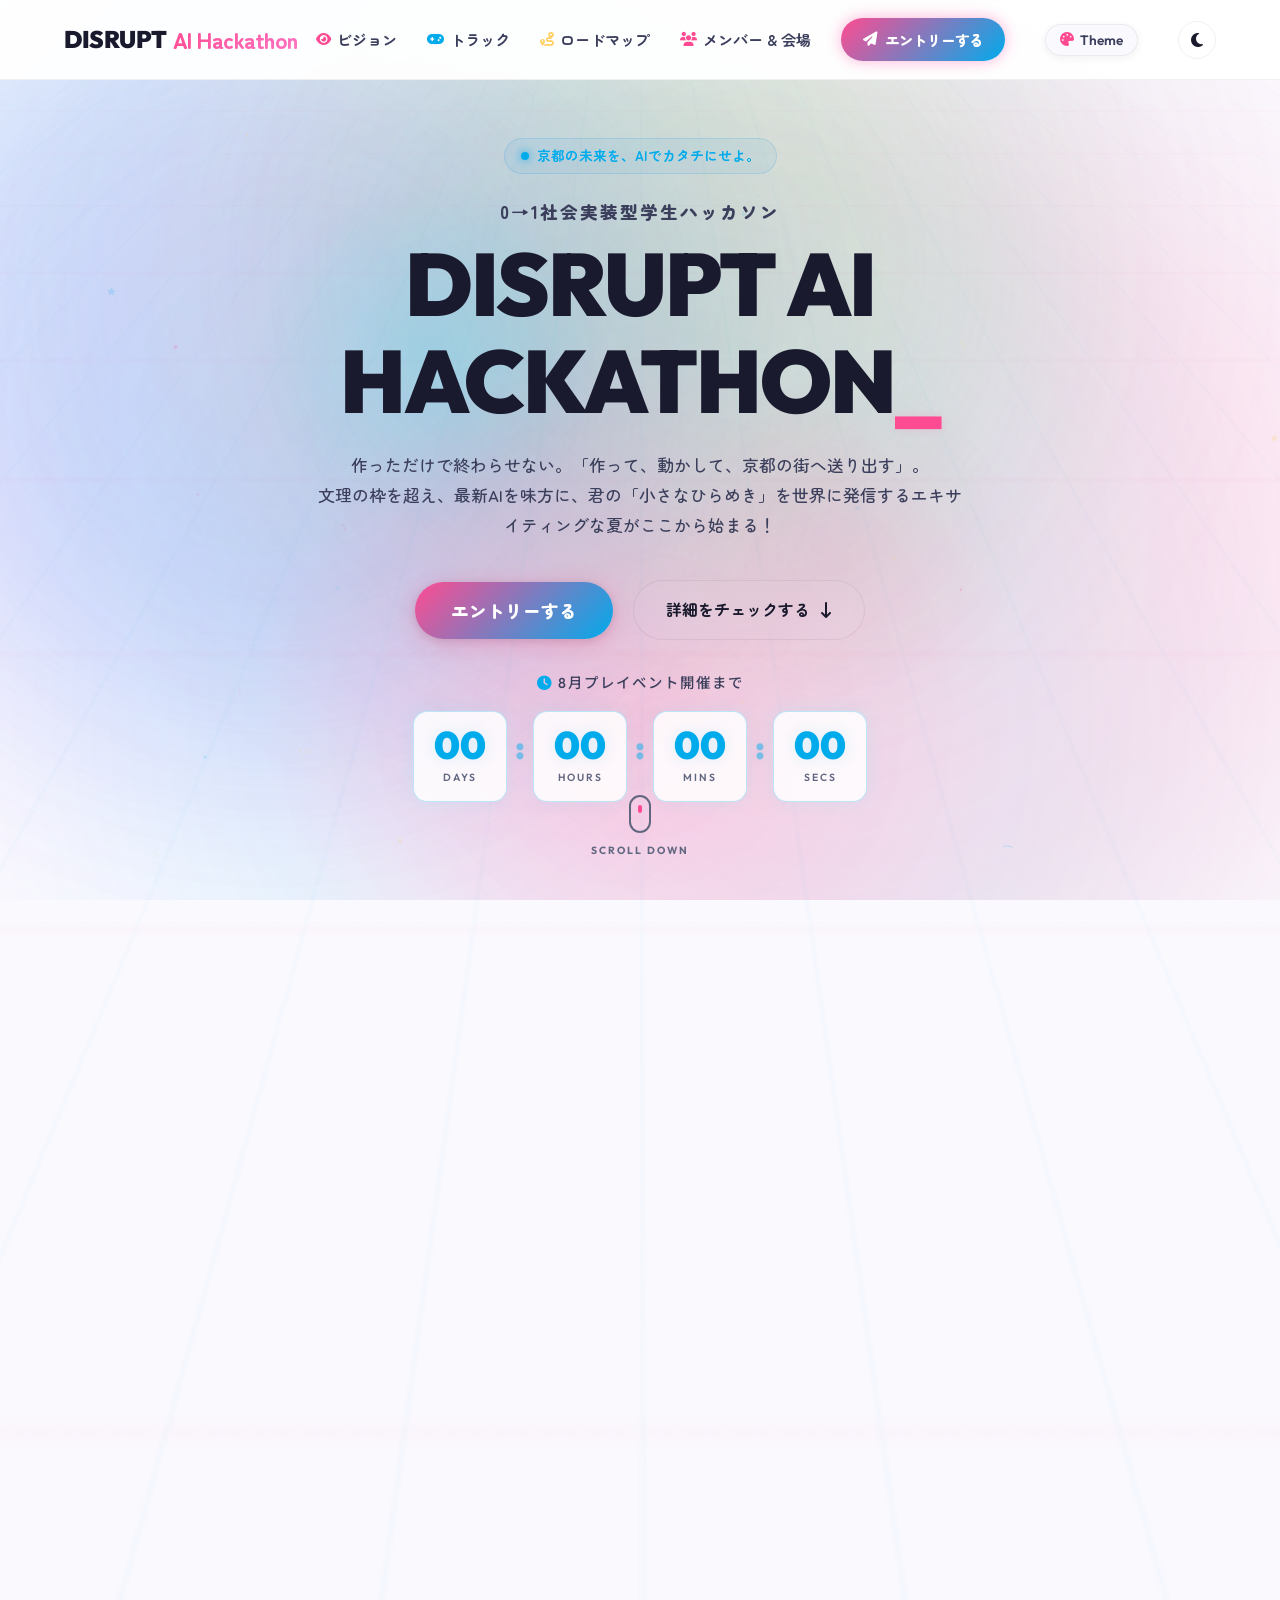
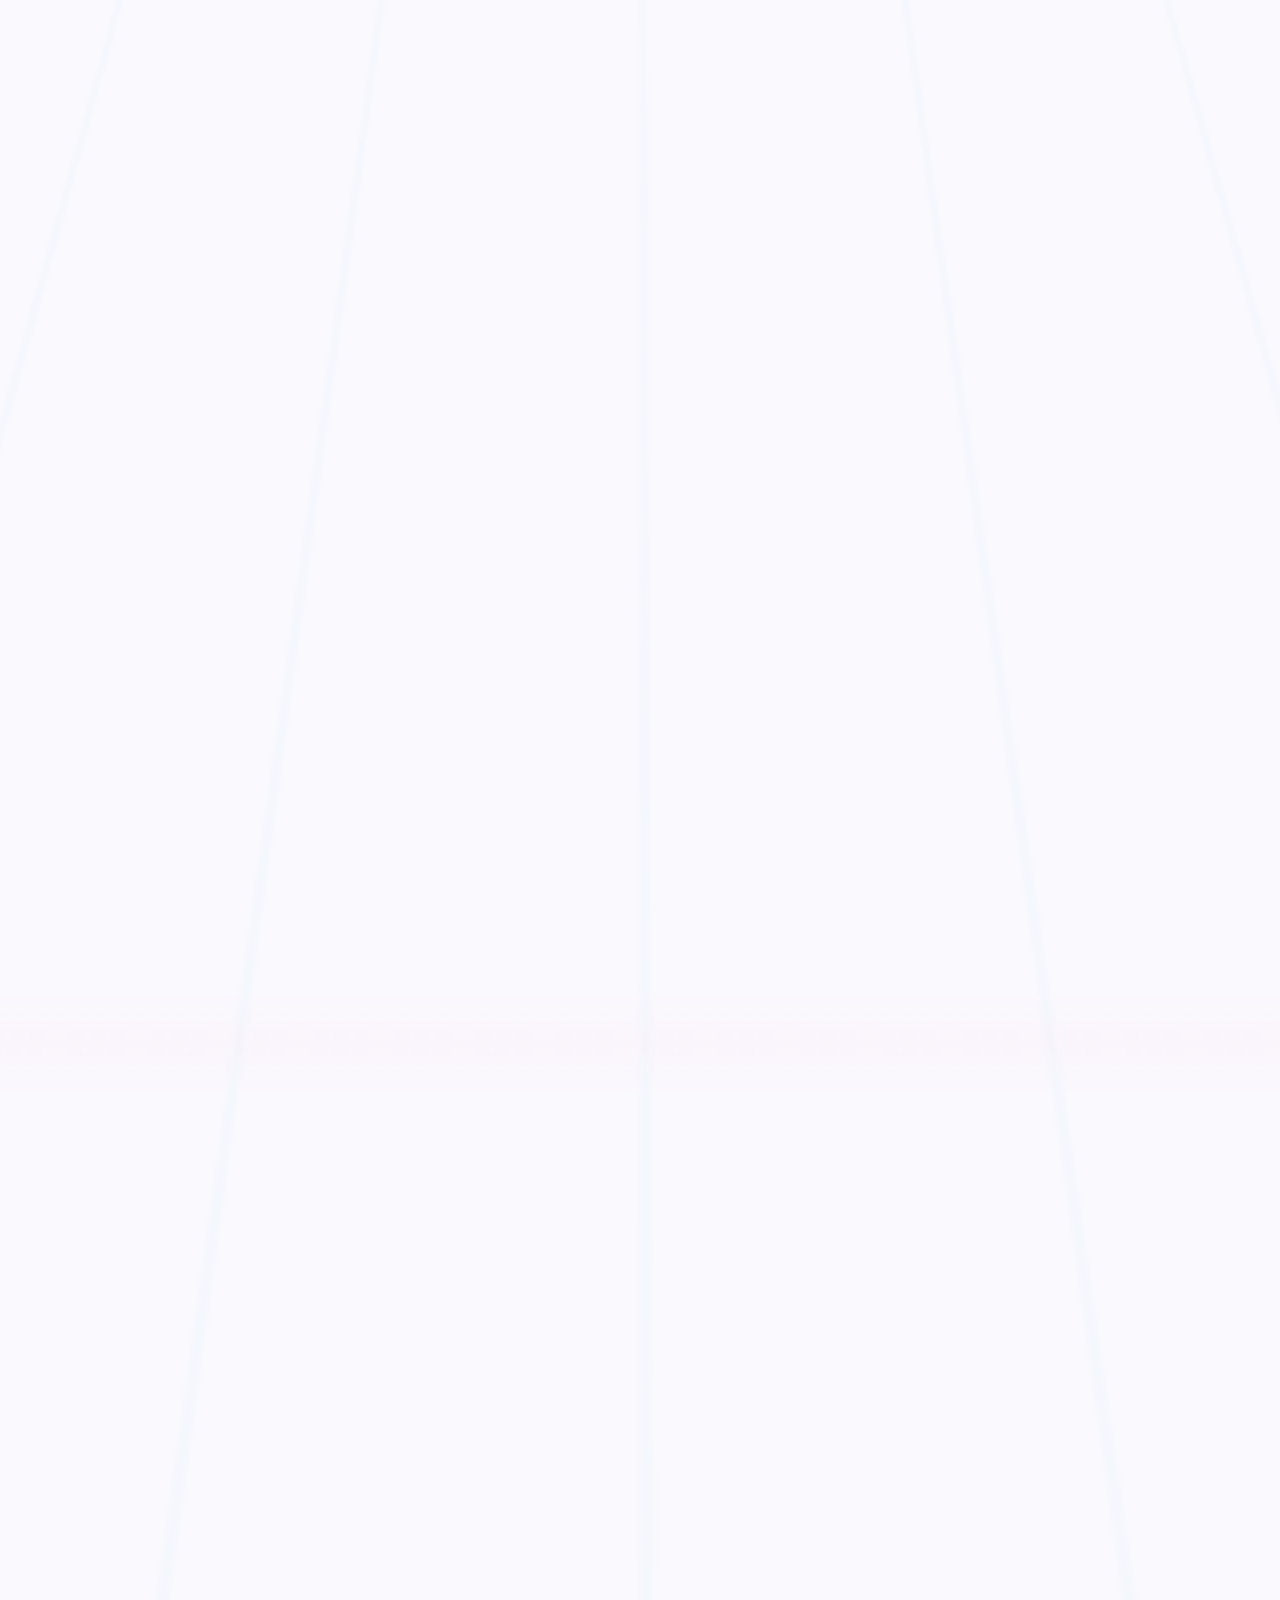
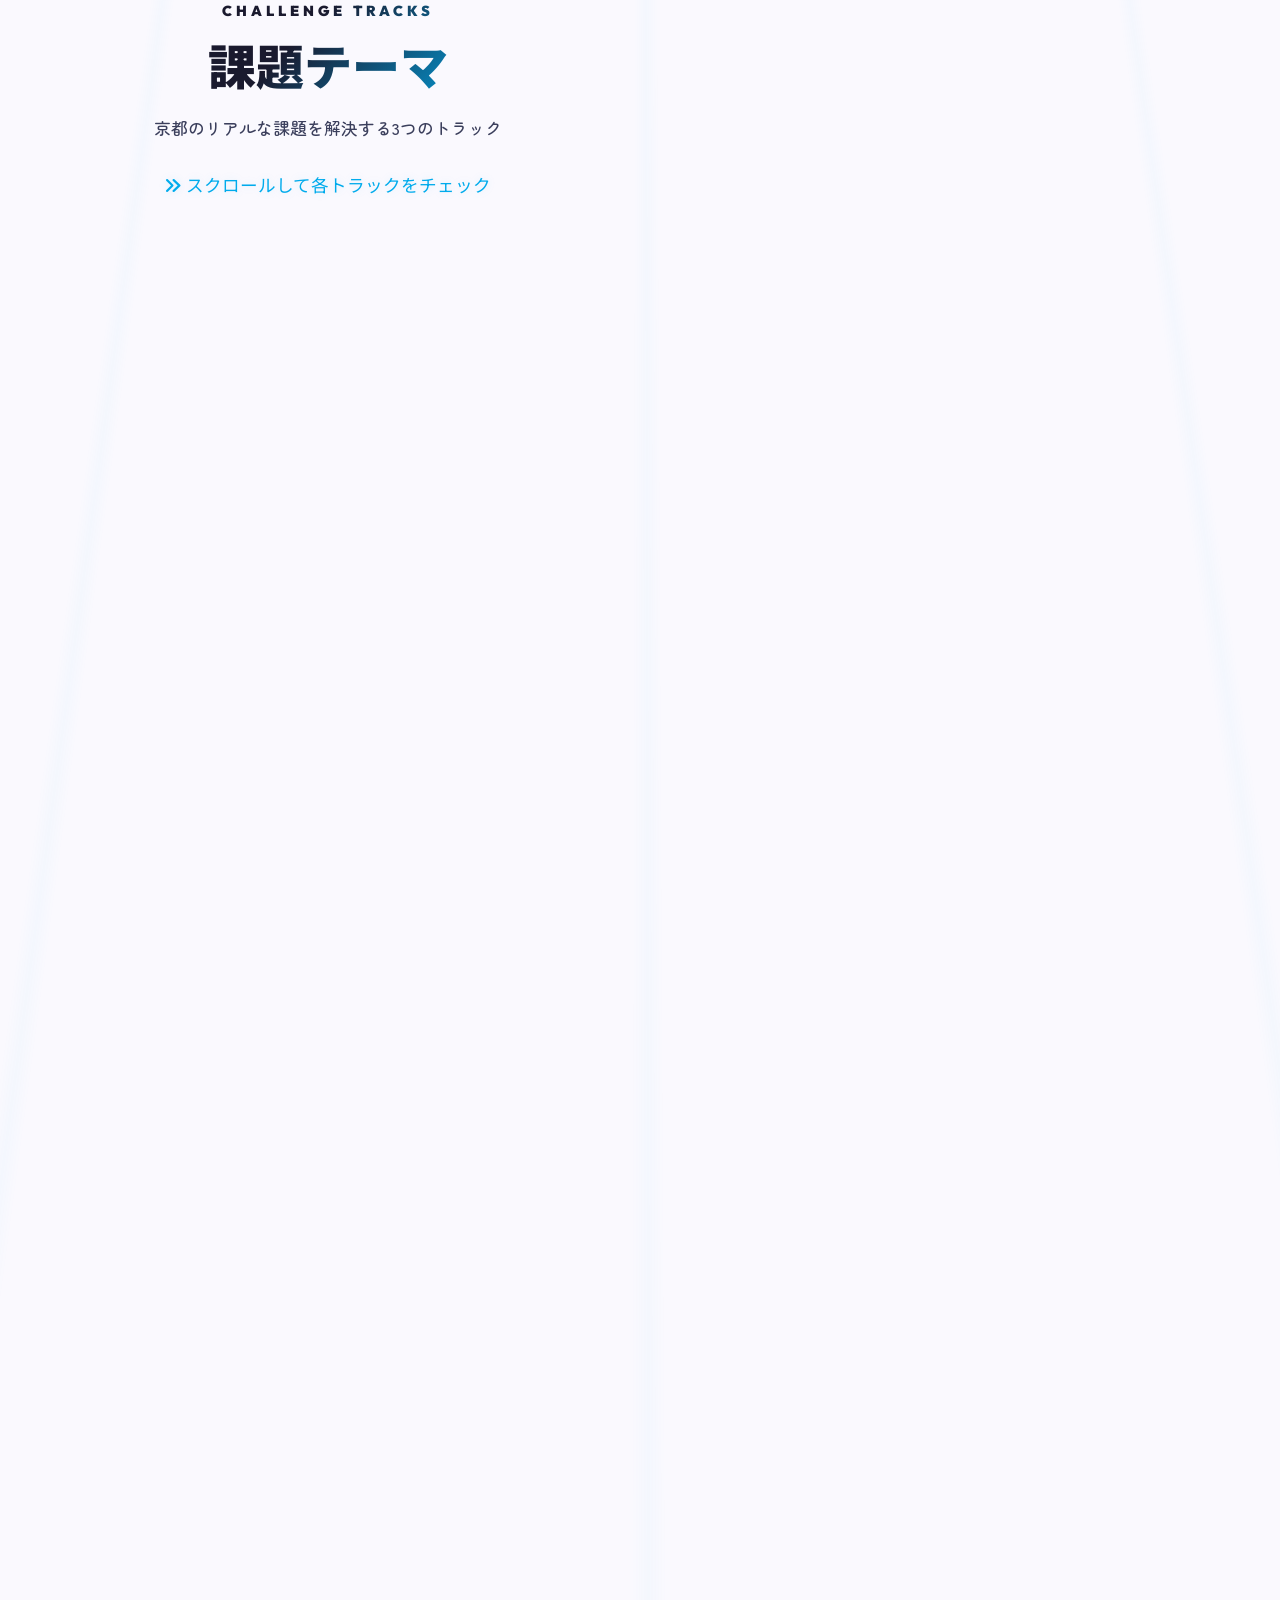
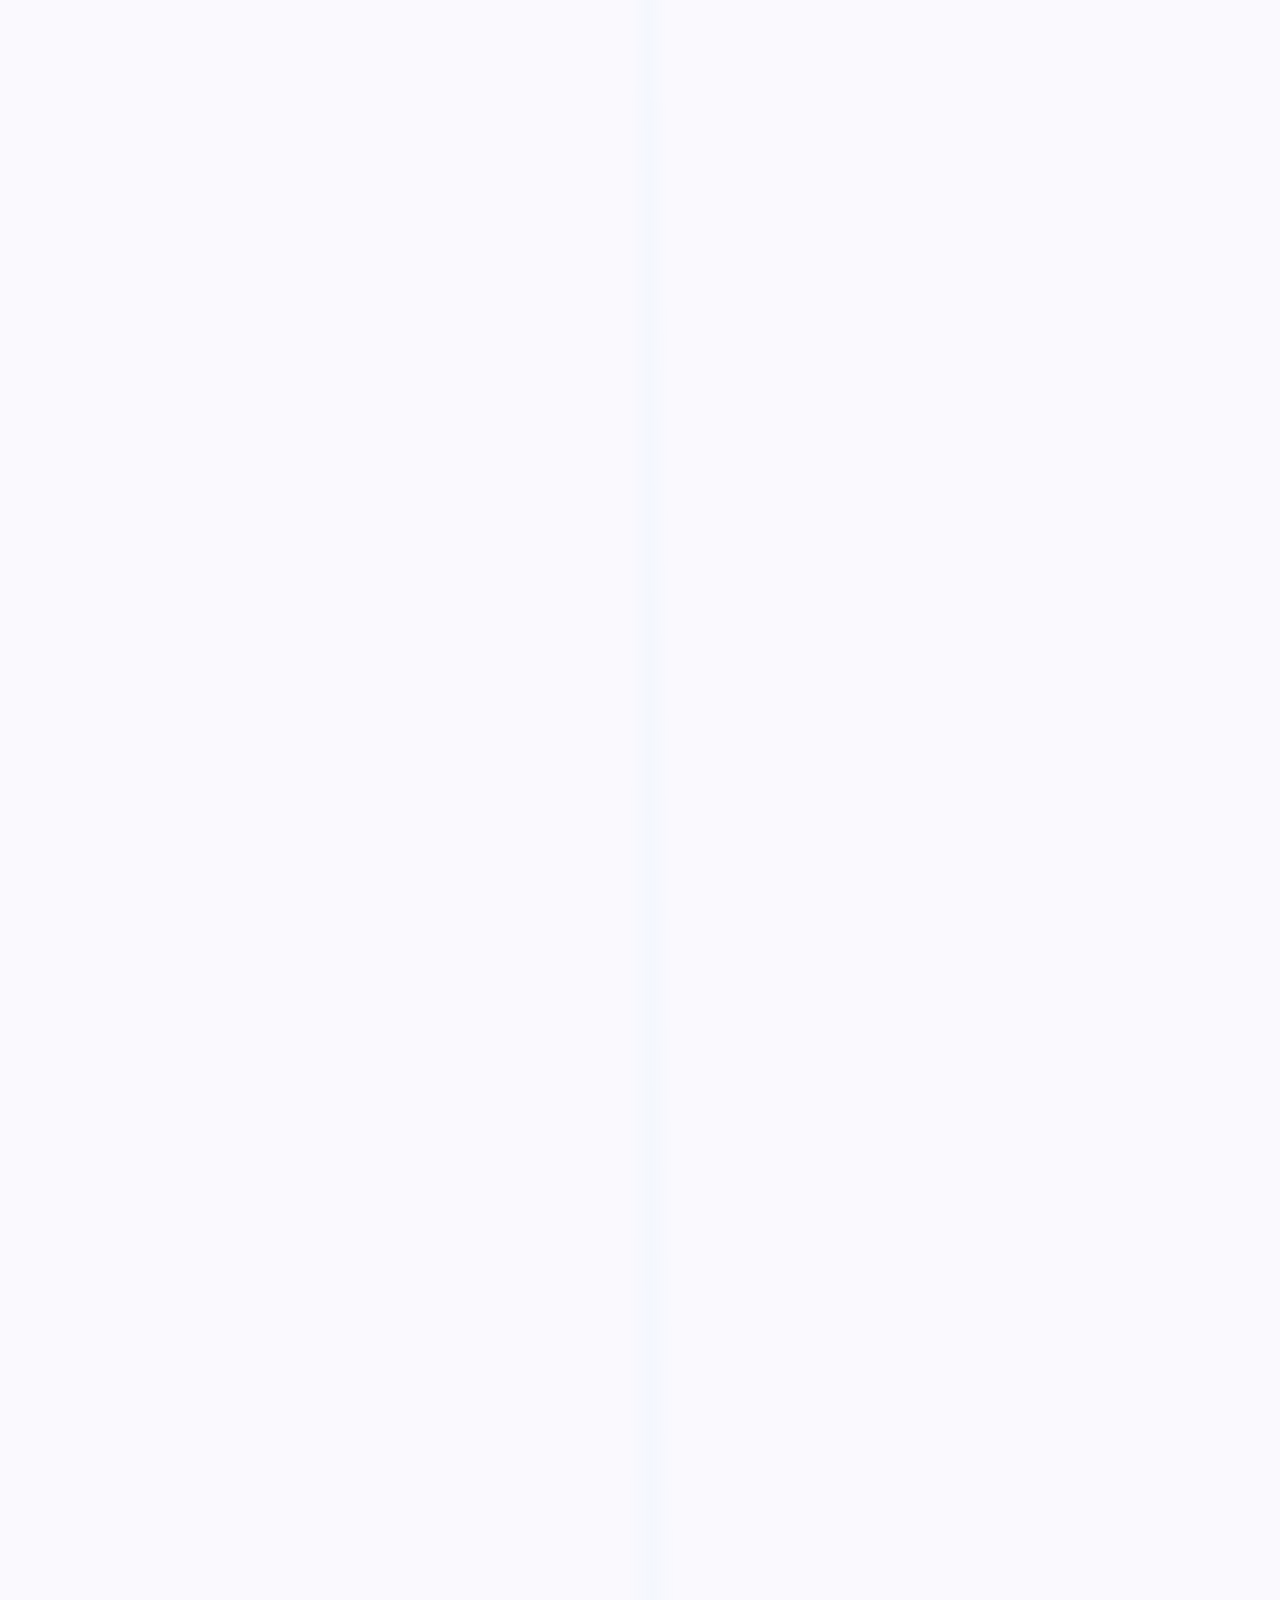
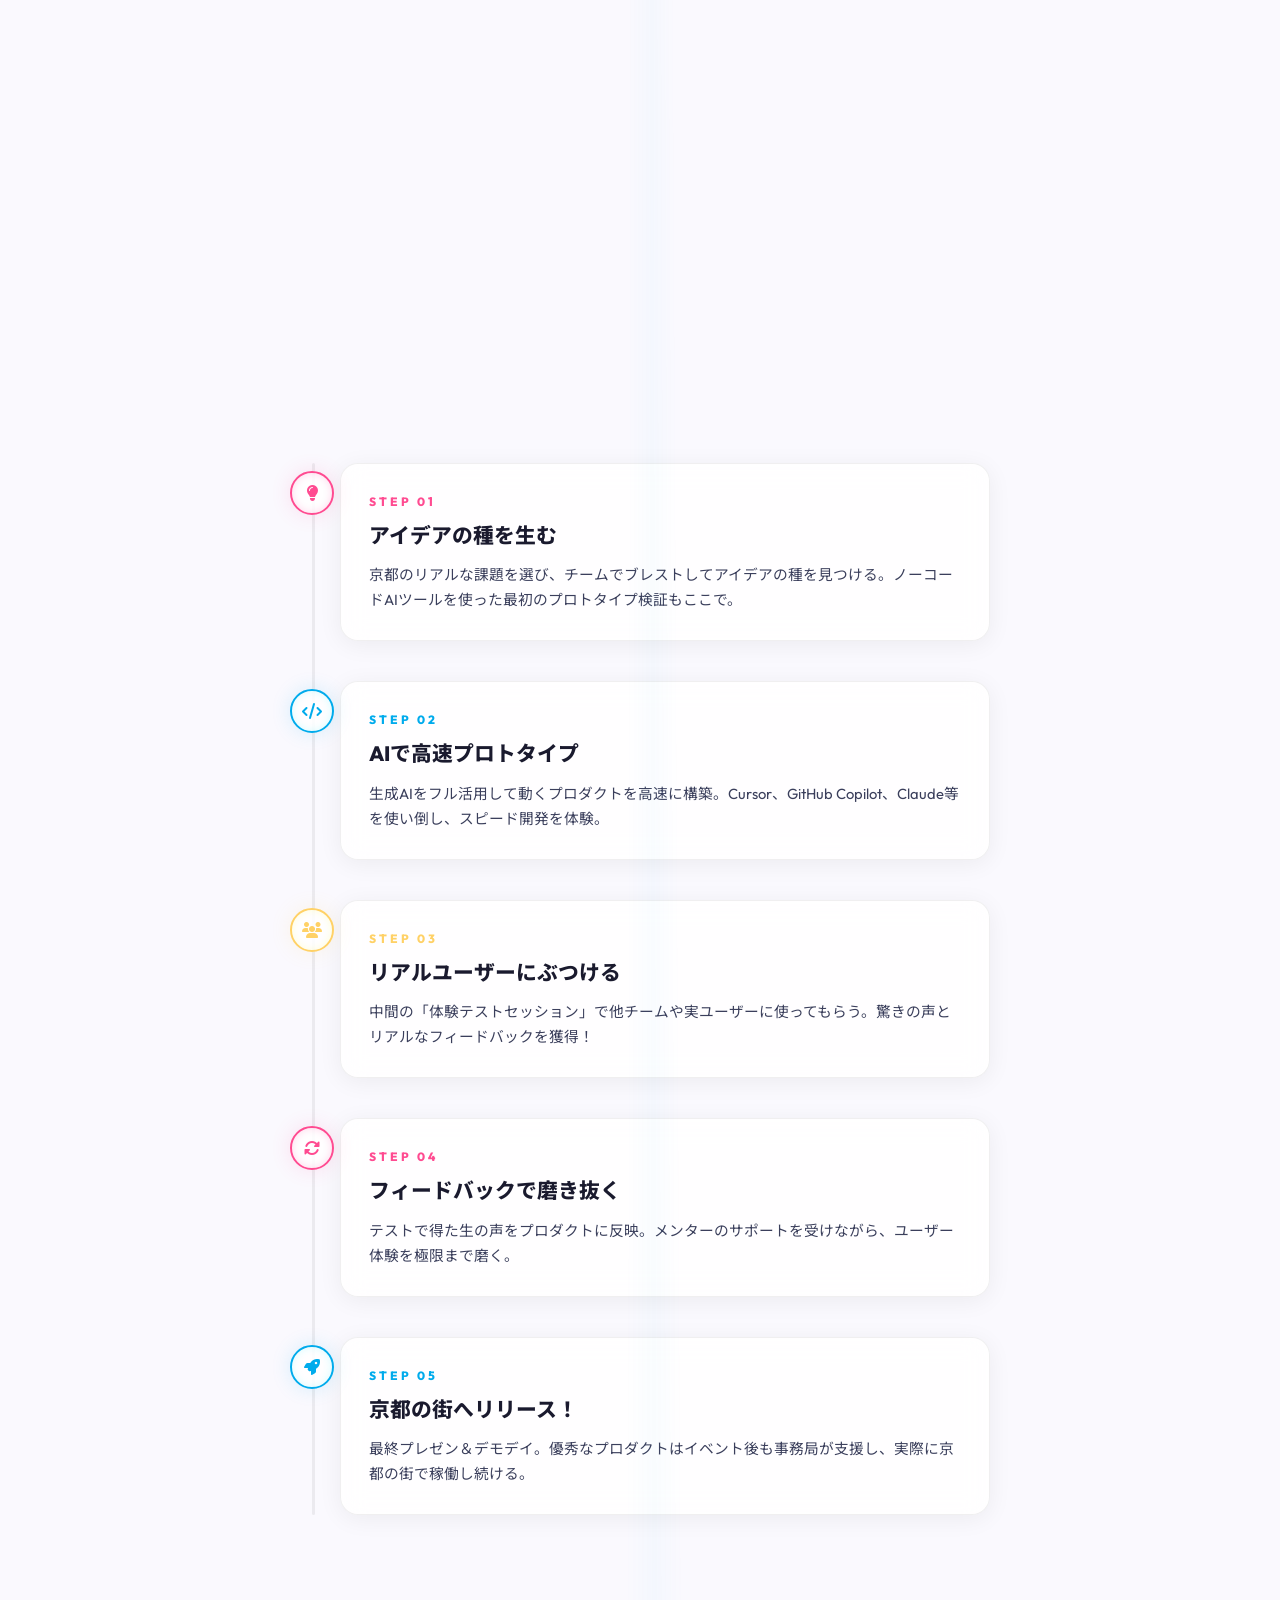
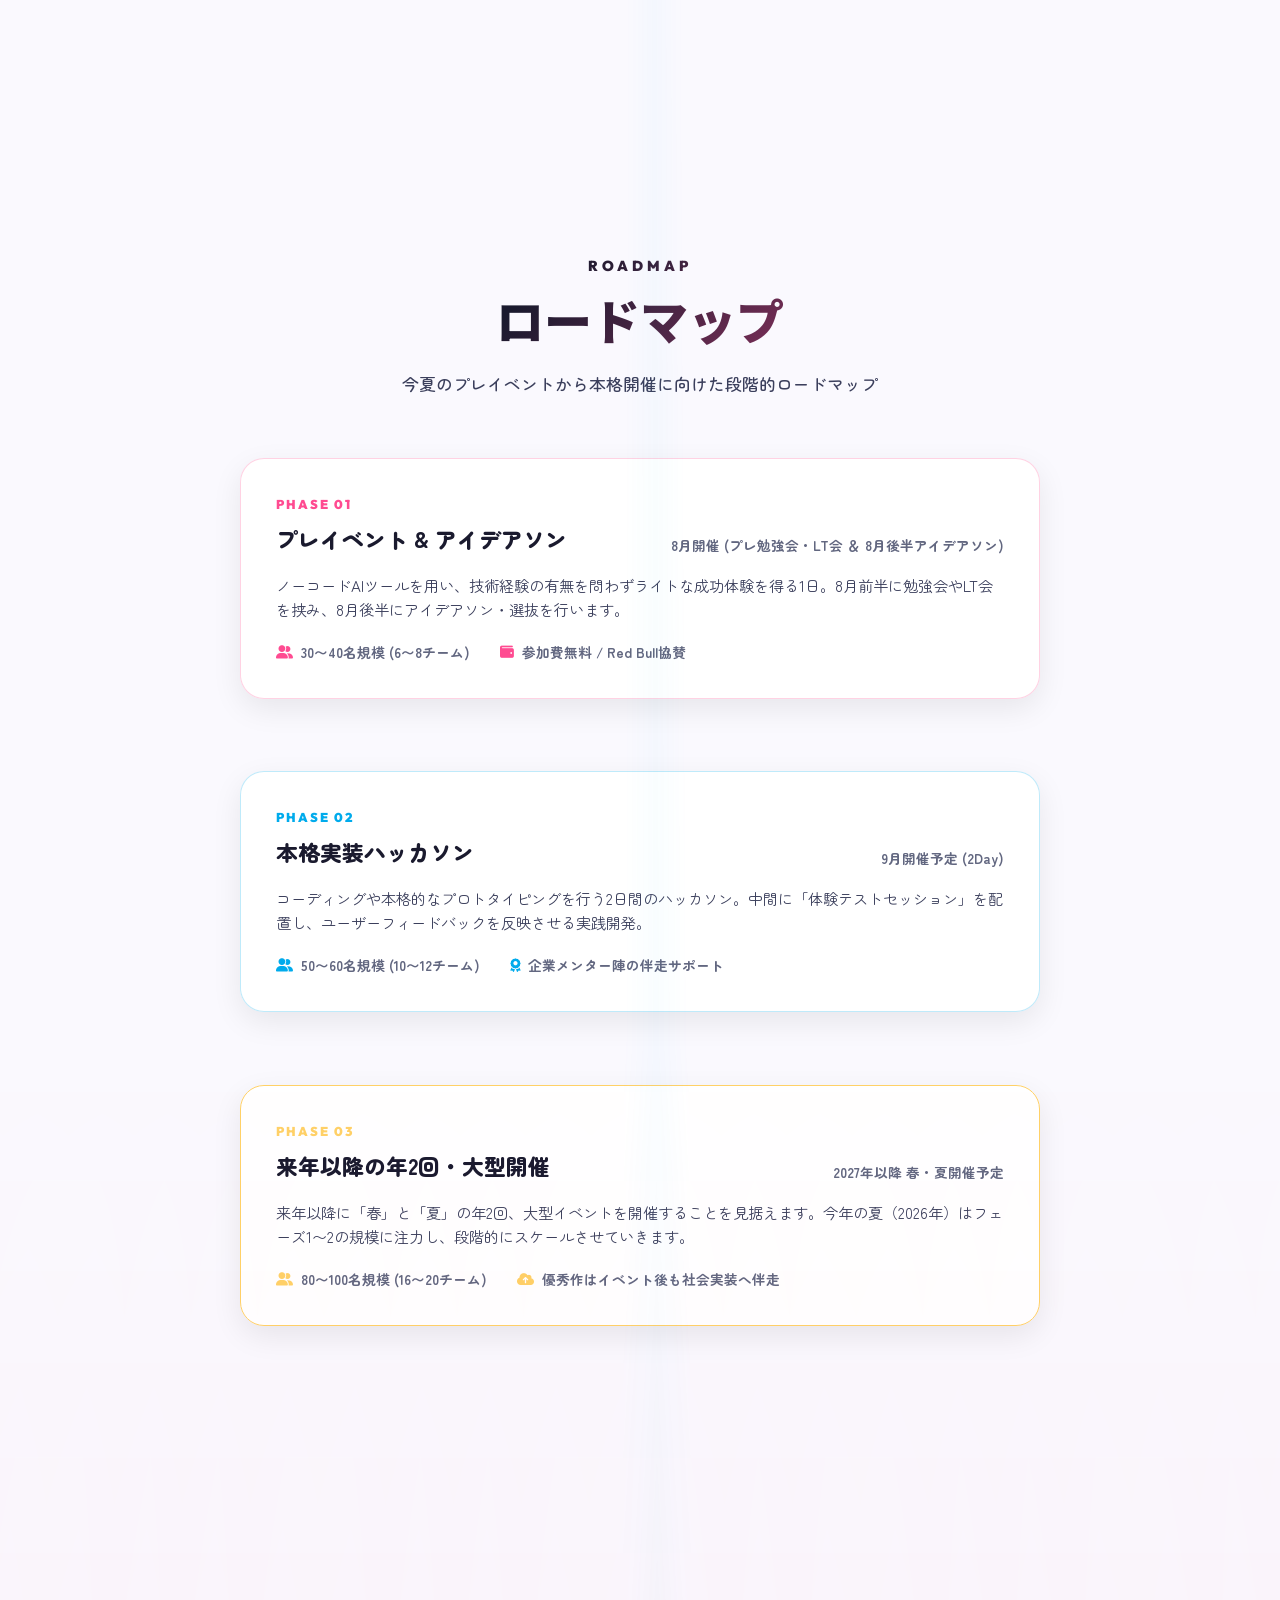
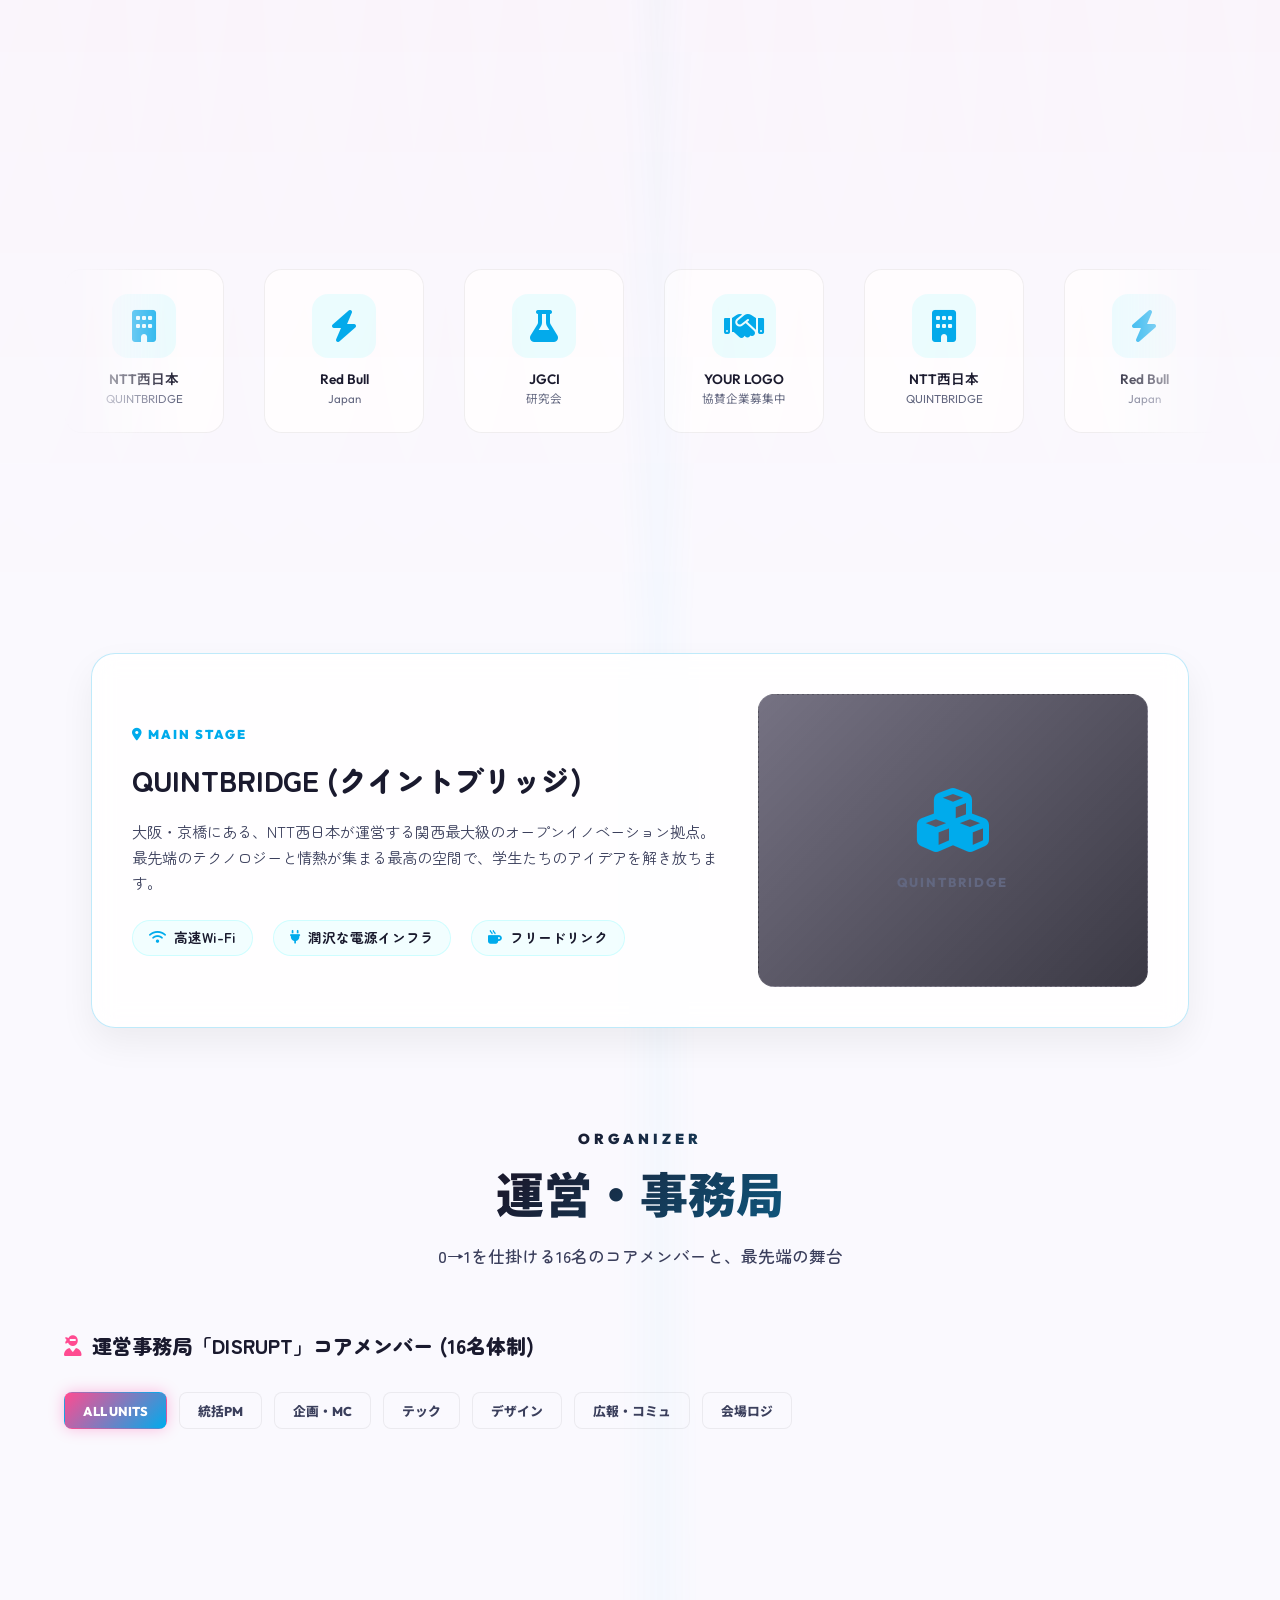
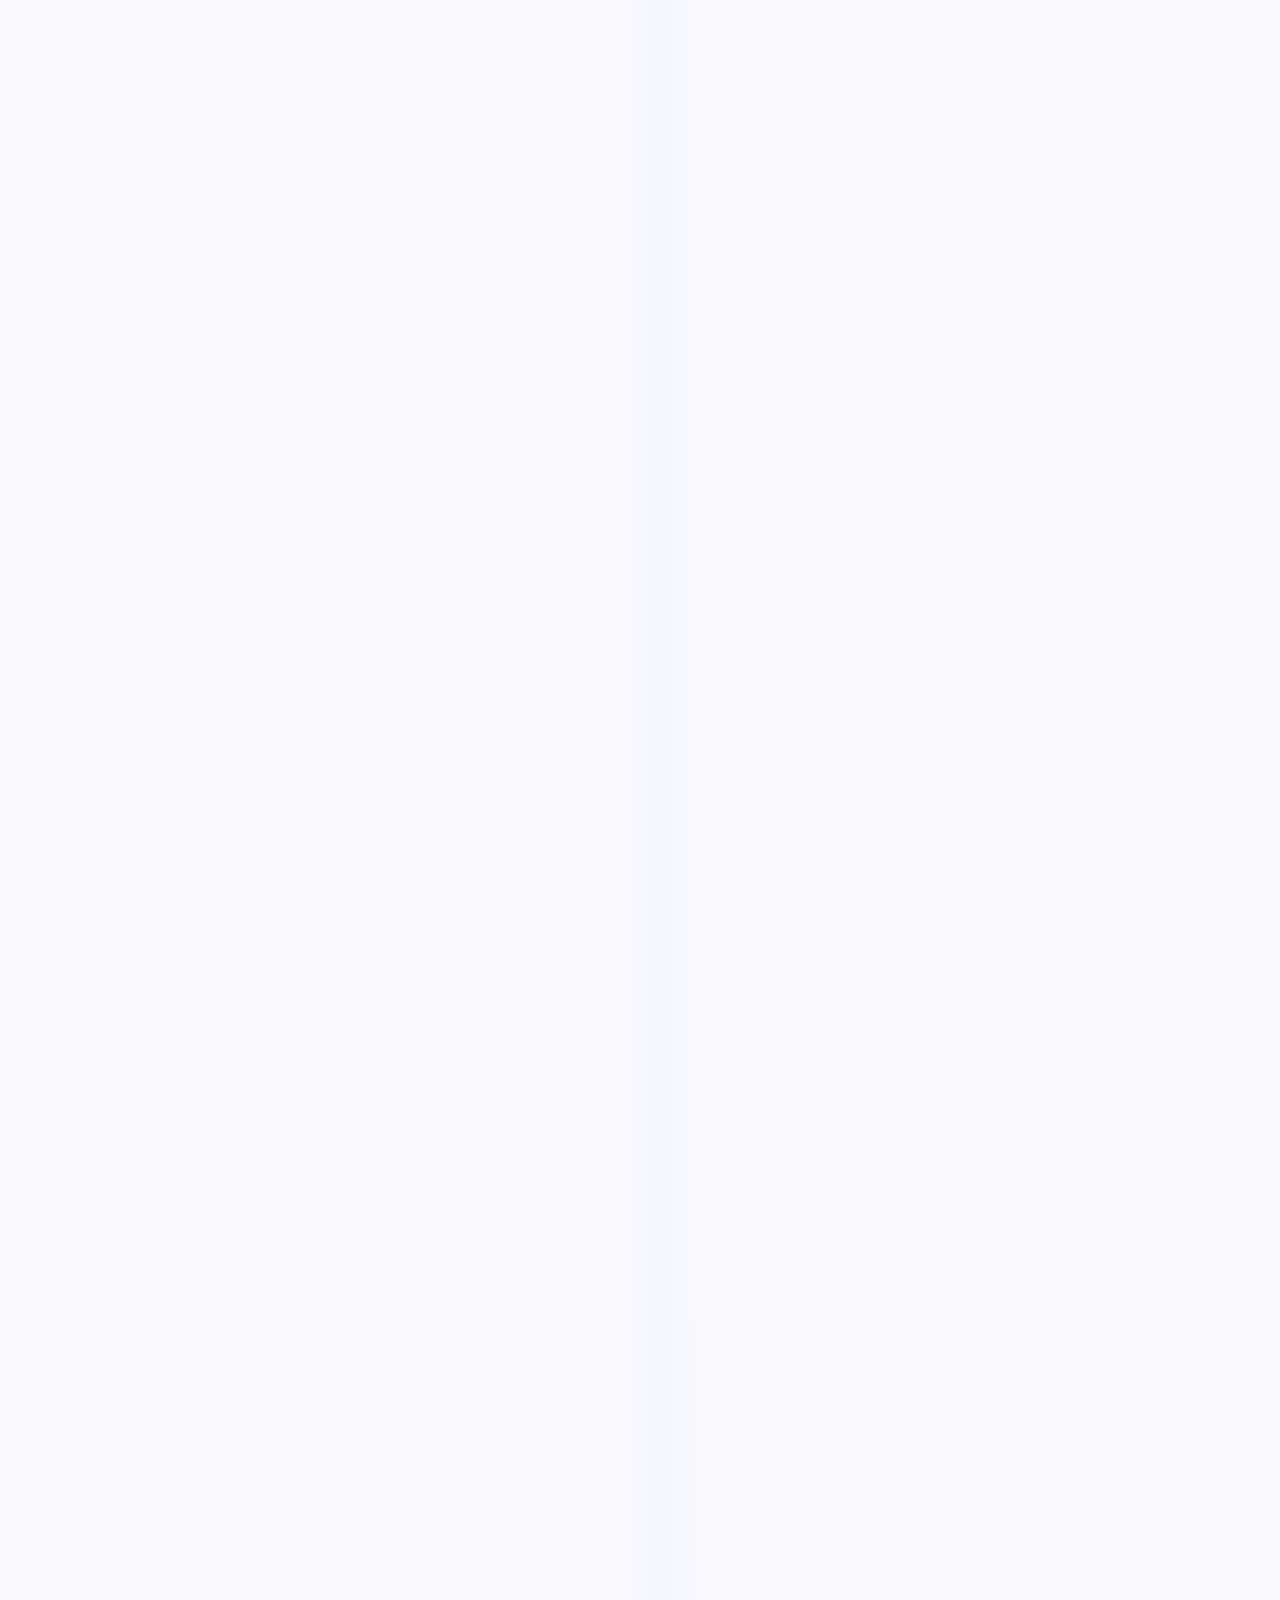
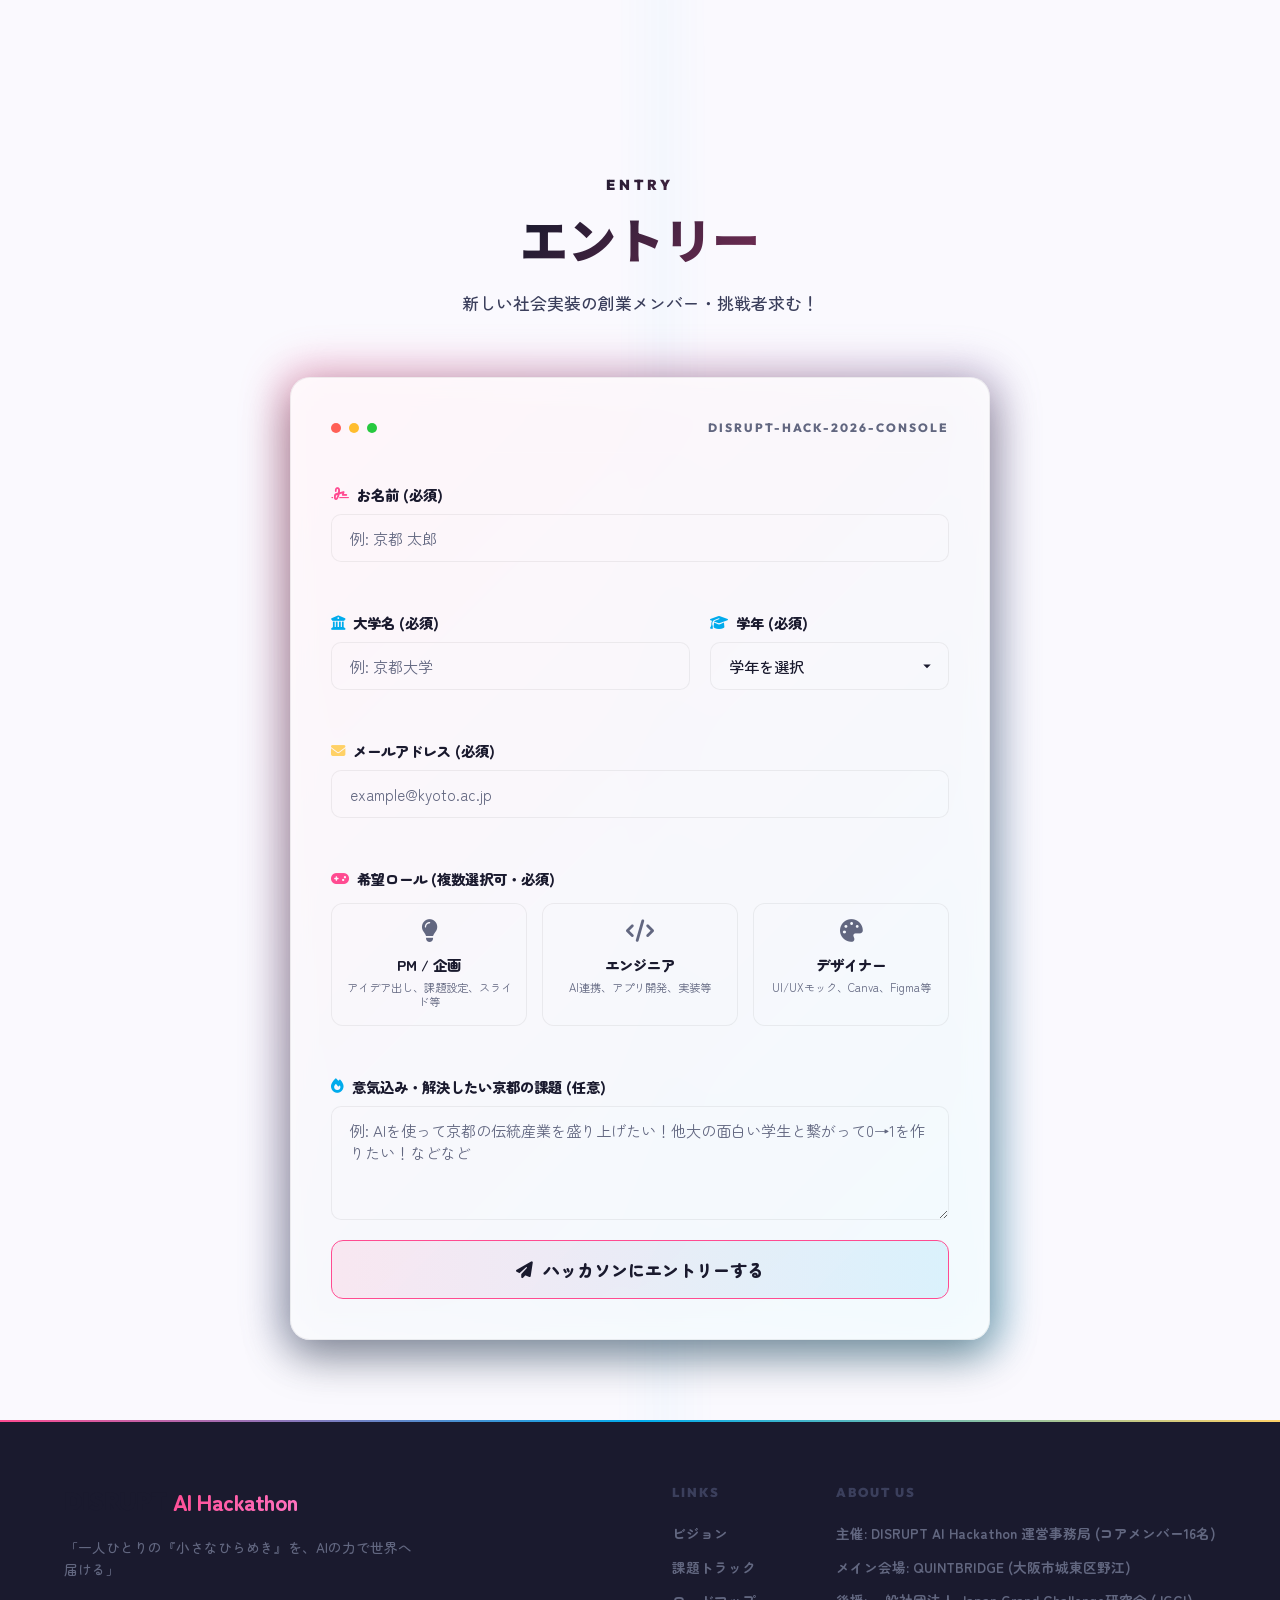
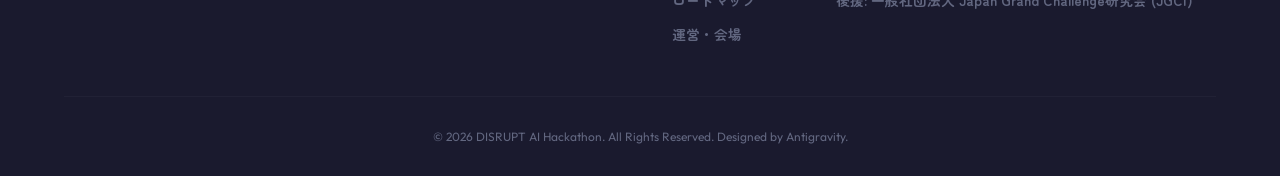
<file: index.html>
<!DOCTYPE html>
<html lang="ja">
<head>
  <meta charset="UTF-8">
  <meta name="viewport" content="width=device-width, initial-scale=1.0">
  <title>DISRUPT AI Hackathon (with KANSAI) | 関西学生文理共創AIハッカソン特設サイト</title>
  <meta name="description" content="関西の学生が生成AIを活用してリアルな地域課題を解決し、社会に実装する「DISRUPT AI Hackathon (with KANSAI)～Create Liberal＆Sciences～」特設サイト。">
  
  <!-- Google Fonts: Outfit & Noto Sans JP -->
  <link rel="preconnect" href="https://fonts.googleapis.com">
  <link rel="preconnect" href="https://fonts.gstatic.com" crossorigin>
  <link href="https://fonts.googleapis.com/css2?family=Noto+Sans+JP:wght@300;400;500;700;900&family=Outfit:wght@300;400;600;800;900&family=Zen+Maru+Gothic:wght@400;500;700;900&display=swap" rel="stylesheet">
  
  <!-- FontAwesome for cute icons -->
  <link rel="stylesheet" href="https://cdnjs.cloudflare.com/ajax/libs/font-awesome/6.4.0/css/all.min.css">
  
  <link rel="stylesheet" href="index.css?v=20">
</head>
<body>
  <script>
    (function() {
      const savedTheme = localStorage.getItem('theme');
      if (savedTheme === 'dark') {
        document.body.classList.add('dark-theme');
      }
      const savedPresetVars = localStorage.getItem('theme-preset-variables');
      if (savedPresetVars) {
        try {
          const vars = JSON.parse(savedPresetVars);
          const root = document.documentElement;
          for (const [key, val] of Object.entries(vars)) {
            root.style.setProperty(key, val);
          }
        } catch (e) {
          console.error("Error applying saved theme preset styles:", e);
        }
      }
    })();
  </script>

  <!-- Floating background blobs for light theme gorgeousness -->
  <div class="bg-blobs-container">
    <div class="bg-blob blob-1"></div>
    <div class="bg-blob blob-2"></div>
    <div class="bg-blob blob-3"></div>
    <div class="bg-blob blob-4"></div>
    <div class="bg-blob blob-5"></div>
  </div>

  <!-- 1. 空間突破 (Text Mask Zoom / mix-blend-mode: screen) -->
  <div class="zoom-mask-overlay" id="zoom-mask">
    <div class="mask-bg-black">
      <div class="loading-container" id="loading-container">
        <div class="loading-terminal-text">DISRUPT_CORE_INIT // CONNECTING...</div>
        <div class="cyber-loading-bar-wrap">
          <div class="cyber-loading-bar" id="loading-bar"></div>
        </div>
        <div class="loading-percentage" id="loading-percent">0%</div>
      </div>
      <h1 class="mask-text-white" id="mask-text">AI</h1>
    </div>
  </div>

  <!-- 5. SVGパスドローイング (セクション連結線) -->
  <svg class="scroll-svg-path-container" width="100" height="100%" viewBox="0 0 100 1000" preserveAspectRatio="none">
    <path id="scroll-circuit-path" d="M 50 0 L 50 150 L 10 300 L 10 450 L 90 600 L 90 750 L 50 900 L 50 1000" fill="none" stroke="url(#circuit-grad)" stroke-width="2.5"/>
    <defs>
      <linearGradient id="circuit-grad" x1="0%" y1="0%" x2="0%" y2="100%">
        <stop offset="0%" stop-color="#ff007f"/>
        <stop offset="50%" stop-color="#00f0ff"/>
        <stop offset="100%" stop-color="#fffb00"/>
      </linearGradient>
    </defs>
  </svg>
  
  <!-- Click Ripple Shockwave Container -->
  <div id="shockwave-container" class="shockwave-container"></div>
  
  <!-- Background Canvas for Cyber Kawaii Particles -->
  <canvas id="particles-canvas"></canvas>
  <div class="cyber-grid-overlay"></div>
  <div class="cyber-fog-overlay"></div>

  <!-- Header Navigation -->
  <header class="main-header">
    <div class="header-container">
      <a href="#" class="logo-text">
        <span class="logo-cyber">DISRUPT</span>
        <span class="logo-kawaii">AI Hackathon</span>
      </a>
      
      <button class="mobile-nav-toggle" aria-label="メニューを開く" id="nav-toggle">
        <span class="bar"></span>
        <span class="bar"></span>
        <span class="bar"></span>
      </button>

      <nav class="nav-menu" id="nav-menu">
        <ul>
          <li><a href="#vision" class="nav-link"><i class="fa-solid fa-eye text-pink"></i> ビジョン</a></li>
          <li><a href="#tracks" class="nav-link"><i class="fa-solid fa-gamepad text-cyan"></i> トラック</a></li>
          <li><a href="#timeline" class="nav-link"><i class="fa-solid fa-route text-yellow"></i> ロードマップ</a></li>
          <li><a href="#members" class="nav-link"><i class="fa-solid fa-users text-pink"></i> メンバー & 会場</a></li>
          <li><a href="#apply" class="nav-btn-apply"><i class="fa-solid fa-paper-plane"></i> エントリーする</a></li>
          <li>
            <div class="theme-dropdown-wrap" id="theme-dropdown-wrap">
              <button class="theme-dropdown-trigger" id="theme-dropdown-trigger" aria-label="テーマ選択" title="テーマを選択">
                <i class="fa-solid fa-palette"></i> Theme
              </button>
              <div class="theme-dropdown-menu" id="theme-dropdown-menu">
                <div class="theme-dropdown-header">
                  <span>🎨 テーマを選択 (50種類)</span>
                </div>
                <div class="theme-grid" id="theme-grid">
                  <!-- 50テーマがJSによって動的に生成される -->
                </div>
              </div>
            </div>
          </li>
          <li>
            <button id="theme-toggle" class="theme-toggle-btn" aria-label="テーマ切り替え" style="margin-left: 10px;">
              <i class="fa-solid fa-moon"></i>
            </button>
          </li>
        </ul>
      </nav>
    </div>
  </header>

  <!-- Hero Section -->
  <section class="hero-section" id="hero">
    <div class="hero-glow-cyan"></div>
    <div class="hero-glow-pink"></div>
    
    <div class="hero-content">
      <div class="tagline-badge">
        <span class="pulse-dot"></span>
        <span>京都の未来を、AIでカタチにせよ。</span>
      </div>
      
      <h1 class="hero-title">
        <span class="title-sub">0→1社会実装型学生ハッカソン</span>
        <span class="title-main-glow" id="hero-title-main">DISRUPT AI HACKATHON</span>
      </h1>
      
      <p class="hero-desc">
        作っただけで終わらせない。「作って、動かして、京都の街へ送り出す」。<br>
        文理の枠を超え、最新AIを味方に、君の「小さなひらめき」を世界に発信するエキサイティングな夏がここから始まる！
      </p>
      
      <div class="hero-ctas">
        <button id="hero-btn-apply" class="btn-primary-neon-cyber">
          <span class="btn-text">エントリーする</span>
          <span class="btn-shimmer"></span>
        </button>
        <a href="#vision" class="btn-secondary-cyber">
          詳細をチェックする <i class="fa-solid fa-arrow-down-long"></i>
        </a>
      </div>

      <!-- Countdown Timer -->
      <div class="countdown-wrap" id="countdown-wrap">
        <p class="countdown-label"><i class="fa-solid fa-clock text-cyan"></i> 8月プレイベント開催まで</p>
        <div class="countdown-units">
          <div class="countdown-unit">
            <span class="countdown-num" id="cd-days">00</span>
            <span class="countdown-tag">DAYS</span>
          </div>
          <div class="countdown-sep">:</div>
          <div class="countdown-unit">
            <span class="countdown-num" id="cd-hours">00</span>
            <span class="countdown-tag">HOURS</span>
          </div>
          <div class="countdown-sep">:</div>
          <div class="countdown-unit">
            <span class="countdown-num" id="cd-mins">00</span>
            <span class="countdown-tag">MINS</span>
          </div>
          <div class="countdown-sep">:</div>
          <div class="countdown-unit">
            <span class="countdown-num" id="cd-secs">00</span>
            <span class="countdown-tag">SECS</span>
          </div>
        </div>
      </div>
    </div>

    <div class="hero-scroll-indicator">
      <span class="mouse-icon">
        <span class="mouse-wheel"></span>
      </span>
      <span class="scroll-text">SCROLL DOWN</span>
    </div>
  </section>

  <!-- Vision Section with 2. Z-Axis Dive -->
  <section class="vision-section" id="vision">
    <div class="dive-viewport">
      <div class="dive-container">
        <div class="container dive-content">
          <div class="section-header fade-in-mobile">
            <h2 class="section-title text-glow-pink"><span class="title-en">VISION</span>ビジョン</h2>
            <p class="section-subtitle">なぜ今、京都でAIハッカソンなのか？</p>
          </div>

          <div class="kyoto-problem-box glass-card dive-card fade-in-mobile" data-depth="1">
            <div class="box-icon-wrap">
              <i class="fa-solid fa-city problem-icon"></i>
            </div>
            <div class="problem-content">
              <h3 class="problem-title">「大学のまち京都」が抱える深刻な若者流出問題</h3>
              <p class="problem-text">
                京都は人口の約10％が大学生という全国屈指の学生街でありながら、卒業と同時に多くの頭脳が東京や大阪へ流出しています。
                その最大の要因は、最先端の技術を実践し、自分の手で0からプロダクトを生み出して「社会に実装する」ようなイノベーションコミュニティが不足していることにあります。
                私たちは、AIの力でこの「社会実装の壁」を突破します！
              </p>
            </div>
          </div>

          <div class="usp-grid">
            <!-- USP 1 -->
            <div class="usp-card glass-card dive-card fade-in-mobile" data-usp="1" data-depth="2">
              <div class="usp-header">
                <span class="usp-num">01</span>
                <div class="usp-icon-box pink-glow">
                  <i class="fa-solid fa-heart-pulse"></i>
                </div>
              </div>
              <h3 class="usp-title">成果物が生き続ける<br><span class="highlight-pink">「Living Product」</span></h3>
              <p class="usp-desc">
                「作って、審査されて終わり」の使い捨てハッカソンはもう古い！優秀なプロダクトはイベント終了後も、事務局がホスティングや運用をサポート。実際に京都の街で稼働させ続けます。
              </p>
            </div>

            <!-- USP 2 -->
            <div class="usp-card glass-card dive-card fade-in-mobile" data-usp="2" data-depth="3">
              <div class="usp-header">
                <span class="usp-num">02</span>
                <div class="usp-icon-box cyan-glow">
                  <i class="fa-solid fa-gamepad"></i>
                </div>
              </div>
              <h3 class="usp-title">感情を揺さぶるリアルバトル<br><span class="highlight-cyan">「Live User Testing」</span></h3>
              <p class="usp-desc">
                きれいなスライドだけのプレゼン審査ではなく、中間発表で他のチーム同士や一般ユーザーが実際にアプリを使い合う「体験テストセッション」を配置。リアルなフィードバック獲得数が審査に直撃！
              </p>
            </div>

            <!-- USP 3 -->
            <div class="usp-card glass-card dive-card fade-in-mobile" data-usp="3" data-depth="4">
              <div class="usp-header">
                <span class="usp-num">03</span>
                <div class="usp-icon-box yellow-glow">
                  <i class="fa-solid fa-bolt"></i>
                </div>
              </div>
              <h3 class="usp-title">文理協働の科学<br><span class="highlight-yellow">「0→1 Team Synergy」</span></h3>
              <p class="usp-desc">
                PM(企画・文系) × エンジニア(理系) × デザイナーを運営が科学的にマッチング。誰もが「自分の得意領域」で主役として輝ける最強のコラボレーションを体験できます。
              </p>
            </div>
          </div>
        </div>
      </div>
    </div>
  </section>

  <!-- 3. Challenge Tracks Section (Horizontal Scroll / Scrolljacking) -->
  <section class="tracks-section-horizontal-wrap" id="tracks">
    <div class="tracks-sticky-box">
      <div class="tracks-horizontal-container" id="tracks-horizontal-container">
        
        <!-- Track Intro Slide -->
        <div class="track-slide intro-slide">
          <div class="slide-inner">
            <div class="section-header fade-in-mobile">
              <h2 class="section-title text-glow-cyan"><span class="title-en">CHALLENGE TRACKS</span>課題テーマ</h2>
              <p class="section-subtitle">京都のリアルな課題を解決する3つのトラック</p>
              <div class="swipe-hint"><i class="fa-solid fa-angles-right"></i> スクロールして各トラックをチェック</div>
            </div>
          </div>
        </div>

        <!-- Track A Slide -->
        <div class="track-slide">
          <div class="track-card-horizontal glass-card fade-in-mobile">
            <span class="track-badge-tag pink">THEME A</span>
            <h3 class="track-title-detail">スマート観光・地域活性化</h3>
            <div class="track-meta">
              <div class="meta-item"><span class="meta-label">課題:</span>一部の有名観光エリアへのオーバーツーリズム混雑と、周辺の隠れた名店・商店街の認知不足。</div>
              <div class="meta-item"><span class="meta-label">解決アプローチ:</span>AIを用いて観光客のリアルタイムな気分や混雑状況を分析し、「今行くべき隠れた京都の魅力」をパーソナライズ提案。回遊と消費を楽しく促進するツール。</div>
            </div>
            <div class="track-example">
              <h4>💡 アイデア・アウトプット例</h4>
              <ul>
                <li><i class="fa-solid fa-star text-pink"></i> 混雑検知と連動してゲリラクーポンを発行するAIチャットボット</li>
                <li><i class="fa-solid fa-star text-pink"></i> 観光客の「今の気分」に応じたディープな裏道ルート自動提案アプリ</li>
              </ul>
            </div>
          </div>
        </div>

        <!-- Track B Slide -->
        <div class="track-slide">
          <div class="track-card-horizontal glass-card fade-in-mobile">
            <span class="track-badge-tag cyan">THEME B</span>
            <h3 class="track-title-detail">AI職人アシスタント＆グローバル発信</h3>
            <div class="track-meta">
              <div class="meta-item"><span class="meta-label">課題:</span>後継者不足が進む京都の伝統産業。そして、海外向けマーケティングや魅力発信ノウハウの不足。</div>
              <div class="meta-item"><span class="meta-label">解決アプローチ:</span>職人の技術や暗黙知を学習させた対話型AIアシスタントの構築、または多言語での魅力発信・越境ECマーケティングを半自動化するクリエイティブAIツールの開発。</div>
            </div>
            <div class="track-example">
              <h4>💡 アイデア・アウトプット例</h4>
              <ul>
                <li><i class="fa-solid fa-star text-cyan"></i> 伝統工芸の「技」やニュアンスを言語化して教えるAI職人チャット</li>
                <li><i class="fa-solid fa-star text-cyan"></i> 写真一枚から海外ウケする製品説明文と海外広告を即座に生成するAI</li>
              </ul>
            </div>
          </div>
        </div>

        <!-- Track C Slide -->
        <div class="track-slide">
          <div class="track-card-horizontal glass-card fade-in-mobile">
            <span class="track-badge-tag yellow">THEME C</span>
            <h3 class="track-title-detail">超大学スマートハブ</h3>
            <div class="track-meta">
              <div class="meta-item"><span class="meta-label">課題:</span>京都に15万人もの学生が集まりながら、大学ごとのセクショナリズムや日常的な他校・文理連携が希薄。</div>
              <div class="meta-item"><span class="meta-label">解決アプローチ:</span>学術的関心や趣味、地域活動への興味をもとに、大学の枠を超えてAIがマッチング。共同プロジェクトやサークル活動を自発的に誘発するプラットフォーム。</div>
            </div>
            <div class="track-example">
              <h4>💡 アイデア・アウトプット例</h4>
              <ul>
                <li><i class="fa-solid fa-star text-yellow"></i> アイデアの種を投げると相性の良い異分野の学生を推薦するAIハブ</li>
                <li><i class="fa-solid fa-star text-yellow"></i> 地域の空き家活用やプロジェクトメンバーをマッチングするAI仲介エージェント</li>
              </ul>
            </div>
          </div>
        </div>

      </div>
    </div>
  </section>

  <!-- Experience Flow Section (replaces old AI Core Activation) -->
  <section class="experience-flow-section" id="experience-flow">
    <div class="container">
      <div class="section-header fade-in-target">
        <h2 class="section-title text-glow-cyan"><span class="title-en">EXPERIENCE FLOW</span>参加者の体験フロー</h2>
        <p class="section-subtitle">アイデアの種が京都の街で動き出すまでの5ステップ</p>
      </div>

      <div class="flow-timeline">
        <div class="flow-progress-track">
          <div class="flow-progress-fill" id="flow-progress-fill"></div>
        </div>

        <div class="flow-step fade-in-target" data-step="1">
          <div class="flow-node">
            <div class="flow-node-dot active"><i class="fa-solid fa-lightbulb"></i></div>
          </div>
          <div class="flow-card glass-card">
            <span class="flow-step-num pink">STEP 01</span>
            <h3 class="flow-step-title">アイデアの種を生む</h3>
            <p class="flow-step-desc">京都のリアルな課題を選び、チームでブレストしてアイデアの種を見つける。ノーコードAIツールを使った最初のプロトタイプ検証もここで。</p>
          </div>
        </div>

        <div class="flow-step fade-in-target" data-step="2">
          <div class="flow-node">
            <div class="flow-node-dot"><i class="fa-solid fa-code"></i></div>
          </div>
          <div class="flow-card glass-card">
            <span class="flow-step-num cyan">STEP 02</span>
            <h3 class="flow-step-title">AIで高速プロトタイプ</h3>
            <p class="flow-step-desc">生成AIをフル活用して動くプロダクトを高速に構築。Cursor、GitHub Copilot、Claude等を使い倒し、スピード開発を体験。</p>
          </div>
        </div>

        <div class="flow-step fade-in-target" data-step="3">
          <div class="flow-node">
            <div class="flow-node-dot"><i class="fa-solid fa-users"></i></div>
          </div>
          <div class="flow-card glass-card">
            <span class="flow-step-num yellow">STEP 03</span>
            <h3 class="flow-step-title">リアルユーザーにぶつける</h3>
            <p class="flow-step-desc">中間の「体験テストセッション」で他チームや実ユーザーに使ってもらう。驚きの声とリアルなフィードバックを獲得！</p>
          </div>
        </div>

        <div class="flow-step fade-in-target" data-step="4">
          <div class="flow-node">
            <div class="flow-node-dot"><i class="fa-solid fa-rotate"></i></div>
          </div>
          <div class="flow-card glass-card">
            <span class="flow-step-num pink">STEP 04</span>
            <h3 class="flow-step-title">フィードバックで磨き抜く</h3>
            <p class="flow-step-desc">テストで得た生の声をプロダクトに反映。メンターのサポートを受けながら、ユーザー体験を極限まで磨く。</p>
          </div>
        </div>

        <div class="flow-step fade-in-target" data-step="5">
          <div class="flow-node">
            <div class="flow-node-dot"><i class="fa-solid fa-rocket"></i></div>
          </div>
          <div class="flow-card glass-card">
            <span class="flow-step-num cyan">STEP 05</span>
            <h3 class="flow-step-title">京都の街へリリース！</h3>
            <p class="flow-step-desc">最終プレゼン＆デモデイ。優秀なプロダクトはイベント後も事務局が支援し、実際に京都の街で稼働し続ける。</p>
          </div>
        </div>
      </div>
    </div>
  </section>

  <!-- Roadmap Section with 9. 3D Card Stack (Sticky Stacking) -->
  <section class="timeline-section-stack" id="timeline">
    <div class="container">
      <div class="section-header fade-in-mobile">
        <h2 class="section-title text-glow-pink"><span class="title-en">ROADMAP</span>ロードマップ</h2>
        <p class="section-subtitle">今夏のプレイベントから本格開催に向けた段階的ロードマップ</p>
      </div>

      <div class="timeline-stack-container">
        <!-- Phase 1 -->
        <div class="timeline-step-stack glass-card fade-in-mobile active" data-phase="1">
          <div class="step-num pink">PHASE 01</div>
          <div class="step-header">
            <h3 class="step-title">プレイベント & アイデアソン</h3>
            <span class="step-date">8月開催 (プレ勉強会・LT会 ＆ 8月後半アイデアソン)</span>
          </div>
          <div class="step-body">
            <p class="step-desc">ノーコードAIツールを用い、技術経験の有無を問わずライトな成功体験を得る1日。8月前半に勉強会やLT会を挟み、8月後半にアイデアソン・選抜を行います。</p>
            <div class="step-meta">
              <span><i class="fa-solid fa-user-group text-pink"></i> 30〜40名規模 (6〜8チーム)</span>
              <span><i class="fa-solid fa-wallet text-pink"></i> 参加費無料 / Red Bull協賛</span>
            </div>
          </div>
        </div>

        <!-- Phase 2 -->
        <div class="timeline-step-stack glass-card fade-in-mobile" data-phase="2">
          <div class="step-num cyan">PHASE 02</div>
          <div class="step-header">
            <h3 class="step-title">本格実装ハッカソン</h3>
            <span class="step-date">9月開催予定 (2Day)</span>
          </div>
          <div class="step-body">
            <p class="step-desc">コーディングや本格的なプロトタイピングを行う2日間のハッカソン。中間に「体験テストセッション」を配置し、ユーザーフィードバックを反映させる実践開発。</p>
            <div class="step-meta">
              <span><i class="fa-solid fa-user-group text-cyan"></i> 50〜60名規模 (10〜12チーム)</span>
              <span><i class="fa-solid fa-award text-cyan"></i> 企業メンター陣の伴走サポート</span>
            </div>
          </div>
        </div>

        <!-- Phase 3 -->
        <div class="timeline-step-stack glass-card fade-in-mobile" data-phase="3">
          <div class="step-num yellow">PHASE 03</div>
          <div class="step-header">
            <h3 class="step-title">来年以降の年2回・大型開催</h3>
            <span class="step-date">2027年以降 春・夏開催予定</span>
          </div>
          <div class="step-body">
            <p class="step-desc">来年以降に「春」と「夏」の年2回、大型イベントを開催することを見据えます。今年の夏（2026年）はフェーズ1〜2の規模に注力し、段階的にスケールさせていきます。</p>
            <div class="step-meta">
              <span><i class="fa-solid fa-user-group text-yellow"></i> 80〜100名規模 (16〜20チーム)</span>
              <span><i class="fa-solid fa-cloud-arrow-up text-yellow"></i> 優秀作はイベント後も社会実装へ伴走</span>
            </div>
          </div>
        </div>
      </div>
    </div>
  </section>

  <!-- Sponsors Section -->
  <section class="sponsors-section" id="sponsors">
    <div class="container">
      <div class="section-header fade-in-target">
        <h2 class="section-title text-glow-yellow"><span class="title-en">PARTNERS</span>パートナー・協賛</h2>
        <p class="section-subtitle">本ハッカソンを支えてくださるパートナー企業</p>
      </div>
      <div class="sponsors-carousel-wrap">
        <div class="sponsors-carousel" id="sponsors-carousel">
          <div class="sponsor-item">
            <div class="sponsor-logo-box">
              <i class="fa-solid fa-building fa-2x"></i>
            </div>
            <span class="sponsor-name">NTT西日本<br><small>QUINTBRIDGE</small></span>
          </div>
          <div class="sponsor-item">
            <div class="sponsor-logo-box">
              <i class="fa-solid fa-bolt fa-2x"></i>
            </div>
            <span class="sponsor-name">Red Bull<br><small>Japan</small></span>
          </div>
          <div class="sponsor-item">
            <div class="sponsor-logo-box">
              <i class="fa-solid fa-flask fa-2x"></i>
            </div>
            <span class="sponsor-name">JGCI<br><small>研究会</small></span>
          </div>
          <div class="sponsor-item">
            <div class="sponsor-logo-box">
              <i class="fa-solid fa-handshake fa-2x"></i>
            </div>
            <span class="sponsor-name">YOUR LOGO<br><small>協賛企業募集中</small></span>
          </div>
          <!-- Duplicate for seamless infinite scroll -->
          <div class="sponsor-item">
            <div class="sponsor-logo-box">
              <i class="fa-solid fa-building fa-2x"></i>
            </div>
            <span class="sponsor-name">NTT西日本<br><small>QUINTBRIDGE</small></span>
          </div>
          <div class="sponsor-item">
            <div class="sponsor-logo-box">
              <i class="fa-solid fa-bolt fa-2x"></i>
            </div>
            <span class="sponsor-name">Red Bull<br><small>Japan</small></span>
          </div>
          <div class="sponsor-item">
            <div class="sponsor-logo-box">
              <i class="fa-solid fa-flask fa-2x"></i>
            </div>
            <span class="sponsor-name">JGCI<br><small>研究会</small></span>
          </div>
          <div class="sponsor-item">
            <div class="sponsor-logo-box">
              <i class="fa-solid fa-handshake fa-2x"></i>
            </div>
            <span class="sponsor-name">YOUR LOGO<br><small>協賛企業募集中</small></span>
          </div>
        </div>
      </div>
    </div>
  </section>

  <!-- Members & Venue Section with 8. Venue Clip-path Reveal & 10. Members Scattering -->
  <section class="members-section" id="members">
    
    <!-- 8. Venue Clip-Path Reveal Section -->
    <div class="venue-reveal-wrapper">
      <div class="venue-sticky-box">
        <div class="venue-showcase glass-card fade-in-mobile" id="venue-card">
          <div class="venue-info">
            <span class="venue-label"><i class="fa-solid fa-location-dot text-cyan"></i> MAIN STAGE</span>
            <h3 class="venue-title">QUINTBRIDGE (クイントブリッジ)</h3>
            <p class="venue-desc">
              大阪・京橋にある、NTT西日本が運営する関西最大級のオープンイノベーション拠点。
              最先端のテクノロジーと情熱が集まる最高の空間で、学生たちのアイデアを解き放ちます。
            </p>
            <div class="venue-features">
              <span><i class="fa-solid fa-wifi text-cyan"></i> 高速Wi-Fi</span>
              <span><i class="fa-solid fa-plug text-cyan"></i> 潤沢な電源インフラ</span>
              <span><i class="fa-solid fa-mug-hot text-cyan"></i> フリードリンク</span>
            </div>
          </div>
          <div class="venue-visual">
            <div class="visual-placeholder venue-pic">
              <i class="fa-solid fa-cubes visual-main-icon text-cyan"></i>
              <span class="visual-text">QUINTBRIDGE</span>
            </div>
          </div>
        </div>
      </div>
    </div>

    <!-- 10. Members Grid with Scattering -->
    <div class="container members-container-section">
      <div class="section-header">
        <h2 class="section-title text-glow-cyan"><span class="title-en">ORGANIZER</span>運営・事務局</h2>
        <p class="section-subtitle">0→1を仕掛ける16名のコアメンバーと、最先端の舞台</p>
      </div>

      <div class="members-container">
        <h3 class="members-title-sub"><i class="fa-solid fa-user-ninja text-pink"></i> 運営事務局「DISRUPT」コアメンバー (16名体制)</h3>
        
        <div class="unit-selector">
          <button class="unit-btn active" data-unit="all">ALL UNITS</button>
          <button class="unit-btn" data-unit="pm">統括PM</button>
          <button class="unit-btn" data-unit="planning">企画・MC</button>
          <button class="unit-btn" data-unit="tech">テック</button>
          <button class="unit-btn" data-unit="design">デザイン</button>
          <button class="unit-btn" data-unit="community">広報・コミュ</button>
          <button class="unit-btn" data-unit="logistics">会場ロジ</button>
        </div>

        <div class="members-grid-scatter" id="members-grid">
          <!-- Member Card 1 -->
          <div class="member-card glass-card pm scroll-scatter-card" style="--scatter-x: -300px; --scatter-y: 200px; --scatter-rot: -20deg;" data-member="takubo">
            <div class="member-badge pm-badge">統括PM</div>
            <div class="member-avatar">
              <i class="fa-solid fa-circle-user member-icon text-pink"></i>
            </div>
            <h4 class="member-name">田窪 佑一朗</h4>
            <span class="member-title">発起人・総合統括</span>
            <div class="member-stats">
              <div class="stat-row">
                <span class="stat-name">PM</span>
                <div class="stat-bar"><div class="stat-fill pink" style="width: 95%;"></div></div>
              </div>
              <div class="stat-row">
                <span class="stat-name">Leadership</span>
                <div class="stat-bar"><div class="stat-fill pink" style="width: 90%;"></div></div>
              </div>
            </div>
            <p class="member-desc">「一人ひとりのアイデアをAIでカタチに」新組織の創設者。全体を力強く牽引する。</p>
          </div>

          <!-- Member Card 2 -->
          <div class="member-card glass-card tech scroll-scatter-card" style="--scatter-x: 250px; --scatter-y: -250px; --scatter-rot: 15deg;" data-member="tech1">
            <div class="member-badge tech-badge">テック</div>
            <div class="member-avatar">
              <i class="fa-solid fa-circle-user member-icon text-cyan"></i>
            </div>
            <h4 class="member-name">コアエンジニア M</h4>
            <span class="member-title">技術リード / インフラ設計</span>
            <div class="member-stats">
              <div class="stat-row">
                <span class="stat-name">Coding</span>
                <div class="stat-bar"><div class="stat-fill cyan" style="width: 95%;"></div></div>
              </div>
              <div class="stat-row">
                <span class="stat-name">AI Tools</span>
                <div class="stat-bar"><div class="stat-fill cyan" style="width: 90%;"></div></div>
              </div>
            </div>
            <p class="member-desc">開発環境やAPI、配布ツールの調整を一手に担い、参加者のイノベーションを技術面でイネーブルする。</p>
          </div>

          <!-- Member Card 3 -->
          <div class="member-card glass-card design scroll-scatter-card" style="--scatter-x: -200px; --scatter-y: -300px; --scatter-rot: -15deg;" data-member="design1">
            <div class="member-badge design-badge">デザイン</div>
            <div class="member-avatar">
              <i class="fa-solid fa-circle-user member-icon text-yellow"></i>
            </div>
            <h4 class="member-name">クリエイティブ D</h4>
            <span class="member-title">ブランディング / UIUX</span>
            <div class="member-stats">
              <div class="stat-row">
                <span class="stat-name">Creative</span>
                <div class="stat-bar"><div class="stat-fill yellow" style="width: 90%;"></div></div>
              </div>
              <div class="stat-row">
                <span class="stat-name">Pixel/UI</span>
                <div class="stat-bar"><div class="stat-fill yellow" style="width: 85%;"></div></div>
              </div>
            </div>
            <p class="member-desc">本イベントの世界観を支配するデザイン設計士。広報クリエイティブや会場演出もプロデュース。</p>
          </div>

          <!-- Member Card 4 -->
          <div class="member-card glass-card planning scroll-scatter-card" style="--scatter-x: 300px; --scatter-y: 300px; --scatter-rot: 25deg;" data-member="planning1">
            <div class="member-badge planning-badge">企画・MC</div>
            <div class="member-avatar">
              <i class="fa-solid fa-circle-user member-icon text-pink"></i>
            </div>
            <h4 class="member-name">ファシリテーター P</h4>
            <span class="member-title">ハックテーマ設計 / 司会進行</span>
            <div class="member-stats">
              <div class="stat-row">
                <span class="stat-name">Talk</span>
                <div class="stat-bar"><div class="stat-fill pink" style="width: 90%;"></div></div>
              </div>
              <div class="stat-row">
                <span class="stat-name">Planning</span>
                <div class="stat-bar"><div class="stat-fill pink" style="width: 85%;"></div></div>
              </div>
            </div>
            <p class="member-desc">会場の熱量を支配する触媒（カタリスト）。参加者が最高のパフォーマンスを出せる空気を作る。</p>
          </div>

          <!-- Member Card 5 -->
          <div class="member-card glass-card community scroll-scatter-card" style="--scatter-x: -350px; --scatter-y: 150px; --scatter-rot: -10deg;" data-member="comm1">
            <div class="member-badge community-badge">広報・コミュ</div>
            <div class="member-avatar">
              <i class="fa-solid fa-circle-user member-icon text-cyan"></i>
            </div>
            <h4 class="member-name">コネクター C</h4>
            <span class="member-title">コミュマネ / 集客・広報</span>
            <div class="member-stats">
              <div class="stat-row">
                <span class="stat-name">SNS/PR</span>
                <div class="stat-bar"><div class="stat-fill cyan" style="width: 90%;"></div></div>
              </div>
              <div class="stat-row">
                <span class="stat-name">Network</span>
                <div class="stat-bar"><div class="stat-fill cyan" style="width: 95%;"></div></div>
              </div>
            </div>
            <p class="member-desc">Connpass勉強会や主要大学の研究室への草の根アプローチにより、関西中の優秀層を集める渦を作る。</p>
          </div>

          <!-- Member Card 6 -->
          <div class="member-card glass-card logistics scroll-scatter-card" style="--scatter-x: 200px; --scatter-y: -150px; --scatter-rot: 30deg;" data-member="logi1">
            <div class="member-badge logistics-badge">会場ロジ</div>
            <div class="member-avatar">
              <i class="fa-solid fa-circle-user member-icon text-yellow"></i>
            </div>
            <h4 class="member-name">ロジスティシャン L</h4>
            <span class="member-title">インフラ管理 / ロジ運営</span>
            <div class="member-stats">
              <div class="stat-row">
                <span class="stat-name">Support</span>
                <div class="stat-bar"><div class="stat-fill yellow" style="width: 95%;"></div></div>
              </div>
              <div class="stat-row">
                <span class="stat-name">Logistics</span>
                <div class="stat-bar"><div class="stat-fill yellow" style="width: 90%;"></div></div>
              </div>
            </div>
            <p class="member-desc">QUINTBRIDGE側との調整や、Red Bullなどのインフラ・ドリンク管理を行い、快適な体験をデザインする。</p>
          </div>
        </div>
      </div>
    </div>
  </section>

  <!-- FAQ Section -->
  <section class="faq-section" id="faq">
    <div class="container">
      <div class="section-header fade-in-target">
        <h2 class="section-title text-glow-pink"><span class="title-en">FAQ</span>よくある質問</h2>
        <p class="section-subtitle">参加を検討中の方からよく寄せられるご質問</p>
      </div>

      <div class="faq-list" id="faq-list">
        <div class="faq-item glass-card fade-in-target">
          <button class="faq-question" aria-expanded="false">
            <span><i class="fa-solid fa-circle-question text-pink"></i> プログラミング未経験でも参加できますか？</span>
            <i class="fa-solid fa-chevron-down faq-chevron"></i>
          </button>
          <div class="faq-answer">
            <p>もちろんです！Phase 01（アイデアソン）ではノーコードAIツールを使うため、プログラミング経験は一切不要です。PM・企画・デザイナーとして参加し、エンジニアとチームを組むことで自然と学びながら成長できる環境を用意しています。</p>
          </div>
        </div>

        <div class="faq-item glass-card fade-in-target">
          <button class="faq-question" aria-expanded="false">
            <span><i class="fa-solid fa-circle-question text-cyan"></i> チームは事前に組む必要がありますか？</span>
            <i class="fa-solid fa-chevron-down faq-chevron"></i>
          </button>
          <div class="faq-answer">
            <p>不要です。個人参加も大歓迎！運営側が「技術・デザイン・企画」の相性と熱量を分析し、最もシナジーが出る混成チームを科学的にマッチングします（0→1 Team Synergy）。もちろん友人同士でのチーム参加もOKです。</p>
          </div>
        </div>

        <div class="faq-item glass-card fade-in-target">
          <button class="faq-question" aria-expanded="false">
            <span><i class="fa-solid fa-circle-question text-yellow"></i> 参加費はかかりますか？</span>
            <i class="fa-solid fa-chevron-down faq-chevron"></i>
          </button>
          <div class="faq-answer">
            <p>参加費は無料です。会場の利用料、Wi-Fi、電源インフラに加え、Red Bull等のドリンクも提供されます。交通費のみ各自でご負担ください。</p>
          </div>
        </div>

        <div class="faq-item glass-card fade-in-target">
          <button class="faq-question" aria-expanded="false">
            <span><i class="fa-solid fa-circle-question text-pink"></i> 必要な持ち物は？</span>
            <i class="fa-solid fa-chevron-down faq-chevron"></i>
          </button>
          <div class="faq-answer">
            <p>ノートPC（エンジニア・デザイナーの方）と充電器をお持ちください。企画・PMロールの方はスマートフォンのみでもOKです。Wi-Fiと電源は会場に完備されています。</p>
          </div>
        </div>

        <div class="faq-item glass-card fade-in-target">
          <button class="faq-question" aria-expanded="false">
            <span><i class="fa-solid fa-circle-question text-cyan"></i> 文系でも参加できますか？</span>
            <i class="fa-solid fa-chevron-down faq-chevron"></i>
          </button>
          <div class="faq-answer">
            <p>文系の方こそ大歓迎です！課題設計、ユーザーリサーチ、ビジネスモデル構築、プレゼン、マーケティングなど、文系の強みが最大限に活かせる役割がたくさんあります。文理の枠を超えた協働こそ、本ハッカソンの核心です。</p>
          </div>
        </div>

        <div class="faq-item glass-card fade-in-target">
          <button class="faq-question" aria-expanded="false">
            <span><i class="fa-solid fa-circle-question text-yellow"></i> オンラインでの参加は可能ですか？</span>
            <i class="fa-solid fa-chevron-down faq-chevron"></i>
          </button>
          <div class="faq-answer">
            <p>本ハッカソンは「リアルな場でのコラボレーション」を大切にしているため、原則としてオフライン（QUINTBRIDGE会場）での参加をお願いしています。ただし、一部のプレイベントやワークショップはオンライン配信を検討中です。</p>
          </div>
        </div>
      </div>
    </div>
  </section>

  <!-- Apply / Form Section -->
  <section class="apply-section" id="apply">
    <div class="container">
      <div class="section-header">
        <h2 class="section-title text-glow-pink"><span class="title-en">ENTRY</span>エントリー</h2>
        <p class="section-subtitle">新しい社会実装の創業メンバー・挑戦者求む！</p>
      </div>

      <div class="form-container-glow">
        <div class="apply-form-wrap glass-card">
          <div class="form-header">
            <div class="control-lights">
              <span class="light red"></span>
              <span class="light yellow"></span>
              <span class="light green"></span>
            </div>
            <span class="panel-title">DISRUPT-HACK-2026-CONSOLE</span>
          </div>

          <!-- The Registration Form -->
          <form id="hackathon-form" novalidate>
            <div class="form-grid">
              
              <!-- Name -->
              <div class="form-group">
                <label for="user-name" class="form-label"><i class="fa-solid fa-signature text-pink"></i> お名前 (必須)</label>
                <input type="text" id="user-name" name="name" class="form-input" placeholder="例: 京都 太郎" required>
                <span class="error-msg" id="name-error"></span>
              </div>

              <!-- University & Grade -->
              <div class="form-grid-2">
                <div class="form-group">
                  <label for="user-university" class="form-label"><i class="fa-solid fa-building-columns text-cyan"></i> 大学名 (必須)</label>
                  <input type="text" id="user-university" name="university" class="form-input" placeholder="例: 京都大学" required>
                  <span class="error-msg" id="uni-error"></span>
                </div>
                <div class="form-group">
                  <label for="user-grade" class="form-label"><i class="fa-solid fa-graduation-cap text-cyan"></i> 学年 (必須)</label>
                  <select id="user-grade" name="grade" class="form-select" required>
                    <option value="" disabled selected>学年を選択</option>
                    <option value="B1">大学1年</option>
                    <option value="B2">大学2年</option>
                    <option value="B3">大学3年</option>
                    <option value="B4">大学4年</option>
                    <option value="M1">修士1年</option>
                    <option value="M2">修士2年</option>
                    <option value="D">博士</option>
                    <option value="other">その他</option>
                  </select>
                  <span class="error-msg" id="grade-error"></span>
                </div>
              </div>

              <!-- Email -->
              <div class="form-group">
                <label for="user-email" class="form-label"><i class="fa-solid fa-envelope text-yellow"></i> メールアドレス (必須)</label>
                <input type="email" id="user-email" name="email" class="form-input" placeholder="example@kyoto.ac.jp" required>
                <span class="error-msg" id="email-error"></span>
              </div>

              <!-- Role Selection -->
              <div class="form-group">
                <label class="form-label"><i class="fa-solid fa-gamepad text-pink"></i> 希望ロール (複数選択可・必須)</label>
                <div class="role-checkbox-group">
                  <label class="role-checkbox-btn">
                    <input type="checkbox" name="roles" value="PM" required>
                    <span class="role-btn-inner">
                      <i class="fa-solid fa-lightbulb"></i>
                      <span class="role-name">PM / 企画</span>
                      <span class="role-desc">アイデア出し、課題設定、スライド等</span>
                    </span>
                  </label>
                  <label class="role-checkbox-btn">
                    <input type="checkbox" name="roles" value="Engineer">
                    <span class="role-btn-inner">
                      <i class="fa-solid fa-code"></i>
                      <span class="role-name">エンジニア</span>
                      <span class="role-desc">AI連携、アプリ開発、実装等</span>
                    </span>
                  </label>
                  <label class="role-checkbox-btn">
                    <input type="checkbox" name="roles" value="Designer">
                    <span class="role-btn-inner">
                      <i class="fa-solid fa-palette"></i>
                      <span class="role-name">デザイナー</span>
                      <span class="role-desc">UI/UXモック、Canva、Figma等</span>
                    </span>
                  </label>
                </div>
                <span class="error-msg" id="roles-error"></span>
              </div>

              <!-- Pitch / Intent -->
              <div class="form-group">
                <label for="user-intent" class="form-label"><i class="fa-solid fa-fire text-cyan"></i> 意気込み・解決したい京都の課題 (任意)</label>
                <textarea id="user-intent" name="intent" class="form-textarea" rows="4" placeholder="例: AIを使って京都の伝統産業を盛り上げたい！他大の面白い学生と繋がって0→1を作りたい！などなど"></textarea>
              </div>

            </div>

            <div class="form-submit-wrap">
              <button type="submit" class="btn-submit-neon" id="submit-btn">
                <span class="submit-btn-glow"></span>
                <span class="submit-text"><i class="fa-solid fa-paper-plane"></i> ハッカソンにエントリーする</span>
              </button>
            </div>
          </form>

          <!-- Success Modal/Overlay (starts hidden) -->
          <div class="success-overlay" id="success-overlay">
            <div class="success-card glass-card">
              <div class="success-icon-wrap">
                <i class="fa-solid fa-circle-check success-check-icon"></i>
              </div>
              <h3 class="success-title">DEPLOY SUCCESSFUL!</h3>
              <p class="success-text">
                ハッカソンへの仮エントリーを受付しました！<br>
                コンソールから新しい未来へのパケットが送信されました。<br>
                折り返し、事務局よりメールにて詳細案内をお送りしますので、しばらくお待ちください。
              </p>
              <div class="success-meta">
                <span class="status-badge"><i class="fa-solid fa-circle-nodes"></i> CONNECTED</span>
                <span class="status-badge"><i class="fa-solid fa-bolt text-yellow"></i> SPEED: MAX</span>
              </div>
              <button class="btn-close-success" id="close-success-btn">閉じる</button>
            </div>
          </div>

        </div>
      </div>
    </div>
  </section>

  <!-- Footer Section -->
  <footer class="main-footer">
    <div class="footer-container">
      <div class="footer-brand">
        <a href="#" class="logo-text">
          <span class="logo-cyber">DISRUPT</span>
          <span class="logo-kawaii font-round">AI Hackathon</span>
        </a>
        <p class="footer-desc">「一人ひとりの『小さなひらめき』を、AIの力で世界へ届ける」</p>
      </div>
      
      <div class="footer-links-wrap">
        <div class="footer-group">
          <h4>LINKS</h4>
          <ul>
            <li><a href="#vision">ビジョン</a></li>
            <li><a href="#tracks">課題トラック</a></li>
            <li><a href="#timeline">ロードマップ</a></li>
            <li><a href="#members">運営・会場</a></li>
          </ul>
        </div>
        <div class="footer-group">
          <h4>ABOUT US</h4>
          <ul>
            <li>主催: DISRUPT AI Hackathon 運営事務局 (コアメンバー16名)</li>
            <li>メイン会場: QUINTBRIDGE (大阪市城東区野江)</li>
            <li>後援: 一般社団法人 Japan Grand Challenge研究会 (JGCI)</li>
          </ul>
        </div>
      </div>
    </div>
    
    <div class="footer-bottom">
      <p>&copy; 2026 DISRUPT AI Hackathon. All Rights Reserved. Designed by Antigravity.</p>
    </div>
  </footer>

  <script src="index.js?v=20"></script>
</body>
</html>
</file>
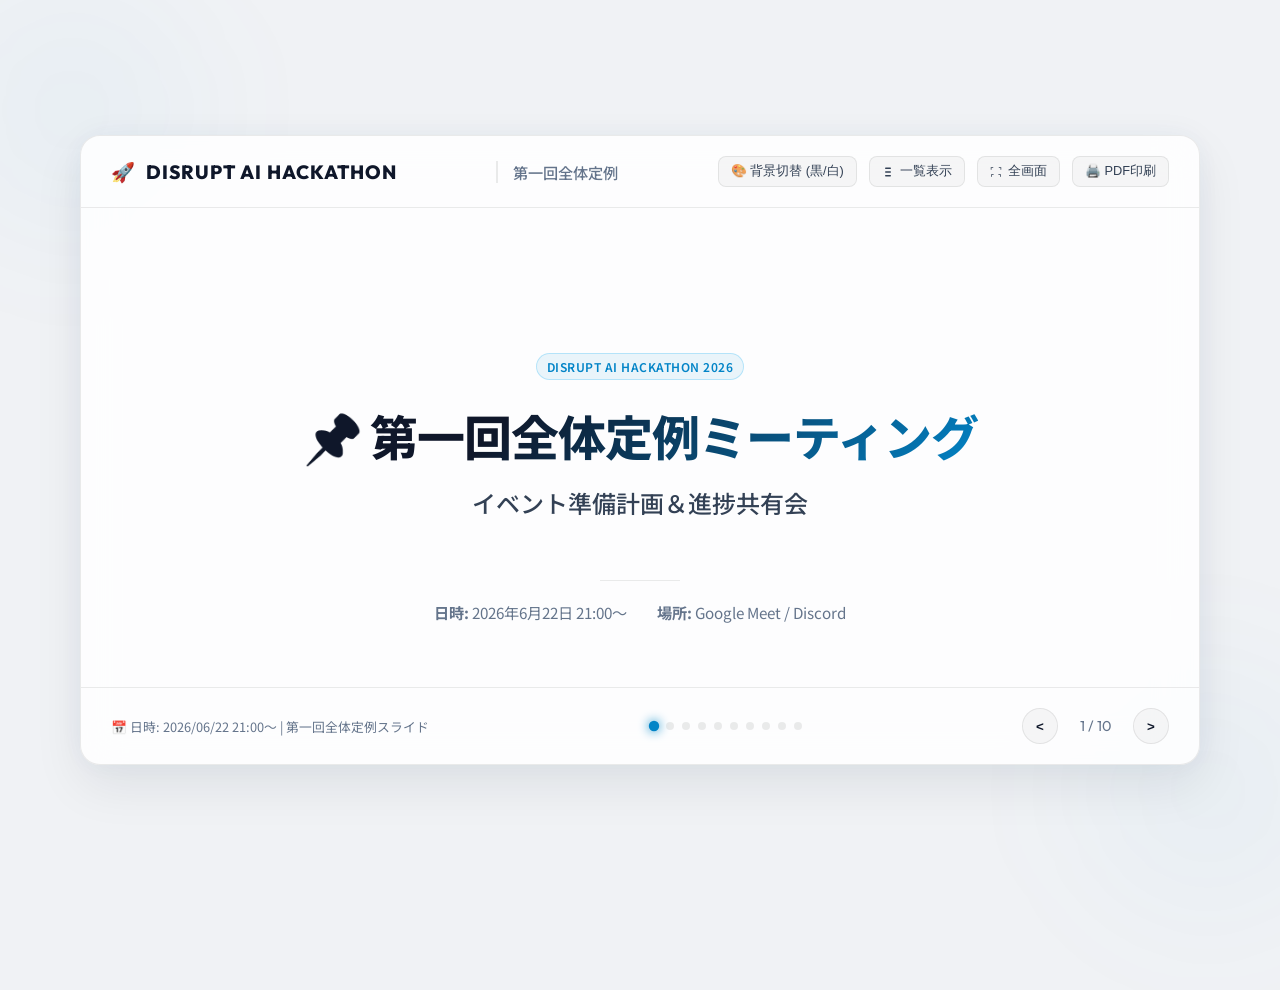
<file: 第一回全体定例_スライド.html>
<!DOCTYPE html>
<html lang="ja">
<head>
  <meta charset="UTF-8">
  <meta name="viewport" content="width=device-width, initial-scale=1.0">
  <title>第一回全体定例スライド - DISRUPT AI Hackathon 2026</title>
  <!-- Google Fonts -->
  <link rel="preconnect" href="https://fonts.googleapis.com">
  <link rel="preconnect" href="https://fonts.gstatic.com" crossorigin>
  <link href="https://fonts.googleapis.com/css2?family=Noto+Sans+JP:wght@300;400;500;700;900&family=Outfit:wght@300;400;600;800&display=swap" rel="stylesheet">
  
  <style>
    /* CSS Variables & Theme Setup */
    :root {
      /* Dark Theme (Default) Variables */
      --bg-dark: #090c10;
      --bg-card: rgba(22, 28, 36, 0.65);
      --bg-glass: rgba(255, 255, 255, 0.03);
      --border-color: rgba(255, 255, 255, 0.08);
      --border-glow: rgba(56, 189, 248, 0.15);
      
      --text-main: #f0f6fc;
      --text-muted: #8b949e;
      --text-sub: #c9d1d9;
      
      --primary: #38bdf8; /* Glowing Cyan */
      --primary-rgb: 56, 189, 248;
      --secondary: #a855f7; /* Violet */
      --secondary-rgb: 168, 85, 247;
      --success: #34d399; /* Emerald */
      --warning: #fbbf24; /* Amber */
      --danger: #f87171; /* Rose */
      
      --font-outfit: 'Outfit', 'Noto Sans JP', sans-serif;
      --font-noto: 'Noto Sans JP', sans-serif;
      
      --slide-width: 1120px;
      --slide-height: 630px;
      --card-shadow: 0 20px 50px rgba(0, 0, 0, 0.5), 0 0 40px var(--border-glow);
    }

    /* Light Theme Variables */
    body.light-theme {
      --bg-dark: #f0f2f5;
      --bg-card: rgba(255, 255, 255, 0.85);
      --bg-glass: rgba(0, 0, 0, 0.03);
      --border-color: rgba(0, 0, 0, 0.08);
      --border-glow: rgba(2, 132, 199, 0.08);
      
      --text-main: #0f172a;
      --text-muted: #64748b;
      --text-sub: #334155;
      
      --primary: #0284c7; /* Darker Cyan for readability */
      --primary-rgb: 2, 132, 199;
      --secondary: #7e22ce; /* Darker Purple for readability */
      --secondary-rgb: 126, 34, 206;
      --success: #059669;
      --warning: #d97706;
      --danger: #dc2626;
      
      --card-shadow: 0 20px 50px rgba(15, 23, 42, 0.08), 0 0 30px rgba(2, 132, 199, 0.05);
    }

    /* Reset */
    * {
      box-sizing: border-box;
      margin: 0;
      padding: 0;
    }

    body {
      background-color: var(--bg-dark);
      color: var(--text-main);
      font-family: var(--font-noto);
      overflow: hidden;
      height: 100vh;
      width: 100vw;
      display: flex;
      flex-direction: column;
      align-items: center;
      justify-content: center;
      position: relative;
      transition: background-color 0.3s ease, color 0.3s ease;
    }

    /* Glow Decorative Elements */
    .glow-blob {
      position: absolute;
      width: 400px;
      height: 400px;
      border-radius: 50%;
      background: radial-gradient(circle, rgba(var(--primary-rgb), 0.08) 0%, rgba(0,0,0,0) 70%);
      filter: blur(50px);
      z-index: 1;
      pointer-events: none;
      transition: background 0.3s ease;
    }
    .blob-1 { top: -10%; left: -10%; }
    .blob-2 { bottom: -10%; right: -10%; background: radial-gradient(circle, rgba(var(--secondary-rgb), 0.06) 0%, rgba(0,0,0,0) 70%); }

    body.light-theme .glow-blob {
      background: radial-gradient(circle, rgba(var(--primary-rgb), 0.04) 0%, rgba(0,0,0,0) 70%);
    }

    /* Layout Wrapper */
    .presentation-container {
      width: 100%;
      max-width: var(--slide-width);
      height: var(--slide-height);
      display: flex;
      flex-direction: column;
      z-index: 10;
      position: relative;
      background: var(--bg-card);
      border: 1px solid var(--border-color);
      border-radius: 20px;
      box-shadow: var(--card-shadow);
      backdrop-filter: blur(20px);
      transition: all 0.3s ease;
    }

    /* Top Navigation Header */
    header.slide-header {
      padding: 20px 30px;
      display: flex;
      justify-content: space-between;
      align-items: center;
      border-bottom: 1px solid var(--border-color);
    }
    .header-logo {
      display: flex;
      align-items: center;
      gap: 10px;
      font-family: var(--font-outfit);
      font-weight: 800;
      font-size: 1.2rem;
      letter-spacing: 1px;
      color: var(--primary);
    }
    .header-logo span {
      color: var(--text-main);
    }
    .header-title {
      font-size: 0.95rem;
      font-weight: 500;
      color: var(--text-muted);
      border-left: 2px solid var(--border-color);
      padding-left: 15px;
    }
    .header-controls {
      display: flex;
      gap: 12px;
      align-items: center;
    }
    .control-btn {
      background: var(--bg-glass);
      border: 1px solid var(--border-color);
      color: var(--text-sub);
      padding: 6px 12px;
      border-radius: 8px;
      font-size: 0.8rem;
      cursor: pointer;
      display: flex;
      align-items: center;
      gap: 6px;
      transition: all 0.2s ease;
    }
    .control-btn:hover {
      background: rgba(0, 0, 0, 0.05);
      color: var(--primary);
      border-color: var(--primary);
    }
    body:not(.light-theme) .control-btn:hover {
      background: rgba(255, 255, 255, 0.1);
    }

    /* Slides Content Area */
    .slides-wrapper {
      flex: 1;
      position: relative;
      overflow: hidden;
      padding: 40px;
    }

    .slide {
      position: absolute;
      top: 40px;
      left: 40px;
      right: 40px;
      bottom: 40px;
      opacity: 0;
      transform: translate3d(50px, 0, 0);
      pointer-events: none;
      transition: opacity 0.5s cubic-bezier(0.25, 1, 0.5, 1), 
                  transform 0.5s cubic-bezier(0.25, 1, 0.5, 1);
      display: flex;
      flex-direction: column;
      justify-content: flex-start;
    }

    .slide.active {
      opacity: 1;
      transform: translate3d(0, 0, 0);
      pointer-events: auto;
      z-index: 20;
    }

    .slide.prev-slide {
      transform: translate3d(-50px, 0, 0);
    }

    /* Typography & Core Slide Elements */
    .slide-title {
      font-size: 2.1rem;
      font-weight: 800;
      margin-bottom: 25px;
      color: var(--text-main);
      display: flex;
      align-items: center;
      gap: 12px;
      letter-spacing: -0.5px;
    }
    .slide-title::before {
      content: '';
      display: inline-block;
      width: 6px;
      height: 32px;
      background: linear-gradient(180deg, var(--primary) 0%, var(--secondary) 100%);
      border-radius: 4px;
    }
    .slide-title .agenda-num {
      color: var(--secondary);
      font-family: var(--font-outfit);
      font-weight: 800;
      margin-right: 5px;
    }

    .slide-content {
      flex: 1;
      font-size: 1.05rem;
      line-height: 1.6;
      color: var(--text-sub);
    }

    /* Two Column Layout */
    .grid-2 {
      display: grid;
      grid-template-columns: 1fr 1fr;
      gap: 30px;
      height: 100%;
    }

    /* Cards / Boxes */
    .content-box {
      background: var(--bg-glass);
      border: 1px solid var(--border-color);
      border-radius: 12px;
      padding: 20px;
      margin-bottom: 15px;
      transition: border-color 0.2s ease;
    }
    .content-box:hover {
      border-color: rgba(var(--primary-rgb), 0.3);
    }
    .content-box h3 {
      font-size: 1.15rem;
      font-weight: 700;
      color: var(--primary);
      margin-bottom: 12px;
      display: flex;
      align-items: center;
      gap: 8px;
    }
    .content-box ul {
      list-style-type: none;
      padding-left: 0;
    }
    .content-box li {
      margin-bottom: 8px;
      position: relative;
      padding-left: 20px;
      font-size: 0.95rem;
    }
    .content-box li::before {
      content: '✦';
      position: absolute;
      left: 0;
      color: var(--secondary);
    }

    /* Specific elements styling */
    .badge {
      display: inline-block;
      padding: 4px 10px;
      border-radius: 100px;
      font-size: 0.75rem;
      font-weight: 600;
      text-transform: uppercase;
      letter-spacing: 0.5px;
    }
    .badge-primary { background: rgba(56, 189, 248, 0.15); color: var(--primary); border: 1px solid rgba(56, 189, 248, 0.3); }
    .badge-secondary { background: rgba(168, 85, 247, 0.15); color: var(--secondary); border: 1px solid rgba(168, 85, 247, 0.3); }
    .badge-success { background: rgba(52, 211, 153, 0.15); color: var(--success); border: 1px solid rgba(52, 211, 153, 0.3); }
    .badge-warning { background: rgba(251, 191, 36, 0.15); color: var(--warning); border: 1px solid rgba(251, 191, 36, 0.3); }
    .badge-danger { background: rgba(248, 113, 113, 0.15); color: var(--danger); border: 1px solid rgba(248, 113, 113, 0.3); }

    body.light-theme .badge-primary { background: rgba(2, 132, 199, 0.08); }
    body.light-theme .badge-secondary { background: rgba(126, 34, 206, 0.08); }
    body.light-theme .badge-success { background: rgba(5, 150, 105, 0.08); }
    body.light-theme .badge-warning { background: rgba(217, 119, 6, 0.08); }
    body.light-theme .badge-danger { background: rgba(220, 38, 38, 0.08); }

    /* Bullet Lists */
    ul.nice-list {
      list-style: none;
    }
    ul.nice-list li {
      margin-bottom: 12px;
      position: relative;
      padding-left: 25px;
    }
    ul.nice-list li::before {
      content: '→';
      position: absolute;
      left: 0;
      color: var(--primary);
      font-weight: bold;
    }
    ul.nice-list strong {
      color: var(--text-main);
    }

    /* Timeline or Comparison */
    .comparison-wrapper {
      display: grid;
      grid-template-columns: 1fr auto 1fr;
      align-items: center;
      gap: 20px;
      height: 100%;
    }
    .comp-card {
      background: var(--bg-glass);
      border: 1px solid var(--border-color);
      border-radius: 16px;
      padding: 24px;
      height: 100%;
      display: flex;
      flex-direction: column;
    }
    .comp-card.before {
      border-left: 4px solid var(--danger);
    }
    .comp-card.after {
      border-left: 4px solid var(--success);
      background: rgba(52, 211, 153, 0.02);
    }
    body.light-theme .comp-card.after {
      background: rgba(5, 150, 105, 0.01);
    }
    .comp-header {
      font-size: 1.25rem;
      font-weight: 700;
      margin-bottom: 15px;
      padding-bottom: 10px;
      border-bottom: 1px solid var(--border-color);
    }
    .comp-header.before-title { color: var(--danger); }
    .comp-header.after-title { color: var(--success); }
    
    .arrow-icon {
      font-size: 2rem;
      color: var(--primary);
      animation: pulse 2s infinite;
    }

    /* Meeting Metadata Grid */
    .meta-grid {
      display: grid;
      grid-template-columns: repeat(3, 1fr);
      gap: 20px;
      margin-bottom: 25px;
    }
    .meta-item {
      background: var(--bg-glass);
      border: 1px solid var(--border-color);
      border-radius: 12px;
      padding: 15px;
      display: flex;
      flex-direction: column;
    }
    .meta-label {
      font-size: 0.8rem;
      color: var(--text-muted);
      margin-bottom: 5px;
    }
    .meta-val {
      font-size: 1rem;
      font-weight: 600;
      color: var(--text-main);
    }
    .meta-val a {
      color: var(--primary);
      text-decoration: none;
    }
    .meta-val a:hover {
      text-decoration: underline;
    }

    /* Cover Slide Styling */
    .cover-slide {
      justify-content: center;
      align-items: center;
      text-align: center;
      height: 100%;
    }
    .cover-badge {
      margin-bottom: 20px;
    }
    .cover-title {
      font-family: var(--font-outfit);
      font-size: 3rem;
      font-weight: 800;
      background: linear-gradient(135deg, var(--text-main) 30%, var(--primary) 100%);
      -webkit-background-clip: text;
      -webkit-text-fill-color: transparent;
      margin-bottom: 15px;
      letter-spacing: -1px;
    }
    .cover-subtitle {
      font-size: 1.5rem;
      color: var(--text-sub);
      margin-bottom: 40px;
      font-weight: 500;
    }
    .cover-info {
      font-size: 0.95rem;
      color: var(--text-muted);
      display: flex;
      gap: 30px;
    }

    /* Footer / Progress Bar */
    footer.slide-footer {
      padding: 20px 30px;
      display: flex;
      justify-content: space-between;
      align-items: center;
      border-top: 1px solid var(--border-color);
    }
    .footer-left {
      font-size: 0.8rem;
      color: var(--text-muted);
    }
    .progress-dots {
      display: flex;
      gap: 8px;
    }
    .dot {
      width: 8px;
      height: 8px;
      border-radius: 50%;
      background: var(--border-color);
      cursor: pointer;
      transition: all 0.2s ease;
    }
    .dot.active {
      background: var(--primary);
      transform: scale(1.3);
      box-shadow: 0 0 8px var(--primary);
    }
    .footer-right {
      display: flex;
      align-items: center;
      gap: 15px;
    }
    .nav-btn {
      background: var(--bg-glass);
      border: 1px solid var(--border-color);
      color: var(--text-main);
      width: 36px;
      height: 36px;
      border-radius: 50%;
      cursor: pointer;
      display: flex;
      align-items: center;
      justify-content: center;
      font-weight: bold;
      transition: all 0.2s ease;
    }
    .nav-btn:hover {
      background: var(--primary);
      color: #fff;
      border-color: var(--primary);
      box-shadow: 0 0 10px rgba(var(--primary-rgb), 0.4);
    }
    body.light-theme .nav-btn:hover {
      color: #fff;
    }
    .slide-number {
      font-family: var(--font-outfit);
      font-size: 0.9rem;
      color: var(--text-muted);
      min-width: 45px;
      text-align: center;
    }

    /* Overview Grid Mode overlay */
    .overview-overlay {
      position: fixed;
      top: 0;
      left: 0;
      width: 100vw;
      height: 100vh;
      background: rgba(9, 12, 16, 0.95);
      z-index: 100;
      opacity: 0;
      pointer-events: none;
      transition: opacity 0.3s ease;
      overflow-y: auto;
      padding: 50px;
    }
    body.light-theme .overview-overlay {
      background: rgba(240, 242, 245, 0.98);
    }
    .overview-overlay.active {
      opacity: 1;
      pointer-events: auto;
    }
    .overview-grid {
      display: grid;
      grid-template-columns: repeat(3, 1fr);
      gap: 25px;
      max-width: 1200px;
      margin: 0 auto;
    }
    .overview-card {
      background: #161b22;
      border: 1px solid var(--border-color);
      border-radius: 12px;
      aspect-ratio: 16 / 9;
      padding: 15px;
      cursor: pointer;
      transition: all 0.2s ease;
      display: flex;
      flex-direction: column;
      justify-content: space-between;
      box-shadow: 0 10px 20px rgba(0,0,0,0.3);
    }
    body.light-theme .overview-card {
      background: #ffffff;
      box-shadow: 0 10px 20px rgba(15, 23, 42, 0.05);
    }
    .overview-card:hover {
      border-color: var(--primary);
      transform: translateY(-5px);
      box-shadow: 0 15px 30px rgba(var(--primary-rgb), 0.2);
    }
    .overview-card-title {
      font-size: 0.95rem;
      font-weight: 700;
      color: var(--text-main);
    }
    .overview-card-num {
      font-family: var(--font-outfit);
      font-size: 0.8rem;
      color: var(--primary);
      align-self: flex-end;
    }

    /* Print styling */
    @media print {
      body {
        overflow: visible;
        background: #fff;
        color: #000;
      }
      .glow-blob, header.slide-header, footer.slide-footer, .overview-overlay {
        display: none !important;
      }
      .presentation-container {
        border: none !important;
        box-shadow: none !important;
        background: #fff !important;
        width: 100% !important;
        height: auto !important;
        max-width: none !important;
        backdrop-filter: none !important;
      }
      .slides-wrapper {
        padding: 0;
      }
      .slide {
        position: relative !important;
        top: 0 !important;
        left: 0 !important;
        right: 0 !important;
        bottom: 0 !important;
        opacity: 1 !important;
        transform: none !important;
        page-break-after: always;
        height: 100vh;
        justify-content: center;
        padding: 40px;
        background: #fff;
        color: #000;
      }
      .slide-title {
        color: #000 !important;
      }
      .slide-title::before {
        background: #000 !important;
      }
      .content-box {
        background: #f6f8fa !important;
        border: 1px solid #d0d7de !important;
        color: #000 !important;
      }
      .content-box h3 {
        color: #0969da !important;
      }
      .meta-item {
        background: #f6f8fa !important;
        border: 1px solid #d0d7de !important;
      }
      .meta-val, .meta-val a {
        color: #000 !important;
      }
      .comp-card {
        background: #f6f8fa !important;
        border: 1px solid #d0d7de !important;
      }
      .comp-card.before { border-left: 4px solid #cf222e !important; }
      .comp-card.after { border-left: 4px solid #1a7f37 !important; }
      .arrow-icon { color: #0969da !important; }
    }

    @keyframes pulse {
      0% { transform: scale(1); opacity: 0.8; }
      50% { transform: scale(1.1); opacity: 1; }
      100% { transform: scale(1); opacity: 0.8; }
    }
  </style>
</head>
<body>

  <!-- Decorative blur circles -->
  <div class="glow-blob blob-1"></div>
  <div class="glow-blob blob-2"></div>

  <!-- Slides Deck Wrapper -->
  <div class="presentation-container" id="presentation">
    
    <!-- Header -->
    <header class="slide-header">
      <div class="header-logo">
        🚀 <span>DISRUPT AI HACKATHON</span>
      </div>
      <div class="header-title" id="header-slide-title">第一回全体定例</div>
      <div class="header-controls">
        <button class="control-btn" id="btn-theme" title="背景色を黒と白で切り替えます">
          🎨 背景切替 (黒/白)
        </button>
        <button class="control-btn" id="btn-overview" title="Escキーでも可">
          <svg width="12" height="12" viewBox="0 0 16 16" fill="currentColor"><path d="M5 2a1 1 0 1 0 0 2h6a1 1 0 1 0 0-2H5zm0 5a1 1 0 1 0 0 2h6a1 1 0 1 0 0-2H5zm0 5a1 1 0 1 0 0 2h6a1 1 0 1 0 0-2H5z"/></svg>
          一覧表示
        </button>
        <button class="control-btn" id="btn-fullscreen">
          <svg width="12" height="12" viewBox="0 0 16 16" fill="currentColor"><path d="M1.5 1a.5.5 0 0 0-.5.5v3a.5.5 0 0 0 1 0v-2h2a.5.5 0 0 0 0-1h-3zm13 0a.5.5 0 0 1 .5.5v3a.5.5 0 0 1-1 0v-2h-2a.5.5 0 0 1 0-1h3zM1 11.5a.5.5 0 0 1 .5-.5h3a.5.5 0 0 1 0 1h-2v2a.5.5 0 0 1-1 0v-3zm14 0a.5.5 0 0 0-.5-.5h-3a.5.5 0 0 0 0 1h2v2a.5.5 0 0 0 1 0v-3z"/></svg>
          全画面
        </button>
        <button class="control-btn" onclick="window.print()">
          🖨️ PDF印刷
        </button>
      </div>
    </header>

    <!-- Main Content Area -->
    <div class="slides-wrapper">

      <!-- Slide 1: Cover -->
      <div class="slide cover-slide active" data-title="タイトル">
        <div class="cover-badge">
          <span class="badge badge-primary">DISRUPT AI Hackathon 2026</span>
        </div>
        <h1 class="cover-title">📌 第一回全体定例ミーティング</h1>
        <p class="cover-subtitle">イベント準備計画＆進捗共有会</p>
        
        <div style="margin: 20px 0; border-top: 1px solid var(--border-color); width: 80px;"></div>
        
        <div class="cover-info">
          <div><strong>日時:</strong> 2026年6月22日 21:00〜</div>
          <div><strong>場所:</strong> Google Meet / Discord</div>
        </div>
      </div>

      <!-- Slide 2: Info & Attendees -->
      <div class="slide" data-title="定例概要・出席者">
        <h2 class="slide-title">定例概要・出席状況</h2>
        
        <div class="meta-grid">
          <div class="meta-item">
            <span class="meta-label">📅 日時</span>
            <span class="meta-val">2026年6月22日 21:00〜</span>
          </div>
          <div class="meta-item">
            <span class="meta-label">📍 場所</span>
            <span class="meta-val"><a href="https://meet.google.com/tbb-uopj-mzm" target="_blank">Google Meet (接続)</a></span>
          </div>
          <div class="meta-item">
            <span class="meta-label">📅 スケジュール登録</span>
            <span class="meta-val"><a href="https://discord.gg/6CRTTmkEq?event=1517890896148828350" target="_blank">Discordイベント</a></span>
          </div>
        </div>

        <div class="grid-2" style="height: calc(100% - 130px);">
          <div class="content-box">
            <h3>👥 出席予定</h3>
            <p style="font-size: 1.05rem; color: var(--text-main); line-height: 2;">
              田窪、川崎、高井、大東、三品、貞野、徳倉、大黒<br>
              <span class="badge badge-primary" style="margin-top: 5px;">21:30〜 合流</span> 細見
            </p>
          </div>
          <div class="content-box">
            <h3>❌ 欠席・不明</h3>
            <p style="font-size: 0.95rem; color: var(--text-muted); line-height: 2;">
              金城、松本、宮竹、市村、増井、古川、貞野、富士野、石川
            </p>
            <div style="margin-top: 15px; font-size: 0.85rem; border-top: 1px solid var(--border-color); padding-top: 10px; color: var(--warning);">
              ⚠️ メンバーのレスポンスに差があるため、今後の稼働と予定確保について確認が必要です。
            </div>
          </div>
        </div>
      </div>

      <!-- Slide 3: Goal & Objectives -->
      <div class="slide" data-title="本日の目的・目標">
        <h2 class="slide-title">定例の目的・今週の目標</h2>
        <div class="grid-2">
          <div>
            <div class="content-box" style="height: 100%;">
              <h3>🎯 本日の定例の目的</h3>
              <p style="font-size: 1.05rem; margin-bottom: 20px; line-height: 1.6;">
                <strong>運用ルールやロードマップの変更内容を全員で共有・合意し、各班の進捗を確認してチーム全体の方向性を統一する。</strong>
              </p>
              <ul class="nice-list">
                <li>メンバー間の認識のズレを解消する</li>
                <li>長期ロードマップと次の具体アクションの合意</li>
              </ul>
            </div>
          </div>

          <div>
            <div class="content-box" style="margin-bottom: 20px;">
              <h3>📅 本日の目標</h3>
              <ul class="nice-list" style="margin-bottom: 0;">
                <li><strong>今日中に各イベントの日程を決定する。</strong></li>
              </ul>
            </div>
            <div class="content-box">
              <h3>🚀 今週の目標</h3>
              <ul class="nice-list" style="margin-bottom: 0;">
                <li><strong>今週中に会場の利用申請（クイントブリッジ等）を行えるようにする。</strong></li>
              </ul>
            </div>
          </div>
        </div>
      </div>

      <!-- Slide 4: Agenda 1 -->
      <div class="slide" data-title="【議題①】本多さんのご紹介">
        <h2 class="slide-title"><span class="agenda-num">議題①</span> 本多竜之介さんのご紹介</h2>
        
        <div class="grid-2">
          <div class="content-box" style="height: 100%;">
            <h3>👥 本多さんのバックグラウンド</h3>
            <p style="font-size: 0.95rem; margin-bottom: 15px; line-height: 1.6;">
              私たちのハッカソンを指導・バックアップしてくださるアドバイザーです。
            </p>
            <ul class="nice-list" style="font-size: 0.9rem;">
              <li><strong>実績:</strong> JGCI（Japan Grand Challenge研究会）アドバイザー。企業のAI実装化支援や自治体連携のプロフェッショナル。</li>
              <li><strong>連携ネットワーク:</strong> 自治体（大津市等）やメディア（びわ湖放送、大津新聞等）の巻き込みをサポート。</li>
            </ul>
          </div>

          <div class="content-box" style="height: 100%;">
            <h3>🛠️ プロジェクトへの協力・アドバイス内容</h3>
            <ul class="nice-list" style="font-size: 0.9rem;">
              <li><strong>社会実装への接続:</strong> 自治体が抱える「リアルな社会課題」の提供、優秀アイデアの実証実験の接続。</li>
              <li><strong>「大人の暴力」による集客ブースト:</strong> 東京の議員関係者やイケイケな学生起業家（Aim石井氏、東大発スタートアップ緒方氏、タイミー智也氏など）をアドバイザー・審査員としてトスアップし、信頼度を高めて集客力を強化する。</li>
            </ul>
          </div>
        </div>
      </div>

      <!-- Slide 5: Agenda 2 -->
      <div class="slide" data-title="【議題②】リマインド">
        <h2 class="slide-title"><span class="agenda-num">議題②</span> リマインド（期限超過タスク）</h2>
        
        <div class="grid-2">
          <div class="content-box" style="height: 100%; border-color: rgba(248, 113, 113, 0.4); display: flex; flex-direction: column; justify-content: space-between;">
            <div>
              <h3>⚠️ 大至急対応が必要なタスク</h3>
              <div class="content-box" style="background: rgba(248, 113, 113, 0.05); border-color: var(--danger); margin-bottom: 20px;">
                <h4 style="color: var(--text-main); font-size: 1.1rem; margin-bottom: 8px;">HP掲載用テキストの作成・提出</h4>
                <p style="font-size: 0.9rem; color: var(--text-sub); line-height: 1.5;">
                  ホームページに公開する、企画紹介・団体紹介用の文章です。<br>
                  提出期限を過ぎているメンバーは、<strong>本日の定例定例ミーティング終了後、即時に</strong>提出をお願いします。
                </p>
              </div>
            </div>
            <div style="font-size: 0.85rem; color: var(--text-muted);">
              ※HPの初期公開日程に影響するため、協力をお願いします。
            </div>
          </div>

          <div class="content-box" style="height: 100%;">
            <h3>💡 提出先とフォーマット</h3>
            <ul class="nice-list" style="font-size: 0.95rem;">
              <li><strong>提出先:</strong> Discordの `#hp制作` または `#連絡事項` チャンネル。</li>
              <li><strong>形式:</strong> テキスト形式（Markdownまたはスレッドへ直貼り）</li>
              <li>提出状況が不明な場合は、統括（田窪）までご連絡ください。</li>
            </ul>
          </div>
        </div>
      </div>

      <!-- Slide 6: Agenda 3 (Part 1) -->
      <div class="slide" data-title="【議題③】共有事項 (1)">
        <h2 class="slide-title"><span class="agenda-num">議題③</span> 共有・確認事項（ルール＆日程）</h2>
        
        <div class="grid-2">
          <div class="content-box">
            <h3>💬 1. Discord返信の「原則スレッド形式」徹底</h3>
            <p style="font-size: 0.9rem; margin-bottom: 15px; line-height: 1.5;">
              メインタイムラインの混雑を防ぎ、過去ログや各タスクの進行履歴を可視化・管理しやすくするため。
            </p>
            <div style="background: rgba(255,255,255,0.02); padding: 12px; border-radius: 8px; font-size: 0.85rem; border-left: 3px solid var(--secondary);">
              📌 <strong>ルール:</strong> チャンネル上の特定の連絡や指示へ返信する際は、直接チャンネルへ投稿せず、対象の投稿から「スレッドを開いて」返信を行ってください。
            </div>
          </div>

          <div class="content-box">
            <h3>📅 2. 各班の定例MTG曜日の確認・共有</h3>
            <p style="font-size: 0.9rem; margin-bottom: 15px; line-height: 1.5;">
              今後のスムーズな進捗把握と全体連携のため、各班（企画進行、広報、外部連携）の定例ミーティング曜日・時間を決定します。
            </p>
            <ul class="nice-list" style="font-size: 0.85rem;">
              <li>確定した日程は <strong>Discordのスケジュール機能</strong> と <strong>共有Googleカレンダー</strong> に登録し、他班からも一目で確認できるようにします。</li>
            </ul>
          </div>
        </div>
      </div>

      <!-- Slide 7: Agenda 3 (Part 2) -->
      <div class="slide" data-title="【議題③】共有事項 (2)">
        <h2 class="slide-title"><span class="agenda-num">議題③</span> 共有・確認事項（名前決定＆SNS誘導）</h2>
        
        <div class="grid-2">
          <div class="content-box" style="height: 100%;">
            <h3>🏷️ 3. イベント名称の決定</h3>
            <div class="content-box" style="background: rgba(56, 189, 248, 0.05); margin-bottom: 15px; border-color: var(--primary);">
              <h4 style="color: var(--primary); font-size: 1.1rem; margin-bottom: 5px;">「ディスラプト・ハッカソン (仮)」</h4>
              <p style="font-size: 0.85rem; color: var(--text-sub); line-height: 1.5;">
                <strong>Disrupt (ディスラプト)</strong>：既存の枠組みを覆す、イノベーションを起こす。<br>
                今年のビジネス・スタートアップにおけるトレンドワードでもあり、私たちのコンセプトに合致するため、これで確定として進めてよいか合意を取ります。
              </p>
            </div>
          </div>

          <div class="content-box" style="height: 100%; border-color: rgba(52, 211, 153, 0.4);">
            <h3>🔥 4. 6/24「AIブートキャンプ」での直接アプローチ</h3>
            <span class="badge badge-success" style="margin-bottom: 10px;">超重要・直近タスク</span>
            <p style="font-size: 0.9rem; margin-bottom: 12px; line-height: 1.5;">
              6月24日（水）のAIブートキャンプに運営メンバー<strong>7名</strong>で参加。AIに関心のある参加者たちへ直接ハッカソンのアピールを行います。
            </p>
            <ul class="nice-list" style="font-size: 0.85rem;">
              <li><strong>緊急準備タスク:</strong> アプローチした人たちの「受け皿」となる**ハッカソン公式LINE公式アカウントまたはInstagram**を、広報班で**水曜日（6/24）まで**に立ち上げること。</li>
            </ul>
          </div>
        </div>
      </div>

      <!-- Slide 8: Agenda 4 -->
      <div class="slide" data-title="【議題④】各班の進捗・QA">
        <h2 class="slide-title"><span class="agenda-num">議題④</span> 各班の進捗状況とQA</h2>
        
        <div style="display: grid; grid-template-columns: repeat(4, 1fr); gap: 15px; height: calc(100% - 60px);">
          <div class="content-box" style="margin-bottom: 0; padding: 15px;">
            <h3 style="font-size: 1rem;"><span class="badge badge-primary">統括</span> 運営統括</h3>
            <ul class="nice-list" style="font-size: 0.8rem; margin-top: 10px;">
              <li>スポンサー協賛メニュー（特典内容と金額設定）の最終すり合わせ。</li>
              <li>全体の連携カレンダーの整備。</li>
            </ul>
          </div>

          <div class="content-box" style="margin-bottom: 0; padding: 15px;">
            <h3 style="font-size: 1rem;"><span class="badge badge-secondary">進行</span> 企画進行班</h3>
            <ul class="nice-list" style="font-size: 0.8rem; margin-top: 10px;">
              <li>プレイベント（LT会・勉強会等）の企画ブレスト開始。</li>
              <li>会場（クイントブリッジ等）の選定・日程調整（今週中申請目標）。</li>
            </ul>
          </div>

          <div class="content-box" style="margin-bottom: 0; padding: 15px;">
            <h3 style="font-size: 1rem;"><span class="badge badge-success">広報</span> 広報班</h3>
            <ul class="nice-list" style="font-size: 0.8rem; margin-top: 10px;">
              <li>大東さゆみリーダー就任。</li>
              <li>ロゴおよび集集客バナーのデザイン着手。</li>
              <li>DM送付用の大学・サークルリストの作成開始。</li>
            </ul>
          </div>

          <div class="content-box" style="margin-bottom: 0; padding: 15px;">
            <h3 style="font-size: 1rem;"><span class="badge badge-warning">連携</span> 外部連携班</h3>
            <ul class="nice-list" style="font-size: 0.8rem; margin-top: 10px;">
              <li>共催・協賛・メンター候補企業のアプローチ用リスト作成。</li>
              <li>企業提案用ピッチ資料の作成開始。</li>
            </ul>
          </div>
        </div>
      </div>

      <!-- Slide 9: Agenda 5 -->
      <div class="slide" data-title="【議題⑤】ロードマップ見直し">
        <h2 class="slide-title"><span class="agenda-num">議題⑤</span> 変更点の共有：ロードマップの見直し</h2>
        
        <div class="comparison-wrapper" style="height: calc(100% - 60px);">
          <!-- Before -->
          <div class="comp-card before">
            <div class="comp-header before-title">変更前 (旧ロードマップ)</div>
            <ul class="nice-list" style="font-size: 0.85rem; flex: 1; line-height: 1.4;">
              <li>夏休み中に<strong>Phase 1 (30人)</strong> 開催</li>
              <li>直後に<strong>Phase 2 (60人)</strong> 開催</li>
              <li>冬休み中に<strong>Phase 3 (100人以上)</strong> 開催</li>
              <li style="color: var(--danger); font-weight: 500;">⚠️ フェーズ間の猶予が1ヶ月未満と極めてタイトで、集客や外部連携の準備が物理的に間に合わないリスクがあった。</li>
            </ul>
          </div>

          <!-- Arrow -->
          <div class="arrow-icon">▶</div>

          <!-- After -->
          <div class="comp-card after">
            <div class="comp-header after-title">変更案 (新ロードマップ)</div>
            <ul class="nice-list" style="font-size: 0.85rem; flex: 1; line-height: 1.4;">
              <li>100人規模のイベント（旧フェーズ3）を<strong>「来年以降の年2回の大型イベント」</strong>と長期目線に位置づける。</li>
              <li>それに向けて、<strong>プレイベント（LT会や勉強会など）をオンライン・オフラインで段階的に実施</strong>して集客基盤を作る。</li>
              <li>ハッカソン自体の規模も、開催を重ねながら徐々にスケールアップする方式に変更する。</li>
            </ul>
          </div>
        </div>
      </div>

      <!-- Slide 10: Next Actions -->
      <div class="slide" data-title="決定事項・次回アクション">
        <h2 class="slide-title">本日の決定事項と次回アクション</h2>
        
        <div class="grid-2">
          <div class="content-box" style="height: 100%;">
            <h3>📝 本日MTG中に確定させること</h3>
            <ul class="nice-list" style="font-size: 0.9rem;">
              <li><strong>各イベント（プレイベント含む）の開催日付の決定</strong></li>
              <li><strong>「ディスラプト・ハッカソン」の名称採用の最終合意</strong></li>
              <li><strong>各班の定例MTG日時の確定（カレンダー登録）</strong></li>
              <li><strong>6/24アプローチに向けた公式SNS開設（広報班担当者決定）</strong></li>
            </ul>
          </div>

          <div class="content-box" style="height: 100%;">
            <h3>🔥 各班の今週のコミット事項</h3>
            <ul class="nice-list" style="font-size: 0.9rem;">
              <li><strong>企画進行班:</strong> 会場（QUINTBRIDGE等）の利用申請の完了。プレイベント企画案の骨子決定。</li>
              <li><strong>広報班:</strong> 6/24用の公式LINE/インスタ開設（至急）。ロゴ初稿案の作成。</li>
              <li><strong>外部連携班:</strong> 企業アプローチ資料の構成案決定。</li>
            </ul>
          </div>
        </div>
      </div>

    </div>

    <!-- Footer -->
    <footer class="slide-footer">
      <div class="footer-left">
        📅 日時: 2026/06/22 21:00〜 | 第一回全体定例スライド
      </div>
      <div class="progress-dots" id="dots-container">
        <!-- Dots generated by JS -->
      </div>
      <div class="footer-right">
        <button class="nav-btn" id="btn-prev" title="左矢印キー">&lt;</button>
        <div class="slide-number"><span id="current-slide-num">1</span> / <span id="total-slide-num">10</span></div>
        <button class="nav-btn" id="btn-next" title="右矢印キー / スペースキー">&gt;</button>
      </div>
    </footer>

  </div>

  <!-- Grid Overview Overlay -->
  <div class="overview-overlay" id="overview-overlay">
    <h2 style="text-align: center; margin-bottom: 30px; font-family: var(--font-outfit); font-weight: 800; font-size: 2rem;">スライド一覧</h2>
    <div class="overview-grid" id="overview-grid">
      <!-- Grid cards generated by JS -->
    </div>
    <div style="text-align: center; margin-top: 40px;">
      <button class="control-btn" id="btn-close-overview" style="padding: 10px 20px; font-size: 1rem; font-weight: bold;">
        スライドに戻る
      </button>
    </div>
  </div>

  <!-- Script for Navigation -->
  <script>
    document.addEventListener("DOMContentLoaded", () => {
      const slides = document.querySelectorAll(".slide");
      const currentSlideNumSpan = document.getElementById("current-slide-num");
      const totalSlideNumSpan = document.getElementById("total-slide-num");
      const dotsContainer = document.getElementById("dots-container");
      const btnPrev = document.getElementById("btn-prev");
      const btnNext = document.getElementById("btn-next");
      const btnOverview = document.getElementById("btn-overview");
      const btnCloseOverview = document.getElementById("btn-close-overview");
      const btnFullscreen = document.getElementById("btn-fullscreen");
      const btnTheme = document.getElementById("btn-theme");
      const headerTitle = document.getElementById("header-slide-title");
      const overviewOverlay = document.getElementById("overview-overlay");
      const overviewGrid = document.getElementById("overview-grid");

      let currentIdx = 0;
      const totalSlides = slides.length;
      totalSlideNumSpan.textContent = totalSlides;

      // Theme toggle implementation
      btnTheme.addEventListener("click", () => {
        document.body.classList.toggle("light-theme");
        
        // Save preferences
        const isLight = document.body.classList.contains("light-theme");
        localStorage.setItem("theme", isLight ? "light" : "dark");
      });

      // Load saved theme
      const savedTheme = localStorage.getItem("theme");
      if (savedTheme === "light") {
        document.body.classList.add("light-theme");
      }

      // Generate Navigation Dots & Overview Grid
      slides.forEach((slide, idx) => {
        // Dot
        const dot = document.createElement("div");
        dot.className = `dot ${idx === 0 ? "active" : ""}`;
        dot.addEventListener("click", () => goToSlide(idx));
        dotsContainer.appendChild(dot);

        // Overview Card
        const title = slide.getAttribute("data-title") || `スライド ${idx + 1}`;
        const card = document.createElement("div");
        card.className = "overview-card";
        card.innerHTML = `
          <div class="overview-card-title">${title}</div>
          <div class="overview-card-num">${idx + 1}</div>
        `;
        card.addEventListener("click", () => {
          goToSlide(idx);
          toggleOverview(false);
        });
        overviewGrid.appendChild(card);
      });

      const dots = document.querySelectorAll(".dot");

      // Update Navigation Status
      function updateNav() {
        slides.forEach((slide, idx) => {
          slide.classList.remove("active", "prev-slide");
          dots[idx].classList.remove("active");

          if (idx === currentIdx) {
            slide.classList.add("active");
            dots[idx].classList.add("active");
          } else if (idx < currentIdx) {
            slide.classList.add("prev-slide");
          }
        });

        currentSlideNumSpan.textContent = currentIdx + 1;
        const currentTitle = slides[currentIdx].getAttribute("data-title");
        headerTitle.textContent = currentIdx === 0 ? "第一回全体定例" : `第一回全体定例 - ${currentTitle}`;
      }

      function goToSlide(idx) {
        if (idx >= 0 && idx < totalSlides) {
          currentIdx = idx;
          updateNav();
        }
      }

      function nextSlide() {
        if (currentIdx < totalSlides - 1) {
          currentIdx++;
          updateNav();
        }
      }

      function prevSlide() {
        if (currentIdx > 0) {
          currentIdx--;
          updateNav();
        }
      }

      // Keyboard Controls
      document.addEventListener("keydown", (e) => {
        if (overviewOverlay.classList.contains("active")) {
          if (e.key === "Escape") {
            toggleOverview(false);
          }
          return;
        }

        if (e.key === "ArrowRight" || e.key === "Space" || e.key === " ") {
          e.preventDefault();
          nextSlide();
        } else if (e.key === "ArrowLeft" || e.key === "Backspace") {
          e.preventDefault();
          prevSlide();
        } else if (e.key === "Escape") {
          toggleOverview(true);
        }
      });

      // Navigation Buttons
      btnPrev.addEventListener("click", prevSlide);
      btnNext.addEventListener("click", nextSlide);

      // Overview Toggle
      function toggleOverview(show) {
        if (show) {
          overviewOverlay.classList.add("active");
        } else {
          overviewOverlay.classList.remove("active");
        }
      }

      btnOverview.addEventListener("click", () => toggleOverview(true));
      btnCloseOverview.addEventListener("click", () => toggleOverview(false));
      overviewOverlay.addEventListener("click", (e) => {
        if (e.target === overviewOverlay) {
          toggleOverview(false);
        }
      });

      // Fullscreen Toggle
      btnFullscreen.addEventListener("click", () => {
        if (!document.fullscreenElement) {
          document.documentElement.requestFullscreen().catch((err) => {
            console.error(`Error attempting to enable fullscreen: ${err.message}`);
          });
        } else {
          document.exitFullscreen();
        }
      });
    });
  </script>
</body>
</html>
</file>
<file: index.css>
/* --------------------------------------------------
 * CSS Design System: Cyber Kawaii Pop Theme
 * For DISRUPT AI Hackathon Special Landing Page
 * -------------------------------------------------- */

:root {
  /* Colors - Clean White Theme (Default: Lavender Pop) */
  --bg-color: #faf9fe;
  --bg-color-rgb: 250, 249, 254;
  --bg-card: rgba(255, 255, 255, 0.85);
  --bg-card-hover: rgba(255, 255, 255, 0.95);
  --bg-header: rgba(255, 255, 255, 0.95);
  --bg-overlay: #faf9fe;
  --bg-timeline-stack: rgba(255, 255, 255, 0.95);
  --bg-timeline-active: rgba(0, 171, 236, 0.08);
  --bg-venue-showcase: rgba(255, 255, 255, 0.9);
  --bg-body-scrolled: rgba(255, 255, 255, 0.95);
  --bg-footer: #1a1a2e; /* Deep navy footer in light mode */
  
  --neon-pink: #ff4b91;
  --neon-pink-glow: rgba(255, 75, 145, 0.15);
  --neon-pink-rgb: 255, 75, 145;
  
  --neon-cyan: #00abec;
  --neon-cyan-glow: rgba(0, 171, 236, 0.15);
  --neon-cyan-rgb: 0, 171, 236;
  
  --neon-yellow: #ffd166;
  --neon-yellow-glow: rgba(255, 209, 102, 0.15);
  --neon-yellow-rgb: 255, 209, 102;

  --text-primary: #1a1a2e;
  --text-secondary: #3b3f5c; /* Darker slate gray for better readability */
  --text-muted: #626780; /* Darker muted text for readability */

  --border-glass: rgba(0, 0, 0, 0.06);
  --border-neon-pink: rgba(255, 75, 145, 0.25);
  --border-neon-cyan: rgba(0, 171, 236, 0.25);

  /* Fonts */
  --font-cyber: 'Outfit', 'Noto Sans JP', sans-serif;
  --font-kawaii: 'Zen Maru Gothic', 'Noto Sans JP', sans-serif;

  /* Layout */
  --container-width: 1200px;
  --header-height: 80px;

  /* Transitions */
  --transition-fast: 0.2s ease;
  --transition-normal: 0.35s cubic-bezier(0.25, 0.8, 0.25, 1);
  --transition-slow: 0.6s cubic-bezier(0.25, 1, 0.5, 1);

  /* Newly Added Theme Adaptations */
  --shadow-ambient: rgba(0, 0, 0, 0.06);
  --bg-card-alt: #fcfbff;

  /* Grid Line Theme Colors */
  --grid-color-1: rgba(255, 75, 145, 0.025);
  --grid-color-2: rgba(0, 171, 236, 0.025);

  /* Blob Colors */
  --blob-color-1: rgba(0, 171, 236, 0.38);
  --blob-color-2: rgba(255, 75, 145, 0.35);
  --blob-color-3: rgba(255, 209, 102, 0.32);
  --blob-color-4: rgba(168, 85, 247, 0.32);
  --blob-color-5: rgba(6, 214, 160, 0.28);
}



body.dark-theme {
  /* Colors - Cyber Dark Theme */
  --bg-color: #07050f;
  --bg-color-rgb: 7, 5, 15;
  --bg-card: rgba(18, 14, 33, 0.7);
  --bg-card-hover: rgba(26, 20, 48, 0.85);
  --bg-header: #07050f;
  --bg-overlay: #07050f;
  --bg-timeline-stack: rgba(18, 14, 33, 0.9);
  --bg-timeline-active: rgba(25, 20, 47, 0.7);
  --bg-venue-showcase: rgba(18, 14, 33, 0.75);
  --bg-body-scrolled: rgba(7, 5, 15, 0.92);
  --bg-footer: #04030a;

  --neon-pink: #ff007f;
  --neon-pink-glow: rgba(255, 0, 127, 0.35);
  --neon-pink-rgb: 255, 0, 127;
  
  --neon-cyan: #00f0ff;
  --neon-cyan-glow: rgba(0, 240, 255, 0.35);
  --neon-cyan-rgb: 0, 240, 255;
  
  --neon-yellow: #fffb00;
  --neon-yellow-glow: rgba(255, 251, 0, 0.3);
  --neon-yellow-rgb: 255, 251, 0;

  --text-primary: #ffffff;
  --text-secondary: #acafc0;
  --text-muted: #6e7282;

  --border-glass: rgba(255, 255, 255, 0.07);
  --border-neon-pink: rgba(255, 0, 127, 0.4);
  --border-neon-cyan: rgba(0, 240, 255, 0.4);

  --shadow-ambient: rgba(0, 0, 0, 0.4);
  --bg-card-alt: rgba(255, 255, 255, 0.03);

  /* Grid Line Theme Colors */
  --grid-color-1: rgba(255, 0, 127, 0.08);
  --grid-color-2: rgba(0, 240, 255, 0.08);

  /* Blob Colors */
  --blob-color-1: rgba(0, 240, 255, 0.85);
  --blob-color-2: rgba(255, 0, 127, 0.80);
  --blob-color-3: rgba(255, 251, 0, 0.70);
  --blob-color-4: rgba(168, 85, 247, 0.70);
  --blob-color-5: rgba(0, 255, 127, 0.60);
}

/* 1. Global Reset & Base Styling */
* {
  box-sizing: border-box;
  margin: 0;
  padding: 0;
}

html {
  scroll-behavior: smooth;
  font-size: 16px;
  background-color: var(--bg-color);
  overflow-x: clip;
}

body {
  font-family: var(--font-cyber);
  background-color: var(--bg-color);
  color: var(--text-primary);
  line-height: 1.6;
  overflow-x: clip;
}

a {
  color: inherit;
  text-decoration: none;
  transition: var(--transition-fast);
}

button, input, select, textarea {
  font-family: inherit;
}

ul {
  list-style: none;
}

/* Utilities */
.text-neon-pink {
  color: var(--neon-pink);
  text-shadow: none;
}

.text-neon-cyan {
  color: var(--neon-cyan);
  text-shadow: none;
}

.text-pink { color: var(--neon-pink); }
.text-cyan { color: var(--neon-cyan); }
.text-yellow { color: var(--neon-yellow); }

.container {
  width: 90%;
  max-width: var(--container-width);
  margin: 0 auto;
  padding: 80px 0;
}

/* Background Effects */
#particles-canvas {
  position: fixed;
  top: 0;
  left: 0;
  width: 100%;
  height: 100%;
  z-index: 0;
  pointer-events: none;
}

.cyber-grid-overlay {
  position: fixed;
  top: 0;
  left: 0;
  width: 100%;
  height: 150%;
  z-index: 1;
  pointer-events: none;
  background-size: 40px 40px;
  background-image: 
    linear-gradient(var(--grid-color-1) 1px, transparent 1px),
    linear-gradient(90deg, var(--grid-color-2) 1px, transparent 1px);
  transform: perspective(500px) rotateX(60deg);
  transform-origin: top center;
  animation: grid-scroll 24s linear infinite;
  opacity: 0.85;
}

.cyber-fog-overlay {
  position: fixed;
  top: 0;
  left: 0;
  width: 100%;
  height: 100%;
  z-index: 1;
  pointer-events: none;
  background: radial-gradient(circle at 50% 80%, rgba(255, 0, 127, 0.09) 0%, rgba(0, 240, 255, 0.06) 40%, transparent 70%);
}

@keyframes grid-scroll {
  0% {
    background-position: 0 0;
  }
  100% {
    background-position: 0 960px;
  }
}

/* Glassmorphism Card Style */
.glass-card {
  background: var(--bg-card);
  backdrop-filter: blur(12px);
  -webkit-backdrop-filter: blur(12px);
  border: 1px solid var(--border-glass);
  border-radius: 20px;
  transition: var(--transition-normal);
  box-shadow: 0 4px 24px rgba(0, 0, 0, 0.06);
}

/* 2. Navigation Header */
.main-header {
  position: fixed;
  top: 0;
  left: 0;
  width: 100%;
  height: var(--header-height);
  z-index: 100;
  background: var(--bg-header);
  backdrop-filter: blur(12px);
  -webkit-backdrop-filter: blur(12px);
  border-bottom: 1px solid var(--border-glass);
  transition: var(--transition-normal);
}

.theme-toggle-btn {
  background: transparent;
  border: 1.5px solid var(--border-glass);
  width: 38px;
  height: 38px;
  border-radius: 50%;
  color: var(--text-primary);
  display: inline-flex;
  align-items: center;
  justify-content: center;
  cursor: pointer;
  transition: var(--transition-fast);
  font-size: 1rem;
  padding: 0;
  vertical-align: middle;
  outline: none;
}

.theme-toggle-btn:hover {
  background: var(--bg-card-hover);
  border-color: var(--neon-cyan);
  color: var(--neon-cyan);
  transform: scale(1.05);
}

.header-container {
  max-width: var(--container-width);
  width: 90%;
  height: 100%;
  margin: 0 auto;
  display: flex;
  justify-content: space-between;
  align-items: center;
}

.logo-text {
  font-weight: 900;
  font-size: 1.5rem;
  letter-spacing: -0.5px;
  display: flex;
  gap: 6px;
  align-items: center;
}

.logo-cyber {
  color: #1a1a2e;
  font-family: var(--font-cyber);
  text-shadow: none;
}

.logo-kawaii {
  color: var(--neon-pink);
  font-family: var(--font-kawaii);
  background: linear-gradient(135deg, var(--neon-pink), #ff75c3);
  -webkit-background-clip: text;
  -webkit-text-fill-color: transparent;
  font-size: 1.4rem;
}

.nav-menu ul {
  display: flex;
  align-items: center;
  gap: 30px;
}

.nav-link {
  font-family: var(--font-kawaii);
  font-weight: 700;
  font-size: 0.95rem;
  color: var(--text-secondary);
  display: flex;
  align-items: center;
  gap: 6px;
  position: relative;
  padding: 10px 0;
}

.nav-link i {
  font-size: 0.85rem;
  transition: var(--transition-fast);
}

.nav-link::after {
  content: '';
  position: absolute;
  bottom: 0;
  left: 0;
  width: 0;
  height: 2px;
  background: linear-gradient(90deg, var(--neon-pink), var(--neon-cyan));
  transition: var(--transition-fast);
}

.nav-link:hover {
  color: #1a1a2e;
}

.nav-link:hover i {
  transform: scale(1.2) rotate(10deg);
}

.nav-link:hover::after {
  width: 100%;
}

.nav-btn-apply {
  font-family: var(--font-kawaii);
  font-weight: 800;
  font-size: 0.9rem;
  padding: 10px 22px;
  background: linear-gradient(135deg, var(--neon-pink), var(--neon-cyan));
  color: #ffffff;
  border-radius: 50px;
  border: none;
  box-shadow: 0 0 15px rgba(255, 0, 127, 0.3);
  display: flex;
  align-items: center;
  gap: 8px;
  cursor: pointer;
  transition: var(--transition-fast);
}

.nav-btn-apply:hover {
  transform: translateY(-2px);
  box-shadow: 0 0 22px rgba(0, 240, 255, 0.6);
}

/* Mobile Menu Button */
.mobile-nav-toggle {
  display: none;
  flex-direction: column;
  justify-content: space-between;
  width: 26px;
  height: 20px;
  background: transparent;
  border: none;
  cursor: pointer;
}

.mobile-nav-toggle .bar {
  width: 100%;
  height: 3px;
  background-color: var(--text-primary);
  border-radius: 10px;
  transition: var(--transition-fast);
}

/* 3. Hero Section */
.hero-section {
  position: relative;
  min-height: 100vh;
  display: flex;
  flex-direction: column;
  justify-content: center;
  align-items: center;
  padding: 120px 0 80px 0;
  text-align: center;
  z-index: 2;
  overflow: hidden;
}

.hero-glow-cyan {
  position: absolute;
  top: 20%;
  left: 20%;
  width: 350px;
  height: 350px;
  background: radial-gradient(circle, rgba(0, 240, 255, 0.15) 0%, transparent 70%);
  z-index: -1;
  pointer-events: none;
}

.hero-glow-pink {
  position: absolute;
  bottom: 20%;
  right: 20%;
  width: 350px;
  height: 350px;
  background: radial-gradient(circle, rgba(230, 57, 117, 0.08) 0%, transparent 70%);
  z-index: -1;
  pointer-events: none;
}

.hero-content {
  max-width: 800px;
  width: 90%;
  margin: 0 auto;
}

.tagline-badge {
  display: inline-flex;
  align-items: center;
  gap: 8px;
  background: rgba(12, 140, 233, 0.06);
  border: 1px solid rgba(12, 140, 233, 0.15);
  padding: 6px 16px;
  border-radius: 50px;
  font-family: var(--font-kawaii);
  font-size: 0.85rem;
  font-weight: 700;
  color: var(--neon-cyan);
  margin-bottom: 24px;
  box-shadow: none;
}

.pulse-dot {
  width: 8px;
  height: 8px;
  background-color: var(--neon-cyan);
  border-radius: 50%;
  box-shadow: 0 0 10px var(--neon-cyan);
  animation: pulse 1.5s infinite;
}

@keyframes pulse {
  0% { transform: scale(0.95); box-shadow: 0 0 0 0 rgba(0, 240, 255, 0.7); }
  70% { transform: scale(1.1); box-shadow: 0 0 0 6px rgba(0, 240, 255, 0); }
  100% { transform: scale(0.95); box-shadow: 0 0 0 0 rgba(0, 240, 255, 0); }
}

.hero-title {
  font-family: var(--font-cyber);
  font-weight: 900;
  margin-bottom: 20px;
}

.title-sub {
  display: block;
  font-family: var(--font-kawaii);
  font-size: 1.1rem;
  font-weight: 800;
  letter-spacing: 2px;
  color: var(--text-secondary);
  margin-bottom: 10px;
}

.title-main-glow {
  font-size: clamp(3.2rem, 8vw, 5.5rem);
  line-height: 1.1;
  font-weight: 900;
  letter-spacing: -2px;
  color: #1a1a2e;
  display: block;
  text-shadow: none;
}

.hero-desc {
  font-family: var(--font-kawaii);
  font-size: 1.05rem;
  color: var(--text-secondary);
  max-width: 650px;
  margin: 0 auto 40px auto;
  line-height: 1.8;
  font-weight: 500;
}

/* Cyber Button Styles */
.hero-ctas {
  display: flex;
  justify-content: center;
  align-items: center;
  gap: 20px;
}

.btn-primary-neon-cyber {
  position: relative;
  padding: 16px 36px;
  font-family: var(--font-kawaii);
  font-weight: 900;
  font-size: 1.1rem;
  color: #ffffff;
  background: linear-gradient(135deg, var(--neon-pink), var(--neon-cyan));
  border-radius: 50px;
  border: none;
  cursor: pointer;
  overflow: hidden;
  box-shadow: 0 4px 20px rgba(230, 57, 117, 0.25), 0 2px 10px rgba(0, 0, 0, 0.1);
  transition: var(--transition-fast);
}

.btn-primary-neon-cyber .btn-text {
  position: relative;
  z-index: 2;
}

.btn-primary-neon-cyber .btn-shimmer {
  position: absolute;
  top: 0;
  left: -100%;
  width: 50%;
  height: 100%;
  background: linear-gradient(90deg, transparent, rgba(255, 255, 255, 0.4), transparent);
  transform: skewX(-20deg);
  z-index: 1;
  transition: 0.75s;
}

.btn-primary-neon-cyber:hover {
  transform: translateY(-3px) scale(1.03);
  box-shadow: 0 8px 30px rgba(12, 140, 233, 0.3), 0 4px 15px rgba(0, 0, 0, 0.1);
}

.btn-primary-neon-cyber:hover .btn-shimmer {
  left: 200%;
}

.btn-secondary-cyber {
  padding: 16px 32px;
  font-family: var(--font-kawaii);
  font-weight: 700;
  font-size: 1rem;
  color: var(--text-primary);
  background: rgba(255, 255, 255, 0.03);
  border: 1px solid var(--border-glass);
  border-radius: 50px;
  cursor: pointer;
  backdrop-filter: blur(10px);
  display: flex;
  align-items: center;
  gap: 10px;
  transition: var(--transition-fast);
}

.btn-secondary-cyber i {
  transition: var(--transition-fast);
}

.btn-secondary-cyber:hover {
  background: rgba(255, 255, 255, 0.08);
  border-color: var(--neon-cyan);
  box-shadow: 0 0 15px rgba(0, 240, 255, 0.2);
}

.btn-secondary-cyber:hover i {
  transform: translateY(4px);
  color: var(--neon-cyan);
}

/* Scroll Down Mouse */
.hero-scroll-indicator {
  position: absolute;
  bottom: 40px;
  display: flex;
  flex-direction: column;
  align-items: center;
  gap: 10px;
  pointer-events: none;
}

.mouse-icon {
  width: 22px;
  height: 38px;
  border: 2px solid var(--text-muted);
  border-radius: 20px;
  position: relative;
}

.mouse-wheel {
  width: 4px;
  height: 8px;
  background-color: var(--neon-pink);
  border-radius: 2px;
  position: absolute;
  top: 8px;
  left: 50%;
  transform: translateX(-50%);
  animation: scroll-wheel 1.6s infinite;
}

@keyframes scroll-wheel {
  0% { opacity: 1; top: 6px; }
  100% { opacity: 0; top: 20px; }
}

.scroll-text {
  font-size: 0.65rem;
  letter-spacing: 2px;
  color: var(--text-muted);
  font-weight: 700;
}

/* 4. Vision & USP Section */
.vision-section {
  position: relative;
  z-index: 2;
}

.section-header {
  text-align: center;
  margin-bottom: 60px;
}

.section-title {
  font-family: var(--font-cyber);
  font-size: clamp(2rem, 5vw, 3rem);
  font-weight: 900;
  text-transform: uppercase;
  margin-bottom: 10px;
}

.section-title .title-en {
  display: block;
  font-size: 0.9rem;
  letter-spacing: 4px;
  color: var(--text-muted);
  margin-bottom: 6px;
}

.text-glow-pink {
  text-shadow: none;
  background: linear-gradient(135deg, var(--text-primary) 40%, var(--neon-pink));
  -webkit-background-clip: text;
  -webkit-text-fill-color: transparent;
}

.text-glow-cyan {
  text-shadow: none;
  background: linear-gradient(135deg, var(--text-primary) 40%, var(--neon-cyan));
  -webkit-background-clip: text;
  -webkit-text-fill-color: transparent;
}

body.dark-theme .text-glow-pink {
  text-shadow: 0 0 15px rgba(255, 0, 127, 0.25);
  background: linear-gradient(135deg, #ffffff 40%, var(--neon-pink));
  -webkit-background-clip: text;
  -webkit-text-fill-color: transparent;
}

body.dark-theme .text-glow-cyan {
  text-shadow: 0 0 15px rgba(0, 240, 255, 0.25);
  background: linear-gradient(135deg, #ffffff 40%, var(--neon-cyan));
  -webkit-background-clip: text;
  -webkit-text-fill-color: transparent;
}

.section-subtitle {
  font-family: var(--font-kawaii);
  font-size: 1.05rem;
  color: var(--text-secondary);
  font-weight: 500;
}

/* Kyoto Problem Panel */
.kyoto-problem-box {
  display: flex;
  align-items: center;
  gap: 30px;
  padding: 40px;
  margin-bottom: 50px;
  border-left: 5px solid var(--neon-pink);
  box-shadow: 0 10px 30px rgba(0, 0, 0, 0.2);
}

.box-icon-wrap {
  width: 80px;
  height: 80px;
  background: rgba(255, 0, 127, 0.1);
  border-radius: 18px;
  display: flex;
  align-items: center;
  justify-content: center;
  border: 1px solid var(--border-neon-pink);
}

.problem-icon {
  font-size: 2.2rem;
  color: var(--neon-pink);
  filter: drop-shadow(0 0 8px var(--neon-pink));
}

.problem-content {
  flex: 1;
}

.problem-title {
  font-family: var(--font-kawaii);
  font-size: 1.3rem;
  font-weight: 800;
  margin-bottom: 12px;
  color: var(--text-primary);
}

.problem-text {
  font-family: var(--font-kawaii);
  font-size: 0.95rem;
  color: var(--text-secondary);
  line-height: 1.7;
}

/* USP Grid */
.usp-grid {
  display: grid;
  grid-template-columns: repeat(3, 1fr);
  gap: 30px;
}

.usp-card {
  padding: 40px 30px;
  position: relative;
  display: flex;
  flex-direction: column;
  justify-content: center;
  height: 100%;
  box-shadow: 0 4px 20px rgba(0, 0, 0, 0.06);
  overflow: hidden;
}

.usp-card::before {
  content: '';
  position: absolute;
  top: 0;
  left: 0;
  width: 100%;
  height: 100%;
  background: none;
  pointer-events: none;
}

.usp-header {
  display: flex;
  justify-content: space-between;
  align-items: center;
  margin-bottom: 30px;
}

.usp-num {
  font-size: 2.2rem;
  font-weight: 900;
  color: rgba(0, 0, 0, 0.06);
  letter-spacing: -1px;
}

.usp-icon-box {
  width: 54px;
  height: 54px;
  border-radius: 14px;
  display: flex;
  align-items: center;
  justify-content: center;
  font-size: 1.4rem;
}

.pink-glow {
  background: rgba(230, 57, 117, 0.08);
  border: 1px solid var(--border-neon-pink);
  color: var(--neon-pink);
}

.cyan-glow {
  background: rgba(12, 140, 233, 0.08);
  border: 1px solid var(--border-neon-cyan);
  color: var(--neon-cyan);
}

.yellow-glow {
  background: rgba(245, 158, 11, 0.08);
  border: 1px solid rgba(255, 251, 0, 0.3);
  color: var(--neon-yellow);
}

.usp-title {
  font-family: var(--font-kawaii);
  font-size: 1.15rem;
  font-weight: 800;
  line-height: 1.5;
  margin-bottom: 16px;
  color: #1a1a2e;
}

.highlight-pink { color: var(--neon-pink); text-shadow: none; }
.highlight-cyan { color: var(--neon-cyan); text-shadow: none; }
.highlight-yellow { color: var(--neon-yellow); text-shadow: none; }

.usp-desc {
  font-family: var(--font-kawaii);
  font-size: 0.9rem;
  color: var(--text-secondary);
  line-height: 1.6;
}

/* Usp Cards Bounce Hover Effect */
.hover-bounce {
  transition: transform 0.4s cubic-bezier(0.175, 0.885, 0.32, 1.275), box-shadow 0.4s ease;
}

.usp-card[data-usp="1"]:hover {
  transform: translateY(-8px);
  border-color: var(--neon-pink);
  box-shadow: 0 15px 35px rgba(255, 0, 127, 0.25);
}

.usp-card[data-usp="2"]:hover {
  transform: translateY(-8px);
  border-color: var(--neon-cyan);
  box-shadow: 0 15px 35px rgba(0, 240, 255, 0.25);
}

.usp-card[data-usp="3"]:hover {
  transform: translateY(-8px);
  border-color: var(--neon-yellow);
  box-shadow: 0 15px 35px rgba(255, 251, 0, 0.2);
}

/* 5. Tracks Section */
.tracks-section {
  position: relative;
  z-index: 2;
}

.tracks-container {
  display: flex;
  flex-direction: column;
  padding: 40px;
  box-shadow: 0 15px 45px rgba(0, 0, 0, 0.3);
}

/* Retro Game Menu Style Tabs */
.track-menu {
  display: flex;
  justify-content: center;
  gap: 20px;
  margin-bottom: 40px;
  border-bottom: 2px solid rgba(255, 255, 255, 0.05);
  padding-bottom: 25px;
}

.track-menu-btn {
  font-family: var(--font-kawaii);
  background: rgba(255, 255, 255, 0.02);
  border: 1px solid var(--border-glass);
  border-radius: 12px;
  padding: 12px 30px;
  color: var(--text-secondary);
  font-weight: 800;
  font-size: 1rem;
  cursor: pointer;
  display: flex;
  align-items: center;
  gap: 12px;
  transition: var(--transition-normal);
}

.btn-badge {
  display: inline-flex;
  align-items: center;
  justify-content: center;
  width: 24px;
  height: 24px;
  border-radius: 6px;
  font-size: 0.8rem;
  font-family: var(--font-cyber);
  background: var(--border-glass);
  color: var(--text-secondary);
  transition: var(--transition-fast);
}

.track-menu-btn.active {
  background: var(--bg-color);
  color: var(--text-primary);
  transform: scale(1.05);
}

#tab-tourism.active {
  border-color: var(--neon-pink);
  box-shadow: 0 0 15px var(--neon-pink-glow);
}
#tab-tourism.active .btn-badge {
  background: var(--neon-pink);
  color: #ffffff;
  box-shadow: 0 0 8px var(--neon-pink);
}

#tab-industry.active {
  border-color: var(--neon-cyan);
  box-shadow: 0 0 15px var(--neon-cyan-glow);
}
#tab-industry.active .btn-badge {
  background: var(--neon-cyan);
  color: #ffffff;
  box-shadow: 0 0 8px var(--neon-cyan);
}

#tab-student.active {
  border-color: var(--neon-yellow);
  box-shadow: 0 0 15px var(--neon-yellow-glow);
}
#tab-student.active .btn-badge {
  background: var(--neon-yellow);
  color: #000000;
  box-shadow: 0 0 8px var(--neon-yellow);
}

.track-menu-btn:hover:not(.active) {
  background: var(--border-glass);
  color: var(--text-primary);
  transform: translateY(-2px);
}

/* Tab content swap */
.track-content {
  display: none;
  animation: fade-in 0.4s ease forwards;
}

.track-content.active {
  display: block;
}

@keyframes fade-in {
  from { opacity: 0; transform: translateY(10px); }
  to { opacity: 1; transform: translateY(0); }
}

.track-grid {
  display: grid;
  grid-template-columns: 1.2fr 0.8fr;
  gap: 40px;
  align-items: center;
}

.track-info {
  display: flex;
  flex-direction: column;
}

.track-badge-tag {
  align-self: flex-start;
  font-family: var(--font-cyber);
  font-size: 0.75rem;
  font-weight: 800;
  padding: 4px 12px;
  border-radius: 50px;
  margin-bottom: 16px;
  letter-spacing: 1px;
}

.track-badge-tag.pink {
  background: rgba(255, 0, 127, 0.15);
  color: var(--neon-pink);
  border: 1px solid var(--border-neon-pink);
}

.track-badge-tag.cyan {
  background: rgba(0, 240, 255, 0.15);
  color: var(--neon-cyan);
  border: 1px solid var(--border-neon-cyan);
}

.track-badge-tag.yellow {
  background: rgba(255, 251, 0, 0.15);
  color: var(--neon-yellow);
  border: 1px solid rgba(255, 251, 0, 0.4);
}

.track-title-detail {
  font-family: var(--font-kawaii);
  font-size: 1.8rem;
  font-weight: 900;
  margin-bottom: 24px;
  color: var(--text-primary);
}

.track-meta {
  display: flex;
  flex-direction: column;
  gap: 16px;
  margin-bottom: 30px;
}

.meta-item {
  font-family: var(--font-kawaii);
  font-size: 0.95rem;
  color: var(--text-secondary);
  line-height: 1.6;
}

.meta-label {
  display: block;
  font-weight: 800;
  color: var(--text-primary);
  font-size: 0.95rem;
  margin-bottom: 4px;
}

.track-example {
  background: rgba(255, 255, 255, 0.02);
  border: 1px solid var(--border-glass);
  border-radius: 12px;
  padding: 20px;
}

.track-example h4 {
  font-family: var(--font-kawaii);
  font-size: 0.95rem;
  font-weight: 800;
  color: var(--text-primary);
  margin-bottom: 12px;
  display: flex;
  align-items: center;
  gap: 8px;
}

.track-example ul {
  display: flex;
  flex-direction: column;
  gap: 10px;
}

.track-example li {
  font-family: var(--font-kawaii);
  font-size: 0.9rem;
  color: var(--text-secondary);
  display: flex;
  align-items: flex-start;
  gap: 8px;
  line-height: 1.5;
}

.track-example li i {
  margin-top: 4px;
  font-size: 0.75rem;
}

/* Track Visual Card */
.track-visual-card {
  height: 100%;
}

.visual-placeholder {
  width: 100%;
  aspect-ratio: 4/3;
  background: linear-gradient(135deg, rgba(26, 20, 48, 0.6) 0%, rgba(10, 8, 22, 0.8) 100%);
  border-radius: 16px;
  display: flex;
  flex-direction: column;
  align-items: center;
  justify-content: center;
  gap: 20px;
  border: 1px dashed rgba(255, 255, 255, 0.15);
  position: relative;
  overflow: hidden;
}

.visual-main-icon {
  font-size: 4rem;
  animation: float-icon 4s ease-in-out infinite;
}

.visual-text {
  font-family: var(--font-cyber);
  font-size: 0.8rem;
  letter-spacing: 2px;
  color: var(--text-muted);
  font-weight: 800;
}

@keyframes float-icon {
  0% { transform: translateY(0) rotate(0deg); }
  50% { transform: translateY(-10px) rotate(5deg); }
  100% { transform: translateY(0) rotate(0deg); }
}

/* 6. Timeline Roadmap Section */
.timeline-section {
  position: relative;
  z-index: 2;
}

.timeline-container {
  position: relative;
  max-width: 900px;
  margin: 0 auto;
  padding: 40px 0;
}

.timeline-line {
  position: absolute;
  top: 0;
  left: 30px;
  width: 4px;
  height: 100%;
  background: rgba(255, 255, 255, 0.05);
  border-radius: 10px;
}

.timeline-progress {
  position: absolute;
  top: 0;
  left: 0;
  width: 100%;
  height: 33.3%;
  background: linear-gradient(180deg, var(--neon-pink), var(--neon-cyan), var(--neon-yellow));
  border-radius: 10px;
  box-shadow: 0 0 15px rgba(0, 240, 255, 0.5);
  transition: height 0.6s cubic-bezier(0.25, 1, 0.5, 1);
}

.timeline-steps {
  display: flex;
  flex-direction: column;
  gap: 40px;
}

.timeline-step {
  margin-left: 80px;
  padding: 30px 40px;
  position: relative;
  cursor: pointer;
  border-left: 4px solid transparent;
}

/* Timeline Interactive Node Dots */
.timeline-step::before {
  content: '';
  position: absolute;
  top: 35px;
  left: -58px;
  width: 16px;
  height: 16px;
  background-color: var(--bg-color);
  border: 4px solid var(--text-muted);
  border-radius: 50%;
  z-index: 5;
  transition: var(--transition-normal);
}

.timeline-step.active::before {
  transform: scale(1.3);
}

.timeline-step[data-phase="1"].active::before {
  border-color: var(--neon-pink);
  box-shadow: 0 0 12px var(--neon-pink);
}

.timeline-step[data-phase="2"].active::before {
  border-color: var(--neon-cyan);
  box-shadow: 0 0 12px var(--neon-cyan);
}

.timeline-step[data-phase="3"].active::before {
  border-color: var(--neon-yellow);
  box-shadow: 0 0 12px var(--neon-yellow);
}

.step-num {
  font-family: var(--font-cyber);
  font-weight: 950;
  font-size: 0.8rem;
  letter-spacing: 2px;
  margin-bottom: 8px;
}

.step-header {
  display: flex;
  justify-content: space-between;
  align-items: flex-end;
  margin-bottom: 16px;
  flex-wrap: wrap;
  gap: 10px;
}

.step-num.pink { color: var(--neon-pink); }
.step-num.cyan { color: var(--neon-cyan); }
.step-num.yellow { color: var(--neon-yellow); }

.step-title {
  font-family: var(--font-kawaii);
  font-size: 1.35rem;
  font-weight: 800;
  color: var(--text-primary);
}

.step-date {
  font-family: var(--font-kawaii);
  font-size: 0.85rem;
  font-weight: 700;
  color: var(--text-muted);
}

.step-desc {
  font-family: var(--font-kawaii);
  font-size: 0.95rem;
  color: var(--text-secondary);
  line-height: 1.6;
  margin-bottom: 20px;
}

.step-meta {
  display: flex;
  gap: 30px;
  font-family: var(--font-kawaii);
  font-size: 0.85rem;
  font-weight: 700;
  color: var(--text-muted);
  flex-wrap: wrap;
}

.step-meta span {
  display: flex;
  align-items: center;
  gap: 8px;
}

/* Hover & Active Step styles */
.timeline-step:hover {
  background: var(--bg-card-hover);
  transform: translateX(4px);
}

.timeline-step.active {
  background: rgba(25, 20, 47, 0.7);
  box-shadow: 0 8px 30px rgba(0, 0, 0, 0.3);
}

.timeline-step[data-phase="1"].active {
  border-left-color: var(--neon-pink);
}

.timeline-step[data-phase="2"].active {
  border-left-color: var(--neon-cyan);
}

.timeline-step[data-phase="3"].active {
  border-left-color: var(--neon-yellow);
}

/* 7. Organizer & Venue Section */
.members-section {
  position: relative;
  z-index: 2;
}

/* Venue Layout */
.venue-showcase {
  display: grid;
  grid-template-columns: 1.2fr 0.8fr;
  gap: 40px;
  padding: 40px;
  margin-bottom: 0;
  align-items: center;
  box-shadow: 0 10px 40px rgba(0, 0, 0, 0.3);
}

.venue-info {
  display: flex;
  flex-direction: column;
}

.venue-label {
  font-family: var(--font-cyber);
  font-size: 0.8rem;
  font-weight: 900;
  color: var(--neon-cyan);
  letter-spacing: 2px;
  margin-bottom: 12px;
}

.venue-title {
  font-family: var(--font-kawaii);
  font-size: 1.8rem;
  font-weight: 900;
  color: var(--text-primary);
  margin-bottom: 16px;
}

.venue-desc {
  font-family: var(--font-kawaii);
  font-size: 0.95rem;
  color: var(--text-secondary);
  line-height: 1.7;
  margin-bottom: 24px;
}

.venue-features {
  display: flex;
  gap: 20px;
  flex-wrap: wrap;
  font-family: var(--font-kawaii);
  font-size: 0.85rem;
  font-weight: 700;
}

.venue-features span {
  background: rgba(0, 240, 255, 0.05);
  border: 1px solid rgba(0, 240, 255, 0.15);
  padding: 6px 16px;
  border-radius: 50px;
  display: flex;
  align-items: center;
  gap: 8px;
}

/* Member Section Selector */
.members-title-sub {
  font-family: var(--font-kawaii);
  font-size: 1.25rem;
  font-weight: 900;
  color: var(--text-primary);
  margin-bottom: 30px;
  display: flex;
  align-items: center;
  gap: 10px;
}

.unit-selector {
  display: flex;
  justify-content: flex-start;
  gap: 12px;
  margin-bottom: 35px;
  flex-wrap: wrap;
}

.unit-btn {
  font-family: var(--font-cyber);
  font-weight: 800;
  font-size: 0.8rem;
  background: rgba(255, 255, 255, 0.02);
  border: 1px solid var(--border-glass);
  padding: 8px 18px;
  border-radius: 8px;
  color: var(--text-secondary);
  cursor: pointer;
  transition: var(--transition-fast);
}

.unit-btn:hover {
  background: var(--border-glass);
  color: var(--text-primary);
}

.unit-btn.active {
  background: linear-gradient(135deg, var(--neon-pink), var(--neon-cyan));
  color: #ffffff;
  border-color: transparent;
  box-shadow: 0 0 15px rgba(255, 0, 127, 0.25);
}

/* Members RPG Cards Grid */
.members-grid {
  display: grid;
  grid-template-columns: repeat(auto-fill, minmax(280px, 1fr));
  gap: 30px;
}

.member-card {
  padding: 30px 24px;
  display: flex;
  flex-direction: column;
  align-items: center;
  text-align: center;
  position: relative;
  overflow: hidden;
  box-shadow: 0 8px 30px rgba(0, 0, 0, 0.2);
}

.member-card.hide {
  display: none;
}

.member-badge {
  position: absolute;
  top: 15px;
  right: 15px;
  font-family: var(--font-cyber);
  font-size: 0.65rem;
  font-weight: 900;
  padding: 2px 10px;
  border-radius: 4px;
}

.pm-badge { background: rgba(255, 0, 127, 0.15); color: var(--neon-pink); border: 1px solid var(--border-neon-pink); }
.tech-badge { background: rgba(0, 240, 255, 0.15); color: var(--neon-cyan); border: 1px solid var(--border-neon-cyan); }
.design-badge { background: rgba(255, 251, 0, 0.15); color: var(--neon-yellow); border: 1px solid rgba(255, 251, 0, 0.4); }
.planning-badge { background: rgba(255, 0, 127, 0.15); color: var(--neon-pink); border: 1px solid var(--border-neon-pink); }
.community-badge { background: rgba(0, 240, 255, 0.15); color: var(--neon-cyan); border: 1px solid var(--border-neon-cyan); }
.logistics-badge { background: rgba(255, 251, 0, 0.15); color: var(--neon-yellow); border: 1px solid rgba(255, 251, 0, 0.4); }

.member-avatar {
  width: 70px;
  height: 70px;
  background: rgba(255, 255, 255, 0.03);
  border-radius: 50%;
  display: flex;
  align-items: center;
  justify-content: center;
  margin-bottom: 16px;
  border: 1px solid var(--border-glass);
}

.member-icon {
  font-size: 3rem;
}

.member-name {
  font-family: var(--font-kawaii);
  font-size: 1.15rem;
  font-weight: 800;
  color: var(--text-primary);
  margin-bottom: 4px;
}

.member-title {
  font-family: var(--font-kawaii);
  font-size: 0.8rem;
  font-weight: 600;
  color: var(--text-muted);
  margin-bottom: 18px;
}

/* Stat bar representation like RPG stats */
.member-stats {
  width: 100%;
  display: flex;
  flex-direction: column;
  gap: 8px;
  margin-bottom: 18px;
  background: rgba(255, 255, 255, 0.02);
  padding: 12px;
  border-radius: 8px;
  border: 1px solid rgba(255, 255, 255, 0.02);
}

.stat-row {
  display: flex;
  align-items: center;
  justify-content: space-between;
}

.stat-name {
  font-family: var(--font-cyber);
  font-size: 0.65rem;
  font-weight: 800;
  color: var(--text-secondary);
  width: 65px;
  text-align: left;
}

.stat-bar {
  flex: 1;
  height: 4px;
  background: rgba(255, 255, 255, 0.05);
  border-radius: 2px;
  overflow: hidden;
}

.stat-fill {
  height: 100%;
  border-radius: 2px;
}
.stat-fill.pink { background: var(--neon-pink); box-shadow: 0 0 5px var(--neon-pink); }
.stat-fill.cyan { background: var(--neon-cyan); box-shadow: 0 0 5px var(--neon-cyan); }
.stat-fill.yellow { background: var(--neon-yellow); box-shadow: 0 0 5px var(--neon-yellow); }

.member-desc {
  font-family: var(--font-kawaii);
  font-size: 0.8rem;
  color: var(--text-secondary);
  line-height: 1.5;
}

.member-card:hover {
  transform: translateY(-4px);
  border-color: rgba(255, 255, 255, 0.15);
  box-shadow: 0 12px 35px rgba(0, 0, 0, 0.4);
}

/* 8. Console Apply Form Section */
.apply-section {
  position: relative;
  z-index: 2;
}

.form-container-glow {
  max-width: 700px;
  margin: 0 auto;
  position: relative;
}

.form-container-glow::before {
  content: '';
  position: absolute;
  top: -10px;
  left: -10px;
  right: -10px;
  bottom: -10px;
  background: linear-gradient(135deg, var(--neon-pink), var(--neon-cyan));
  border-radius: 30px;
  z-index: -1;
  filter: blur(20px);
  opacity: 0.35;
}

.apply-form-wrap {
  padding: 40px;
  box-shadow: 0 15px 45px rgba(0, 0, 0, 0.4);
  position: relative;
}

/* Console Header lights */
.form-header {
  display: flex;
  align-items: center;
  justify-content: space-between;
  margin-bottom: 30px;
  border-bottom: 1px solid rgba(255, 255, 255, 0.05);
  padding-bottom: 15px;
}

.control-lights {
  display: flex;
  gap: 8px;
}

.control-lights .light {
  width: 10px;
  height: 10px;
  border-radius: 50%;
}
.control-lights .light.red { background-color: #ff5f56; }
.control-lights .light.yellow { background-color: #ffbd2e; }
.control-lights .light.green { background-color: #27c93f; }

.panel-title {
  font-family: var(--font-cyber);
  font-weight: 800;
  font-size: 0.75rem;
  letter-spacing: 2px;
  color: var(--text-muted);
}

/* Form Styles */
.form-grid {
  display: flex;
  flex-direction: column;
  gap: 25px;
}

.form-grid-2 {
  display: grid;
  grid-template-columns: 1.2fr 0.8fr;
  gap: 20px;
}

.form-group {
  display: flex;
  flex-direction: column;
}

.form-label {
  font-family: var(--font-kawaii);
  font-size: 0.9rem;
  font-weight: 800;
  color: var(--text-primary);
  margin-bottom: 8px;
  display: flex;
  align-items: center;
  gap: 8px;
}

.form-input, .form-select, .form-textarea {
  background: rgba(255, 255, 255, 0.03);
  border: 1px solid var(--border-glass);
  border-radius: 10px;
  padding: 12px 18px;
  color: var(--text-primary);
  font-size: 0.95rem;
  font-family: var(--font-kawaii);
  font-weight: 500;
  transition: var(--transition-fast);
}

.form-input::placeholder, .form-textarea::placeholder {
  color: var(--text-muted);
  font-weight: 400;
}

.form-input:focus, .form-select:focus, .form-textarea:focus {
  outline: none;
  background: rgba(255, 255, 255, 0.06);
  border-color: var(--neon-cyan);
  box-shadow: 0 0 15px rgba(0, 240, 255, 0.25);
}

.form-select {
  appearance: none;
  background-image: url("data:image/svg+xml,%3Csvg xmlns='http://www.w3.org/2000/svg' viewBox='0 0 24 24' fill='%231a1a2e'%3E%3Cpath d='M7 10l5 5 5-5H7z'/%3E%3C/svg%3E");
  background-repeat: no-repeat;
  background-position: right 12px center;
  background-size: 18px;
  padding-right: 35px;
}

/* Custom Role Select Button Group */
.role-checkbox-group {
  display: grid;
  grid-template-columns: repeat(3, 1fr);
  gap: 15px;
  margin-top: 5px;
}

.role-checkbox-btn {
  cursor: pointer;
  position: relative;
}

.role-checkbox-btn input[type="checkbox"] {
  position: absolute;
  opacity: 0;
  width: 0;
  height: 0;
}

.role-btn-inner {
  display: flex;
  flex-direction: column;
  align-items: center;
  text-align: center;
  padding: 16px 10px;
  background: rgba(255, 255, 255, 0.02);
  border: 1px solid var(--border-glass);
  border-radius: 12px;
  height: 100%;
  transition: var(--transition-normal);
}

.role-btn-inner i {
  font-size: 1.4rem;
  margin-bottom: 10px;
  color: var(--text-muted);
  transition: var(--transition-fast);
}

.role-name {
  font-family: var(--font-kawaii);
  font-weight: 800;
  font-size: 0.9rem;
  color: var(--text-primary);
  margin-bottom: 4px;
}

.role-desc {
  font-family: var(--font-kawaii);
  font-size: 0.7rem;
  color: var(--text-muted);
  line-height: 1.3;
}

/* Checked States */
.role-checkbox-btn input[type="checkbox"]:checked + .role-btn-inner {
  background: rgba(255, 0, 127, 0.05);
  border-color: var(--neon-pink);
  box-shadow: 0 0 15px var(--neon-pink-glow);
}

.role-checkbox-btn input[type="checkbox"]:checked + .role-btn-inner i {
  color: var(--neon-pink);
  transform: scale(1.15);
  text-shadow: 0 0 8px var(--neon-pink);
}

.role-checkbox-btn:hover input[type="checkbox"]:not(:checked) + .role-btn-inner {
  background: rgba(255, 255, 255, 0.05);
  border-color: rgba(255, 255, 255, 0.2);
}

/* Validations */
.error-msg {
  font-family: var(--font-kawaii);
  font-size: 0.75rem;
  font-weight: 700;
  color: var(--neon-pink);
  margin-top: 6px;
  min-height: 18px;
  display: block;
}

.form-input.invalid, .form-select.invalid, .form-textarea.invalid {
  border-color: var(--neon-pink);
  box-shadow: 0 0 12px rgba(255, 0, 127, 0.2);
}

/* Submit Button */
.form-submit-wrap {
  margin-top: 20px;
}

.btn-submit-neon {
  width: 100%;
  position: relative;
  padding: 16px;
  background: transparent;
  border: 1px solid var(--neon-pink);
  border-radius: 12px;
  color: var(--text-primary);
  font-family: var(--font-kawaii);
  font-weight: 800;
  font-size: 1.05rem;
  cursor: pointer;
  overflow: hidden;
  transition: var(--transition-normal);
}

.submit-btn-glow {
  position: absolute;
  top: 0;
  left: 0;
  width: 100%;
  height: 100%;
  background: linear-gradient(90deg, var(--neon-pink), var(--neon-cyan));
  opacity: 0.1;
  transition: var(--transition-normal);
}

.submit-text {
  position: relative;
  z-index: 2;
  display: inline-flex;
  align-items: center;
  gap: 10px;
}

.btn-submit-neon:hover {
  border-color: transparent;
  color: #ffffff;
  box-shadow: 
    0 0 20px rgba(0, 240, 255, 0.5),
    0 0 10px var(--neon-pink);
  transform: translateY(-2px);
}

.btn-submit-neon:hover .submit-btn-glow {
  opacity: 1;
}

/* 9. Success Modal Overlay */
.success-overlay {
  position: absolute;
  top: 0;
  left: 0;
  width: 100%;
  height: 100%;
  background: rgba(var(--bg-color-rgb), 0.95);
  backdrop-filter: blur(16px);
  -webkit-backdrop-filter: blur(16px);
  border-radius: 20px;
  display: none;
  align-items: center;
  justify-content: center;
  z-index: 10;
  padding: 20px;
}

.success-overlay.show {
  display: flex;
  animation: fade-in 0.4s ease forwards;
}

.success-card {
  max-width: 460px;
  width: 100%;
  text-align: center;
  padding: 40px 30px;
  border-color: var(--neon-cyan);
  box-shadow: 0 0 35px rgba(0, 240, 255, 0.3);
}

.success-icon-wrap {
  width: 70px;
  height: 70px;
  background: rgba(0, 240, 255, 0.1);
  border-radius: 50%;
  display: inline-flex;
  align-items: center;
  justify-content: center;
  border: 2px solid var(--neon-cyan);
  margin-bottom: 24px;
}

.success-check-icon {
  font-size: 2.2rem;
  color: var(--neon-cyan);
  text-shadow: 0 0 10px var(--neon-cyan);
}

.success-title {
  font-family: var(--font-cyber);
  font-weight: 900;
  font-size: 1.4rem;
  letter-spacing: 1px;
  color: var(--text-primary);
  margin-bottom: 16px;
}

.success-text {
  font-family: var(--font-kawaii);
  font-size: 0.9rem;
  color: var(--text-secondary);
  line-height: 1.6;
  margin-bottom: 25px;
}

.success-meta {
  display: flex;
  justify-content: center;
  gap: 15px;
  margin-bottom: 30px;
}

.status-badge {
  font-family: var(--font-cyber);
  font-size: 0.65rem;
  font-weight: 800;
  background: var(--bg-card-alt);
  border: 1px solid var(--border-glass);
  padding: 4px 12px;
  border-radius: 4px;
  color: var(--text-muted);
}

.btn-close-success {
  font-family: var(--font-kawaii);
  font-weight: 800;
  font-size: 0.9rem;
  padding: 10px 30px;
  border-radius: 50px;
  border: none;
  background: var(--text-primary);
  color: var(--bg-color);
  cursor: pointer;
  transition: var(--transition-fast);
}

.btn-close-success:hover {
  transform: translateY(-1px);
  box-shadow: 0 0 15px rgba(255, 255, 255, 0.5);
}

/* 10. Footer Section */
.main-footer {
  background-color: var(--bg-footer);
  border-top: 1px solid var(--border-glass);
  padding: 60px 0 30px 0;
  position: relative;
  z-index: 2;
}

.footer-container {
  max-width: var(--container-width);
  width: 90%;
  margin: 0 auto;
  display: flex;
  justify-content: space-between;
  flex-wrap: wrap;
  gap: 40px;
  margin-bottom: 50px;
}

.footer-brand {
  max-width: 350px;
}

.footer-brand .logo-text {
  margin-bottom: 16px;
}

.footer-desc {
  font-family: var(--font-kawaii);
  font-size: 0.85rem;
  color: var(--text-muted);
  font-weight: 500;
}

.footer-links-wrap {
  display: flex;
  gap: 80px;
  flex-wrap: wrap;
}

.footer-group h4 {
  font-family: var(--font-cyber);
  font-size: 0.8rem;
  font-weight: 900;
  letter-spacing: 2px;
  color: var(--text-secondary);
  margin-bottom: 20px;
}

.footer-group ul {
  display: flex;
  flex-direction: column;
  gap: 12px;
}

.footer-group li {
  font-family: var(--font-kawaii);
  font-size: 0.85rem;
  color: var(--text-muted);
  font-weight: 600;
}

.footer-group a {
  transition: var(--transition-fast);
}

.footer-group a:hover {
  color: var(--neon-cyan);
}

.footer-bottom {
  max-width: var(--container-width);
  width: 90%;
  margin: 0 auto;
  border-top: 1px solid rgba(255, 255, 255, 0.03);
  padding-top: 30px;
  text-align: center;
}

.footer-bottom p {
  font-family: var(--font-cyber);
  font-size: 0.75rem;
  color: var(--text-muted);
}

/* 11. Responsive Design - Media Queries */
@media (max-width: 1024px) {
  .usp-grid {
    grid-template-columns: repeat(2, 1fr);
  }
  .track-grid {
    grid-template-columns: 1fr;
    gap: 30px;
  }
  .track-visual-card {
    order: -1;
  }
  .venue-showcase {
    grid-template-columns: 1fr;
  }
  .venue-visual {
    order: -1;
  }
}

@media (max-width: 768px) {
  :root {
    --header-height: 70px;
  }
  
  .container {
    padding: 60px 0;
  }

  /* Hamburger Navigation */
  .mobile-nav-toggle {
    display: flex;
  }

  .nav-menu {
    position: fixed;
    top: var(--header-height);
    right: -100%;
    width: 280px;
    height: calc(100vh - var(--header-height));
    background: var(--bg-card);
    backdrop-filter: blur(20px);
    -webkit-backdrop-filter: blur(20px);
    border-left: 1px solid var(--border-glass);
    padding: 40px;
    transition: var(--transition-normal);
  }

  .nav-menu.active {
    right: 0;
  }

  .nav-menu ul {
    flex-direction: column;
    align-items: flex-start;
    gap: 30px;
    width: 100%;
  }

  .nav-btn-apply {
    width: 100%;
    justify-content: center;
  }

  .mobile-nav-toggle.active .bar:nth-child(1) {
    transform: translateY(8.5px) rotate(45deg);
  }

  .mobile-nav-toggle.active .bar:nth-child(2) {
    opacity: 0;
  }

  .mobile-nav-toggle.active .bar:nth-child(3) {
    transform: translateY(-8.5px) rotate(-45deg);
  }

  /* Hero adjustments */
  .hero-section {
    padding-top: 100px;
  }
  
  .hero-ctas {
    flex-direction: column;
    width: 100%;
    max-width: 320px;
    margin: 0 auto;
  }

  .btn-primary-neon-cyber, .btn-secondary-cyber {
    width: 100%;
    justify-content: center;
  }

  /* Vision adjustments */
  .kyoto-problem-box {
    flex-direction: column;
    text-align: center;
    padding: 30px 20px;
  }
  .usp-grid {
    grid-template-columns: 1fr;
  }

  /* Tracks Tab menu adjustments */
  .track-menu {
    flex-direction: column;
    gap: 12px;
  }
  .track-menu-btn {
    width: 100%;
  }

  /* Timeline adjustments */
  .timeline-line {
    left: 15px;
  }
  .timeline-progress {
    width: 4px;
  }
  .timeline-step {
    margin-left: 45px;
    padding: 20px;
  }
  .timeline-step::before {
    left: -37px;
  }

  /* Form adjustments */
  .form-grid-2 {
    grid-template-columns: 1fr;
  }
  .role-checkbox-group {
    grid-template-columns: 1fr;
  }
}

/* ==================================================
 * ELEGANT DYNAMIC CYBER-KAWAII ANIMATIONS
 * ================================================== */

/* Shockwave Ripple Effect */
.shockwave-container {
  position: fixed;
  top: 0;
  left: 0;
  width: 100%;
  height: 100%;
  pointer-events: none;
  z-index: 99988;
}

.shockwave {
  position: absolute;
  border: 2px solid var(--neon-cyan);
  border-radius: 50%;
  transform: translate(-50%, -50%);
  animation: shockwave-expand 0.5s cubic-bezier(0.1, 0.8, 0.3, 1) forwards;
}

@keyframes shockwave-expand {
  0% {
    width: 0px;
    height: 0px;
    opacity: 1;
    border-color: var(--neon-cyan);
    box-shadow: 0 0 10px var(--neon-cyan);
  }
  50% {
    border-color: var(--neon-pink);
    box-shadow: 0 0 20px var(--neon-pink);
  }
  100% {
    width: 150px;
    height: 150px;
    opacity: 0;
    border-color: transparent;
  }
}

/* Typing Cursor for Title */
.typing-cursor {
  color: var(--neon-pink);
  font-weight: 900;
  animation: blink-cursor 0.8s infinite;
  text-shadow: 0 0 10px var(--neon-pink-glow);
}

@keyframes blink-cursor {
  0%, 100% { opacity: 0; }
  50% { opacity: 1; }
}

/* Elegant Hover Pulsing Border Glows */
.btn-primary-neon-cyber, 
.btn-secondary-cyber, 
.usp-card, 
.track-menu-btn, 
.member-card, 
.apply-form-wrap {
  transition: border-color var(--transition-fast), box-shadow var(--transition-fast), transform var(--transition-fast);
}

.btn-primary-neon-cyber:hover, 
.btn-submit-neon:hover {
  transform: translateY(-2px);
  box-shadow: 0 0 15px rgba(255, 0, 127, 0.4), 0 0 5px var(--neon-cyan);
  animation: border-pulse-pink 2s infinite alternate;
}

.btn-secondary-cyber:hover {
  transform: translateY(-2px);
  border-color: var(--neon-cyan);
  box-shadow: 0 0 15px rgba(0, 240, 255, 0.25);
  animation: border-pulse-cyan 2s infinite alternate;
}

.usp-card:hover, 
.member-card:hover {
  transform: translateY(-4px);
  box-shadow: 0 8px 25px var(--shadow-ambient);
}

.usp-card[data-usp="1"]:hover {
  border-color: var(--neon-pink);
  animation: border-pulse-pink 1.5s infinite alternate;
}

.usp-card[data-usp="2"]:hover {
  border-color: var(--neon-cyan);
  animation: border-pulse-cyan 1.5s infinite alternate;
}

.usp-card[data-usp="3"]:hover {
  border-color: var(--neon-yellow);
  animation: border-pulse-yellow 1.5s infinite alternate;
}

.member-card:hover {
  border-color: rgba(255, 255, 255, 0.25);
  animation: border-pulse-cyan 2s infinite alternate;
}

@keyframes border-pulse-pink {
  0% { box-shadow: 0 0 8px rgba(255, 0, 127, 0.2), 0 8px 25px var(--shadow-ambient); }
  100% { box-shadow: 0 0 20px rgba(255, 0, 127, 0.6), 0 8px 25px var(--shadow-ambient); }
}

@keyframes border-pulse-cyan {
  0% { box-shadow: 0 0 8px rgba(0, 240, 255, 0.2), 0 8px 25px var(--shadow-ambient); }
  100% { box-shadow: 0 0 20px rgba(0, 240, 255, 0.6), 0 8px 25px var(--shadow-ambient); }
}

@keyframes border-pulse-yellow {
  0% { box-shadow: 0 0 8px rgba(255, 251, 0, 0.2), 0 8px 25px var(--shadow-ambient); }
  100% { box-shadow: 0 0 20px rgba(255, 251, 0, 0.5), 0 8px 25px var(--shadow-ambient); }
}

/* ==================================================
 * ADVANCED PREMIUM CYBER ANIMATIONS
 * ================================================== */

/* 2. Nav Link & Button Micro Glitch on Hover */
.main-header .nav-link,
.btn-primary-neon-cyber,
.btn-secondary-cyber,
.nav-btn-apply,
.btn-submit-neon,
.track-menu-btn {
  position: relative;
}

.main-header .nav-link:hover,
.btn-primary-neon-cyber:hover,
.btn-secondary-cyber:hover,
.nav-btn-apply:hover,
.btn-submit-neon:hover,
.track-menu-btn:hover {
  animation: micro-glitch 0.15s ease-out;
}

@keyframes micro-glitch {
  0% {
    transform: translate(0);
    text-shadow: none;
  }
  20% {
    transform: translate(-1.5px, 1px);
    text-shadow: -1px 0 var(--neon-pink), 1px 0 var(--neon-cyan);
  }
  40% {
    transform: translate(1.5px, -1px);
    text-shadow: 1px 0 var(--neon-pink), -1px 0 var(--neon-cyan);
  }
  60% {
    transform: translate(-1px, -1.5px);
    text-shadow: -1px -1px var(--neon-yellow), 1px 1px var(--neon-cyan);
  }
  80% {
    transform: translate(1px, 1.5px);
    text-shadow: 1px -1px var(--neon-pink), -1px 1px var(--neon-yellow);
  }
  100% {
    transform: translate(0);
    text-shadow: none;
  }
}

/* 3. Scroll Reveal Border Drawing Effect */
.scroll-draw-card {
  position: relative;
}

.scroll-draw-card::before {
  content: '';
  position: absolute;
  top: 0;
  left: 0;
  right: 0;
  bottom: 0;
  border: 1.5px solid var(--neon-cyan);
  border-radius: inherit;
  pointer-events: none;
  z-index: 5;
  opacity: 0;
  transition: opacity 0.3s ease;
}

.scroll-draw-card.drawn::before {
  opacity: 1;
  animation: border-draw-anim 1.2s cubic-bezier(0.25, 0.46, 0.45, 0.94) forwards;
}

/* Specific border colors for cards */
.usp-card[data-usp="1"]::before {
  border-color: var(--neon-pink);
}
.usp-card[data-usp="2"]::before {
  border-color: var(--neon-cyan);
}
.usp-card[data-usp="3"]::before {
  border-color: var(--neon-yellow);
}

.member-card::before {
  border-color: rgba(0, 240, 255, 0.6);
}

.apply-form-wrap::before {
  border-color: rgba(255, 0, 127, 0.6);
}

@keyframes border-draw-anim {
  0% {
    clip-path: inset(0 100% 100% 0);
  }
  25% {
    clip-path: inset(0 0 100% 0);
  }
  50% {
    clip-path: inset(0 0 0 0);
  }
  100% {
    clip-path: inset(0 0 0 0);
  }
}

/* ==================================================
 * 10 GREAT SCROLL ANIMATIONS STYLING
 * ================================================== */

/* 1. 空間突破 (Text Mask Zoom / mix-blend-mode: screen) */
.zoom-mask-overlay {
  position: fixed;
  top: 0;
  left: 0;
  width: 100vw;
  height: 100vh;
  background: var(--bg-color);
  display: flex;
  justify-content: center;
  align-items: center;
  z-index: 100000;
  pointer-events: none;
  overflow: hidden;
  transition: opacity 0.6s cubic-bezier(0.22, 1, 0.36, 1), visibility 0.6s ease;
}

.mask-bg-black {
  background: var(--bg-color);
  width: 100%;
  height: 100%;
  display: flex;
  justify-content: center;
  align-items: center;
  position: relative;
}

/* Cyber Loader styling */
.loading-container {
  display: flex;
  flex-direction: column;
  align-items: center;
  justify-content: center;
  width: 90%;
  max-width: 420px;
  gap: 20px;
  transition: opacity 0.4s ease, transform 0.4s ease;
  z-index: 100002;
  will-change: opacity, transform;
}

.loading-terminal-text {
  font-family: var(--font-cyber);
  font-size: 0.9rem;
  color: var(--neon-cyan);
  text-shadow: 0 0 8px var(--neon-cyan-glow);
  letter-spacing: 1.5px;
}

.cyber-loading-bar-wrap {
  width: 100%;
  height: 6px;
  background: var(--border-glass);
  border-radius: 6px;
  overflow: hidden;
  position: relative;
  border: 1px solid var(--border-glass);
}

.cyber-loading-bar {
  width: 0%;
  height: 100%;
  background: linear-gradient(90deg, var(--neon-pink), var(--neon-cyan));
  box-shadow: 0 0 8px var(--neon-cyan);
  transition: width 0.08s linear;
}

.loading-percentage {
  font-family: var(--font-cyber);
  font-size: 2rem;
  font-weight: 900;
  color: var(--text-primary);
}

.mask-text-white {
  font-size: 26vw;
  font-weight: 900;
  font-family: var(--font-cyber);
  color: transparent; /* Neon outline text */
  -webkit-text-stroke: 3px var(--neon-cyan);
  text-shadow: 0 0 30px var(--neon-cyan-glow);
  transform-origin: center center;
  will-change: transform;
  display: none;
}

.mask-text-white.zoom-active {
  display: block;
  animation: zoom-in-text-active 0.8s cubic-bezier(0.22, 1, 0.36, 1) forwards;
}

@keyframes zoom-in-text-active {
  0% {
    transform: scale(1);
  }
  100% {
    transform: scale(180);
  }
}

/* 5. SVGパスドローイング (セクション連結線) */
.scroll-svg-path-container {
  position: absolute;
  top: 0;
  left: 4%;
  width: 80px;
  height: 100%;
  z-index: 2;
  pointer-events: none;
  opacity: 0.35;
}

#scroll-circuit-path {
  stroke-dasharray: 4000;
  stroke-dashoffset: 4000;
  stroke-linecap: round;
  filter: drop-shadow(0 0 4px var(--neon-pink)) drop-shadow(0 0 8px var(--neon-cyan));
}

/* 2. Z-Axis Dive (Vision Section) */
.vision-section {
  padding: 0 !important;
}

.dive-viewport {
  position: relative;
  height: 220vh; /* scroll duration for dive */
  width: 100%;
}

.dive-container {
  position: sticky;
  top: 0;
  height: 100vh;
  width: 100%;
  overflow: hidden;
  perspective: 1200px;
  display: flex;
  align-items: center;
  justify-content: center;
}

.dive-content {
  position: relative;
  width: 100%;
  height: 100%;
  transform-style: preserve-3d;
  display: flex;
  flex-direction: column;
  align-items: center;
  justify-content: center;
  margin: 0 auto;
}

.dive-card {
  position: absolute !important;
  width: 90%;
  max-width: 780px;
  backface-visibility: hidden;
  will-change: transform, opacity;
  transform: translate3d(0, 0, -2000px);
  opacity: 0;
}

/* Distribute depths in JS, but give basic container preserve-3d */
.vision-section .section-header {
  transform-style: preserve-3d;
  will-change: transform, opacity;
  transform: translate3d(-50%, 0, -500px);
  opacity: 0;
  position: absolute;
  top: 15%;
  left: 50%;
  text-align: center;
  width: 90%;
  max-width: 800px;
}

.kyoto-problem-box {
  top: 50% !important;
  left: 50% !important;
  transform: translate3d(-50%, -50%, -2000px);
}

.vision-section .usp-grid {
  position: relative;
  width: 100%;
  height: 100%;
  transform-style: preserve-3d;
}

.vision-section .usp-card {
  position: absolute !important;
  width: 90%;
  max-width: 780px;
  top: 50% !important;
  left: 50% !important;
  transform: translate3d(-50%, -50%, -2000px);
}

/* 3. Horizontal Scroll / Scrolljacking (Tracks Section) */
.tracks-section-horizontal-wrap {
  position: relative;
  height: 400vh; /* Horizontal scroll duration */
}

.tracks-sticky-box {
  position: sticky;
  top: 0;
  height: 100vh;
  width: 100%;
  overflow: hidden;
  display: flex;
  align-items: center;
}

.tracks-horizontal-container {
  display: flex;
  flex-direction: row;
  width: 400vw; /* 4 slides: header + 3 tracks */
  height: 100%;
  will-change: transform;
}

.track-slide {
  width: 100vw;
  height: 100vh;
  flex-shrink: 0;
  display: flex;
  align-items: center;
  justify-content: center;
  padding: 0 6vw;
}

.track-slide.intro-slide {
  justify-content: flex-start;
  padding-left: 12vw;
}

.track-card-horizontal {
  width: 100%;
  max-width: 820px;
  height: auto;
  max-height: 72vh;
  padding: 40px;
  overflow-y: auto;
  border: 1.5px solid var(--border-glass);
  box-shadow: 0 10px 30px var(--shadow-ambient);
  backdrop-filter: blur(15px);
  border-radius: 24px;
}

.track-card-horizontal.glass-card {
  background: var(--bg-card);
}

.swipe-hint {
  font-size: 1.1rem;
  color: var(--neon-cyan);
  text-shadow: 0 0 10px var(--neon-cyan-glow);
  margin-top: 30px;
  animation: bounce-right 1.5s infinite alternate;
}

@keyframes bounce-right {
  0% { transform: translateX(0); }
  100% { transform: translateX(10px); }
}

/* 6 & 7. Canvas Sequence & Scroll-linked Drawing Section */
.canvas-sequence-section {
  position: relative;
  height: 220vh; /* Sequence depth */
}

.sequence-sticky {
  position: sticky;
  top: 0;
  height: 100vh;
  width: 100%;
  overflow: hidden;
  display: flex;
  align-items: center;
  justify-content: center;
}

#sequence-canvas {
  position: absolute;
  top: 0;
  left: 0;
  width: 100%;
  height: 100%;
  z-index: 1;
}

.sequence-overlay-text {
  position: relative;
  z-index: 2;
  text-align: center;
  color: var(--text-primary);
  pointer-events: none;
  max-width: 550px;
  padding: 24px;
  background: var(--bg-card);
  border-radius: 20px;
  border: 1.5px solid var(--border-glass);
  backdrop-filter: blur(10px);
  box-shadow: 0 15px 35px var(--shadow-ambient);
  transform: translate3d(0, 0, 0);
  will-change: opacity, transform;
}

.seq-title {
  font-size: 2.2rem;
  margin-bottom: 12px;
}

.seq-desc {
  color: var(--text-secondary);
}

/* 9. 3D Card Stack (Timeline Section) */
.timeline-section-stack {
  position: relative;
  padding: 100px 0;
}

.timeline-stack-container {
  position: relative;
  width: 100%;
  max-width: 800px;
  margin: 60px auto 0 auto;
  display: flex;
  flex-direction: column;
  gap: 8vh; /* Large spacing to allow visual stacking */
}

.timeline-step-stack {
  position: sticky;
  top: 18vh;
  width: 100%;
  height: auto;
  min-height: 220px;
  padding: 35px;
  border-radius: 24px;
  background: var(--bg-timeline-stack);
  backdrop-filter: blur(15px);
  border: 1.5px solid var(--border-glass);
  will-change: transform, opacity;
  box-shadow: 0 10px 30px rgba(0, 0, 0, 0.08);
}

.timeline-step-stack[data-phase="1"] { border-color: var(--border-neon-pink); top: 12vh; }
.timeline-step-stack[data-phase="2"] { border-color: var(--border-neon-cyan); top: 18vh; }
.timeline-step-stack[data-phase="3"] { border-color: var(--neon-yellow); top: 24vh; }

/* 8. Venue Showcase (Static Block) */
.venue-reveal-wrapper {
  position: relative;
  width: 100%;
  padding: 60px 0 20px 0;
}

.venue-sticky-box {
  position: relative;
  width: 100%;
  max-width: 1200px;
  margin: 0 auto;
  display: flex;
  align-items: center;
  justify-content: center;
  overflow: visible;
  background: transparent;
  padding: 0 4%;
  box-sizing: border-box;
}

.venue-showcase {
  background: var(--bg-card);
  border: 1.5px solid var(--border-neon-cyan);
  box-shadow: 0 15px 35px var(--shadow-ambient);
  border-radius: 24px;
  width: 100%;
}

/* 10. Members Grid with Scattering */
.members-grid-scatter {
  display: grid;
  grid-template-columns: repeat(auto-fit, minmax(280px, 1fr));
  gap: 30px;
  margin-top: 50px;
  perspective: 1200px;
}

.scroll-scatter-card {
  will-change: transform, opacity;
  transform: translate3d(var(--scatter-x), var(--scatter-y), 0) rotate(var(--scatter-rot));
  opacity: 0;
  transition: transform 0.15s cubic-bezier(0.25, 0.8, 0.25, 1), opacity 0.15s ease-out;
}

/* Responsive adjustments for 3D dive and horizontal scroll */
@media (max-width: 992px) {
  .vision-section .usp-card {
    position: relative !important;
    width: 100% !important;
    max-width: 100% !important;
    left: auto !important;
    top: auto !important;
    transform: none !important;
    opacity: 1 !important;
    margin-bottom: 20px;
  }
  
  .usp-grid {
    display: flex;
    flex-direction: column;
    transform: none !important;
  }
  
  .dive-viewport {
    height: auto !important;
  }
  
  .dive-container {
    position: relative !important;
    height: auto !important;
    overflow: visible !important;
  }
  
  .dive-content {
    position: relative !important;
    height: auto !important;
    transform: none !important;
    padding: 60px 0 0 0 !important;
  }
  
  .dive-card {
    position: relative !important;
    width: 100% !important;
    transform: none !important;
    opacity: 1 !important;
    margin-bottom: 30px;
  }
  
  .vision-section .section-header {
    position: relative !important;
    top: auto !important;
    transform: none !important;
    opacity: 1 !important;
    margin-bottom: 40px;
  }
  
  /* Horizontal scroll mobile fallback - Swipe Carousel */
  .tracks-section-horizontal-wrap {
    height: auto !important;
    padding: 0 0 20px 0 !important;
  }
  .tracks-sticky-box {
    position: relative !important;
    height: auto !important;
    width: 100% !important;
    overflow: visible !important;
  }
  .tracks-horizontal-container {
    display: flex !important;
    flex-direction: row !important;
    width: 100% !important;
    height: auto !important;
    transform: none !important;
    overflow-x: auto !important;
    scroll-snap-type: x mandatory !important;
    -webkit-overflow-scrolling: touch !important;
    gap: 20px !important;
    padding: 20px 6% 40px 6% !important;
    box-sizing: border-box !important;
  }
  .tracks-horizontal-container::-webkit-scrollbar {
    display: none !important;
  }
  .track-slide {
    width: 88vw !important;
    flex-shrink: 0 !important;
    height: auto !important;
    padding: 0 !important;
    scroll-snap-align: center !important;
  }
  .track-card-horizontal {
    max-height: none !important;
    height: 100% !important;
    box-sizing: border-box !important;
    margin: 0 !important;
  }
  
  /* Stacking timeline mobile fallback */
  .timeline-section-stack {
    padding: 60px 0 !important;
  }
  .timeline-stack-container {
    gap: 24px !important;
    margin-top: 30px !important;
  }
  .timeline-step-stack {
    position: relative !important;
    top: auto !important;
    transform: none !important;
    opacity: 1 !important;
    margin-bottom: 20px;
  }
  
  /* Venue reveal mobile fallback */
  .venue-reveal-wrapper {
    height: auto !important;
  }
  .venue-sticky-box {
    position: relative !important;
    height: auto !important;
  }
  .reveal-image-container {
    clip-path: none !important;
    height: auto !important;
  }

  /* Mobile Fade-in Animation */
  .fade-in-mobile {
    opacity: 0 !important;
    transform: translateY(30px) !important;
    transition: opacity 0.8s cubic-bezier(0.25, 1, 0.5, 1), transform 0.8s cubic-bezier(0.25, 1, 0.5, 1) !important;
    will-change: opacity, transform;
  }
  .fade-in-mobile.is-visible {
    opacity: 1 !important;
    transform: translateY(0) !important;
  }
}

/* ======================================================
 * NEW SECTIONS & ENHANCEMENTS (v7)
 * ====================================================== */

/* --- Countdown Timer --- */
.countdown-wrap {
  margin-top: 32px;
  text-align: center;
}

.countdown-label {
  font-size: 0.9rem;
  color: var(--text-secondary);
  letter-spacing: 2px;
  text-transform: uppercase;
  margin-bottom: 16px;
  font-weight: 500;
}

.countdown-units {
  display: flex;
  align-items: center;
  justify-content: center;
  gap: 8px;
  flex-wrap: wrap;
}

.countdown-unit {
  display: flex;
  flex-direction: column;
  align-items: center;
  background: var(--bg-card);
  border: 1.5px solid var(--border-neon-cyan);
  border-radius: 14px;
  padding: 14px 20px;
  min-width: 80px;
  backdrop-filter: blur(10px);
  box-shadow: 0 0 20px rgba(0, 240, 255, 0.1);
  transition: var(--transition-normal);
}

.countdown-unit:hover {
  box-shadow: 0 0 30px rgba(0, 240, 255, 0.25);
  transform: translateY(-2px);
}

.countdown-num {
  font-size: 2.4rem;
  font-weight: 900;
  font-family: var(--font-cyber);
  color: var(--neon-cyan);
  text-shadow: 0 0 15px var(--neon-cyan-glow);
  line-height: 1;
}

.countdown-tag {
  font-size: 0.65rem;
  color: var(--text-muted);
  letter-spacing: 2px;
  margin-top: 6px;
  font-weight: 600;
}

.countdown-sep {
  font-size: 2rem;
  font-weight: 900;
  color: var(--neon-cyan);
  text-shadow: 0 0 10px var(--neon-cyan-glow);
  opacity: 0.5;
  line-height: 1;
  padding-bottom: 18px;
}

/* --- Experience Flow Section --- */
.experience-flow-section {
  position: relative;
  padding: 100px 0 80px;
}

.flow-timeline {
  position: relative;
  max-width: 700px;
  margin: 60px auto 0;
  padding-left: 50px;
}

.flow-progress-track {
  position: absolute;
  left: 22px;
  top: 0;
  bottom: 0;
  width: 3px;
  background: var(--border-glass);
  border-radius: 3px;
}

.flow-progress-fill {
  width: 100%;
  height: 0%;
  background: linear-gradient(180deg, var(--neon-pink), var(--neon-cyan), var(--neon-yellow));
  border-radius: 3px;
  transition: height 0.3s ease-out;
  box-shadow: 0 0 12px var(--neon-cyan-glow);
}

.flow-step {
  position: relative;
  display: flex;
  align-items: flex-start;
  gap: 24px;
  margin-bottom: 40px;
}

.flow-step:last-child {
  margin-bottom: 0;
}

.flow-node {
  position: absolute;
  left: -50px;
  top: 8px;
}

.flow-node-dot {
  width: 44px;
  height: 44px;
  border-radius: 50%;
  background: var(--bg-card);
  border: 2px solid var(--border-glass);
  display: flex;
  align-items: center;
  justify-content: center;
  font-size: 1rem;
  color: var(--text-muted);
  transition: all 0.5s cubic-bezier(0.25, 1, 0.5, 1);
  position: relative;
  z-index: 2;
}

.flow-node-dot.active {
  border-color: var(--neon-cyan);
  color: var(--neon-cyan);
  box-shadow: 0 0 20px var(--neon-cyan-glow), inset 0 0 8px rgba(0, 240, 255, 0.15);
}

.flow-node-dot.active-pink {
  border-color: var(--neon-pink);
  color: var(--neon-pink);
  box-shadow: 0 0 20px var(--neon-pink-glow), inset 0 0 8px rgba(255, 0, 127, 0.15);
}

.flow-card {
  flex: 1;
  padding: 28px;
  border-radius: 18px;
  border: 1.5px solid var(--border-glass);
  background: var(--bg-card);
  backdrop-filter: blur(12px);
  transition: all 0.4s cubic-bezier(0.25, 1, 0.5, 1);
  opacity: 0.5;
  transform: translateX(20px);
}

.flow-step.is-visible .flow-card {
  opacity: 1;
  transform: translateX(0);
}

.flow-step.is-visible .flow-node-dot {
  border-color: var(--neon-cyan);
  color: var(--neon-cyan);
  box-shadow: 0 0 20px var(--neon-cyan-glow), inset 0 0 8px rgba(0, 240, 255, 0.15);
}

.flow-step[data-step="1"].is-visible .flow-node-dot,
.flow-step[data-step="4"].is-visible .flow-node-dot {
  border-color: var(--neon-pink);
  color: var(--neon-pink);
  box-shadow: 0 0 20px var(--neon-pink-glow), inset 0 0 8px rgba(255, 0, 127, 0.15);
}

.flow-step[data-step="3"].is-visible .flow-node-dot {
  border-color: var(--neon-yellow);
  color: var(--neon-yellow);
  box-shadow: 0 0 20px var(--neon-yellow-glow), inset 0 0 8px rgba(255, 251, 0, 0.15);
}

.flow-step-num {
  font-size: 0.75rem;
  font-weight: 800;
  letter-spacing: 3px;
  display: block;
  margin-bottom: 8px;
}

.flow-step-num.pink { color: var(--neon-pink); }
.flow-step-num.cyan { color: var(--neon-cyan); }
.flow-step-num.yellow { color: var(--neon-yellow); }

.flow-step-title {
  font-size: 1.3rem;
  font-weight: 800;
  margin-bottom: 10px;
  color: var(--text-primary);
}

.flow-step-desc {
  font-size: 0.92rem;
  color: var(--text-secondary);
  line-height: 1.7;
}

/* --- Sponsors Section --- */
.sponsors-section {
  position: relative;
  padding: 80px 0;
  overflow: hidden;
}

.sponsors-carousel-wrap {
  margin-top: 50px;
  overflow: hidden;
  mask-image: linear-gradient(90deg, transparent 0%, black 10%, black 90%, transparent 100%);
  -webkit-mask-image: linear-gradient(90deg, transparent 0%, black 10%, black 90%, transparent 100%);
}

.sponsors-carousel {
  display: flex;
  gap: 40px;
  animation: sponsorScroll 20s linear infinite;
  width: max-content;
}

@keyframes sponsorScroll {
  0% { transform: translateX(0); }
  100% { transform: translateX(-50%); }
}

.sponsor-item {
  display: flex;
  flex-direction: column;
  align-items: center;
  gap: 12px;
  min-width: 160px;
  padding: 24px;
  background: var(--bg-card);
  border: 1.5px solid var(--border-glass);
  border-radius: 18px;
  backdrop-filter: blur(8px);
  transition: var(--transition-normal);
  cursor: default;
}

.sponsor-item:hover {
  border-color: var(--border-neon-cyan);
  transform: translateY(-4px);
  box-shadow: 0 10px 30px rgba(0, 240, 255, 0.12);
}

.sponsor-logo-box {
  width: 64px;
  height: 64px;
  border-radius: 16px;
  background: rgba(0, 240, 255, 0.08);
  display: flex;
  align-items: center;
  justify-content: center;
  color: var(--neon-cyan);
}

.sponsor-name {
  font-size: 0.85rem;
  font-weight: 600;
  text-align: center;
  color: var(--text-primary);
  line-height: 1.4;
}

.sponsor-name small {
  font-size: 0.72rem;
  color: var(--text-muted);
  font-weight: 400;
}

/* --- FAQ Section --- */
.faq-section {
  position: relative;
  padding: 100px 0 60px;
}

.faq-list {
  max-width: 800px;
  margin: 50px auto 0;
  display: flex;
  flex-direction: column;
  gap: 16px;
}

.faq-item {
  border-radius: 16px;
  border: 1.5px solid var(--border-glass);
  background: var(--bg-card);
  backdrop-filter: blur(10px);
  overflow: hidden;
  transition: border-color 0.3s ease;
}

.faq-item.open {
  border-color: var(--border-neon-pink);
}

.faq-question {
  width: 100%;
  display: flex;
  align-items: center;
  justify-content: space-between;
  padding: 20px 24px;
  background: none;
  border: none;
  color: var(--text-primary);
  font-size: 1rem;
  font-weight: 600;
  cursor: pointer;
  text-align: left;
  transition: var(--transition-fast);
  gap: 16px;
}

.faq-question:hover {
  color: var(--neon-pink);
}

.faq-question span {
  display: flex;
  align-items: center;
  gap: 10px;
}

.faq-chevron {
  font-size: 0.8rem;
  color: var(--text-muted);
  transition: transform 0.35s cubic-bezier(0.25, 1, 0.5, 1);
  flex-shrink: 0;
}

.faq-item.open .faq-chevron {
  transform: rotate(180deg);
  color: var(--neon-pink);
}

.faq-answer {
  max-height: 0;
  overflow: hidden;
  transition: max-height 0.4s cubic-bezier(0.25, 1, 0.5, 1), padding 0.3s ease;
  padding: 0 24px;
}

.faq-item.open .faq-answer {
  max-height: 300px;
  padding: 0 24px 20px;
}

.faq-answer p {
  color: var(--text-secondary);
  font-size: 0.92rem;
  line-height: 1.8;
}

/* --- Header Scroll Effect --- */
.main-header.scrolled {
  background: var(--bg-body-scrolled) !important;
  backdrop-filter: blur(20px);
  box-shadow: 0 4px 30px rgba(0, 0, 0, 0.4);
}

/* --- Section Fade-in Animation --- */
.fade-in-target {
  opacity: 0;
  transform: translateY(30px);
  transition: opacity 0.7s cubic-bezier(0.25, 1, 0.5, 1), transform 0.7s cubic-bezier(0.25, 1, 0.5, 1);
}

.fade-in-target.is-visible {
  opacity: 1;
  transform: translateY(0);
}

/* --- Enhanced Button Hover --- */
.btn-primary-neon-cyber:hover {
  transform: scale(1.05);
  box-shadow: 0 8px 30px var(--neon-pink-glow);
}

.btn-secondary-cyber:hover {
  transform: translateY(-2px);
}

/* --- Enhanced Card Hover --- */
.glass-card {
  transition: transform 0.35s cubic-bezier(0.25, 1, 0.5, 1), border-color 0.3s ease, box-shadow 0.3s ease;
}

.usp-card:hover,
.track-card-horizontal:hover {
  transform: translateY(-4px);
  border-color: rgba(0, 0, 0, 0.12);
  box-shadow: 0 12px 40px rgba(0, 0, 0, 0.1);
}

/* --- Footer Gradient Border --- */
.main-footer {
  border-top: 2px solid transparent;
  border-image: linear-gradient(90deg, var(--neon-pink), var(--neon-cyan), var(--neon-yellow)) 1;
}

/* --- Form Focus Enhancement --- */
.form-input:focus,
.form-select:focus,
.form-textarea:focus {
  border-color: var(--neon-cyan) !important;
  box-shadow: 0 0 12px rgba(12, 140, 233, 0.12), inset 0 0 4px rgba(12, 140, 233, 0.04) !important;
}

/* --- Text Glow Yellow --- */
.text-glow-yellow {
  text-shadow: none;
  background: linear-gradient(135deg, var(--text-primary) 40%, var(--neon-yellow));
  -webkit-background-clip: text;
  -webkit-text-fill-color: transparent;
}

body.dark-theme .text-glow-yellow {
  text-shadow: 0 0 20px var(--neon-yellow-glow), 0 0 40px rgba(255, 251, 0, 0.1);
  background: linear-gradient(135deg, #ffffff 40%, var(--neon-yellow));
  -webkit-background-clip: text;
  -webkit-text-fill-color: transparent;
}

/* ======================================================
 * MOBILE RESPONSIVE ENHANCEMENTS (v7)
 * ====================================================== */
@media (max-width: 768px) {
  .hero-title .title-main-glow {
    font-size: 1.6rem;
  }
  
  .hero-title .title-sub {
    font-size: 0.8rem;
  }
  
  .hero-desc {
    font-size: 0.88rem;
  }
  
  .countdown-units {
    gap: 6px;
  }
  
  .countdown-unit {
    padding: 10px 14px;
    min-width: 64px;
  }
  
  .countdown-num {
    font-size: 1.8rem;
  }
  
  .countdown-sep {
    font-size: 1.4rem;
    padding-bottom: 14px;
  }
  
  .flow-timeline {
    padding-left: 40px;
  }
  
  .flow-node {
    left: -40px;
  }
  
  .flow-node-dot {
    width: 36px;
    height: 36px;
    font-size: 0.85rem;
  }
  
  .flow-card {
    padding: 20px;
  }
  
  .flow-step-title {
    font-size: 1.1rem;
  }
  
  .sponsors-carousel {
    gap: 20px;
  }
  
  .sponsor-item {
    min-width: 130px;
    padding: 16px;
  }
  
  .faq-question {
    padding: 16px 18px;
    font-size: 0.9rem;
  }
  
  .faq-answer p {
    font-size: 0.85rem;
  }
  
  .section-title {
    font-size: 1.8rem;
  }
  
  .section-subtitle {
    font-size: 0.9rem;
  }
  
  .form-grid-2 {
    grid-template-columns: 1fr;
  }
  
  .nav-menu.active {
    background: rgba(255, 255, 255, 0.98);
    backdrop-filter: blur(20px);
  }
}

@media (max-width: 480px) {
  .hero-title .title-main-glow {
    font-size: 1.25rem;
  }
  
  .countdown-units {
    gap: 4px;
  }
  
  .countdown-unit {
    padding: 8px 10px;
    min-width: 56px;
  }
  
  .countdown-num {
    font-size: 1.5rem;
  }
  
  .countdown-sep {
    font-size: 1.2rem;
    padding-bottom: 12px;
  }
  
  .flow-timeline {
    padding-left: 35px;
  }
  
  .flow-node {
    left: -35px;
  }
  
  .flow-node-dot {
    width: 30px;
    height: 30px;
    font-size: 0.75rem;
  }
  
  .flow-card {
    padding: 16px;
  }
  
  .flow-step-title {
    font-size: 1rem;
  }
  
  .flow-step-desc {
    font-size: 0.84rem;
  }
  
  .sponsor-item {
    min-width: 110px;
    padding: 12px;
  }
  
  .sponsor-logo-box {
    width: 48px;
    height: 48px;
    font-size: 0.85rem;
  }
  
  .faq-question {
    padding: 14px 14px;
    font-size: 0.85rem;
  }
  
  .section-title {
    font-size: 1.5rem;
  }
  
  .members-grid-scatter {
    grid-template-columns: 1fr;
  }
}

/* ======================================================
 * 11. DARK THEME SPECIFIC STYLE OVERRIDES
 * ====================================================== */
body.dark-theme .logo-cyber {
  color: #ffffff;
  text-shadow: 0 0 10px rgba(255, 255, 255, 0.2);
}

body.dark-theme .nav-link:hover {
  color: #ffffff;
}

body.dark-theme .title-main-glow {
  color: #ffffff;
  text-shadow: 
    0 0 20px rgba(255, 255, 255, 0.1),
    0 0 40px rgba(255, 0, 127, 0.2);
}

body.dark-theme .btn-primary-neon-cyber {
  box-shadow: 
    0 0 20px var(--neon-pink-glow),
    0 4px 15px rgba(0, 0, 0, 0.4);
}

body.dark-theme .btn-primary-neon-cyber:hover {
  box-shadow: 0 0 40px var(--neon-pink-glow), 0 0 80px rgba(255, 0, 127, 0.15);
}

body.dark-theme .usp-card {
  box-shadow: 0 8px 32px rgba(0, 0, 0, 0.25);
}

body.dark-theme .usp-card::before {
  background: linear-gradient(180deg, rgba(255, 255, 255, 0.02) 0%, transparent 100%);
}

body.dark-theme .usp-num {
  color: rgba(255, 255, 255, 0.05);
}

body.dark-theme .pink-glow {
  background: rgba(255, 0, 127, 0.1);
}

body.dark-theme .cyan-glow {
  background: rgba(0, 240, 255, 0.1);
}

body.dark-theme .yellow-glow {
  background: rgba(255, 251, 0, 0.1);
}

body.dark-theme .highlight-pink { text-shadow: 0 0 10px var(--neon-pink-glow); }
body.dark-theme .highlight-cyan { text-shadow: 0 0 10px var(--neon-cyan-glow); }
body.dark-theme .highlight-yellow { text-shadow: 0 0 10px var(--neon-yellow-glow); }

body.dark-theme .track-title-detail,
body.dark-theme .meta-label,
body.dark-theme .track-example h4,
body.dark-theme .step-title {
  color: #ffffff;
}

body.dark-theme .timeline-step-stack {
  box-shadow: 0 15px 35px rgba(0, 0, 0, 0.4);
}

body.dark-theme .theme-toggle-btn:hover {
  box-shadow: 0 0 12px var(--neon-cyan);
}

/* Ambient Background Blobs Styles */
.bg-blobs-container {
  position: fixed;
  top: 0;
  left: 0;
  width: 100vw;
  height: 100vh;
  z-index: 0;
  pointer-events: none;
  overflow: hidden;
}

.bg-blob {
  position: absolute;
  border-radius: 50%;
  filter: blur(120px);
  opacity: 0.45;
  transition: opacity var(--transition-slow);
  will-change: transform;
}

.blob-1 {
  width: 800px;
  height: 800px;
  background: var(--blob-color-1);
  top: -10%;
  left: -10%;
  animation: floatBlob1 45s infinite alternate ease-in-out;
}

.blob-2 {
  width: 1000px;
  height: 1000px;
  background: var(--blob-color-2);
  bottom: -15%;
  right: -5%;
  animation: floatBlob2 55s infinite alternate ease-in-out;
}

.blob-3 {
  width: 750px;
  height: 750px;
  background: var(--blob-color-3);
  top: 30%;
  left: 45%;
  transform: translate3d(-50%, -50%, 0);
  animation: floatBlob3 65s infinite alternate ease-in-out;
}

.blob-4 {
  width: 800px;
  height: 800px;
  background: var(--blob-color-4);
  bottom: 10%;
  left: -10%;
}

.blob-5 {
  width: 700px;
  height: 700px;
  background: var(--blob-color-5);
  top: -10%;
  right: 15%;
}

@keyframes floatBlob1 {
  0% { transform: translate3d(0, 0, 0) scale(1) rotate(0deg); }
  50% { transform: translate3d(80px, 50px, 0) scale(1.05) rotate(180deg); }
  100% { transform: translate3d(-40px, 90px, 0) scale(0.95) rotate(360deg); }
}

@keyframes floatBlob2 {
  0% { transform: translate3d(0, 0, 0) scale(1) rotate(0deg); }
  50% { transform: translate3d(-90px, -70px, 0) scale(0.95) rotate(-180deg); }
  100% { transform: translate3d(40px, 40px, 0) scale(1.08) rotate(-360deg); }
}

@keyframes floatBlob3 {
  0% { transform: translate3d(-50%, -50%, 0) rotate(0deg); }
  50% { transform: translate3d(-50%, -50%, 0) translate3d(50px, -80px, 0) scale(1.05) rotate(180deg); }
  100% { transform: translate3d(-50%, -50%, 0) translate3d(-70px, 40px, 0) scale(0.95) rotate(360deg); }
}

/* Dark Theme Specific Overrides for restored elements */
body.dark-theme .bg-blob {
  opacity: 0.15;
  /* Removed mix-blend-mode: screen for absolute dark mode performance */
}

body.dark-theme .track-card-horizontal.glass-card {
  background: rgba(18, 14, 33, 0.85);
}

body.dark-theme .flow-node-dot {
  background: rgba(18, 14, 33, 0.9);
}

body.dark-theme .flow-card {
  background: rgba(18, 14, 33, 0.75);
}

body.dark-theme .faq-item {
  background: rgba(18, 14, 33, 0.75);
}

body.dark-theme .sequence-overlay-text {
  background: rgba(7, 5, 15, 0.75);
  color: white;
}

body.dark-theme .success-overlay {
  background: rgba(7, 5, 15, 0.95);
}

body.dark-theme .nav-menu {
  background: rgba(7, 5, 15, 0.95);
  border-left: 1px solid var(--border-glass);
}

body.dark-theme .nav-menu.active {
  background: rgba(7, 5, 15, 0.98);
}

body.dark-theme .form-select {
  background-image: url("data:image/svg+xml,%3Csvg xmlns='http://www.w3.org/2000/svg' viewBox='0 0 24 24' fill='white'%3E%3Cpath d='M7 10l5 5 5-5H7z'/%3E%3C/svg%3E");
}

/* --- Theme Dropdown Menu Styles --- */
.theme-dropdown-wrap {
  position: relative;
  display: inline-block;
  vertical-align: middle;
  margin-left: 10px;
}

.theme-dropdown-trigger {
  background: var(--bg-card-alt);
  border: 1px solid var(--border-glass);
  padding: 6px 14px;
  border-radius: 20px;
  font-family: var(--font-cyber);
  font-weight: 600;
  font-size: 0.85rem;
  color: var(--text-secondary);
  cursor: pointer;
  display: flex;
  align-items: center;
  gap: 6px;
  box-shadow: 0 2px 8px var(--shadow-ambient);
  transition: var(--transition-fast);
}

.theme-dropdown-trigger:hover {
  border-color: var(--neon-pink);
  box-shadow: 0 4px 12px var(--neon-pink-glow);
  transform: translateY(-1px);
}

.theme-dropdown-trigger i {
  color: var(--neon-pink);
  transition: var(--transition-fast);
}

.theme-dropdown-trigger:hover i {
  transform: rotate(20deg);
}

.theme-dropdown-menu {
  position: absolute;
  top: calc(100% + 12px);
  right: 0;
  width: 320px;
  background: var(--bg-card);
  backdrop-filter: blur(20px);
  -webkit-backdrop-filter: blur(20px);
  border: 1px solid var(--border-glass);
  border-radius: 16px;
  box-shadow: 0 10px 30px rgba(0, 0, 0, 0.15);
  opacity: 0;
  visibility: hidden;
  transform: translateY(10px) scale(0.95);
  transition: opacity 0.25s ease, transform 0.25s cubic-bezier(0.34, 1.56, 0.64, 1), visibility 0.25s;
  z-index: 1000;
  padding: 16px;
}

.theme-dropdown-menu.show {
  opacity: 1;
  visibility: visible;
  transform: translateY(0) scale(1);
}

.theme-dropdown-header {
  font-size: 0.85rem;
  font-weight: 700;
  color: var(--text-secondary);
  margin-bottom: 12px;
  padding-bottom: 8px;
  border-bottom: 1px solid var(--border-glass);
  display: flex;
  justify-content: space-between;
  align-items: center;
}

.theme-grid {
  display: grid;
  grid-template-columns: repeat(10, 1fr);
  gap: 8px;
  max-height: 180px;
  overflow-y: auto;
  padding-right: 4px;
}

/* Custom thin scrollbar for theme grid */
.theme-grid::-webkit-scrollbar {
  width: 4px;
}
.theme-grid::-webkit-scrollbar-track {
  background: transparent;
}
.theme-grid::-webkit-scrollbar-thumb {
  background: var(--border-glass);
  border-radius: 2px;
}
.theme-grid::-webkit-scrollbar-thumb:hover {
  background: var(--neon-pink);
}

.palette-dot {
  width: 22px;
  height: 22px;
  border-radius: 50%;
  border: 2.5px solid #ffffff;
  cursor: pointer;
  position: relative;
  transition: transform 0.2s cubic-bezier(0.175, 0.885, 0.32, 1.275), box-shadow 0.2s ease;
  box-shadow: 0 2px 4px rgba(0, 0, 0, 0.1);
  padding: 0;
  outline: none;
}

.dark-theme .palette-dot {
  border-color: #1a1a2e;
}

.palette-dot:hover {
  transform: scale(1.3);
  box-shadow: 0 4px 8px rgba(0, 0, 0, 0.25);
  z-index: 10;
}

.palette-dot.active {
  transform: scale(1.2);
  box-shadow: 0 0 0 1.5px var(--bg-color), 0 0 0 3px var(--neon-pink);
}

/* Tooltip style */
.palette-dot::after {
  content: attr(data-name-ja);
  position: absolute;
  bottom: 135%;
  left: 50%;
  transform: translateX(-50%) translateY(4px);
  background: rgba(0, 0, 0, 0.85);
  color: #fff;
  font-family: var(--font-cyber);
  font-size: 0.72rem;
  font-weight: 500;
  padding: 4px 8px;
  border-radius: 4px;
  white-space: nowrap;
  opacity: 0;
  visibility: hidden;
  pointer-events: none;
  transition: opacity 0.15s ease, transform 0.15s ease;
  box-shadow: 0 4px 10px rgba(0,0,0,0.25);
  z-index: 1001;
}

.palette-dot:hover::after {
  opacity: 1;
  visibility: visible;
  transform: translateX(-50%) translateY(0);
}
</file>
